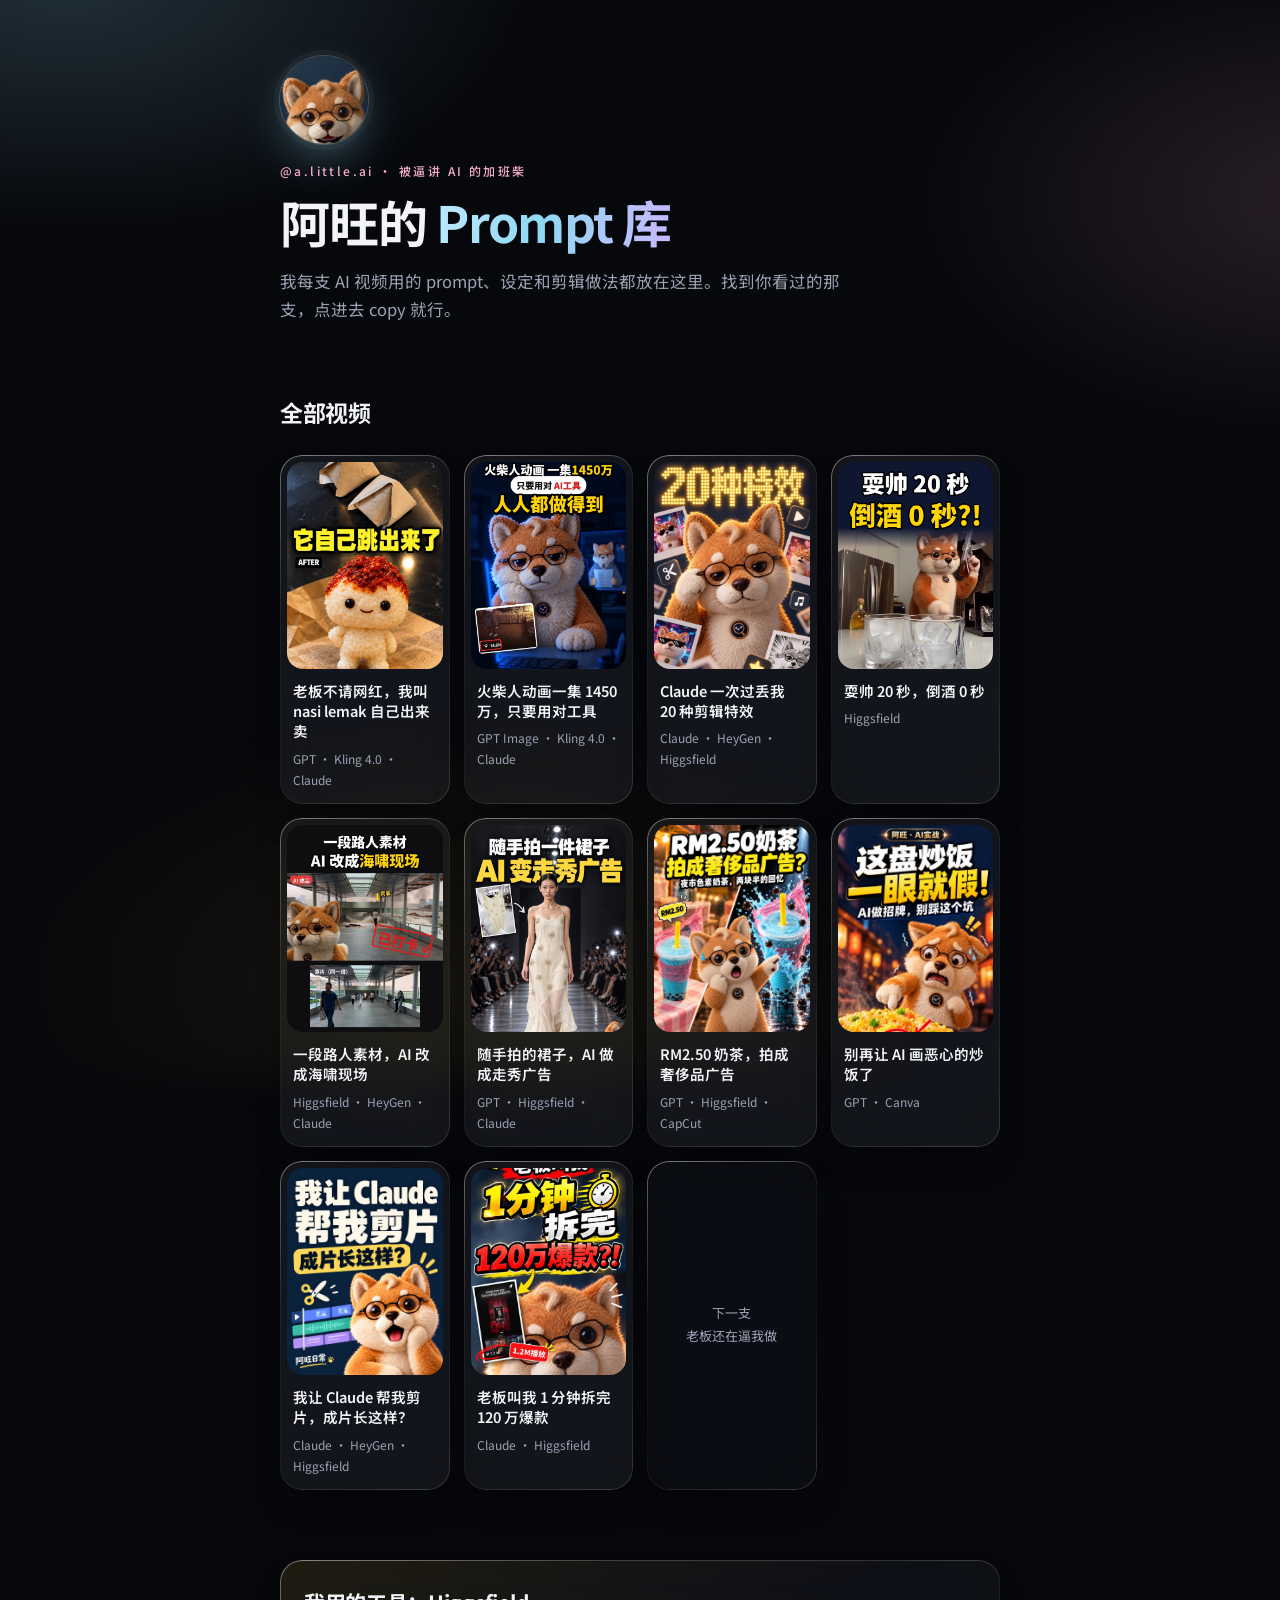
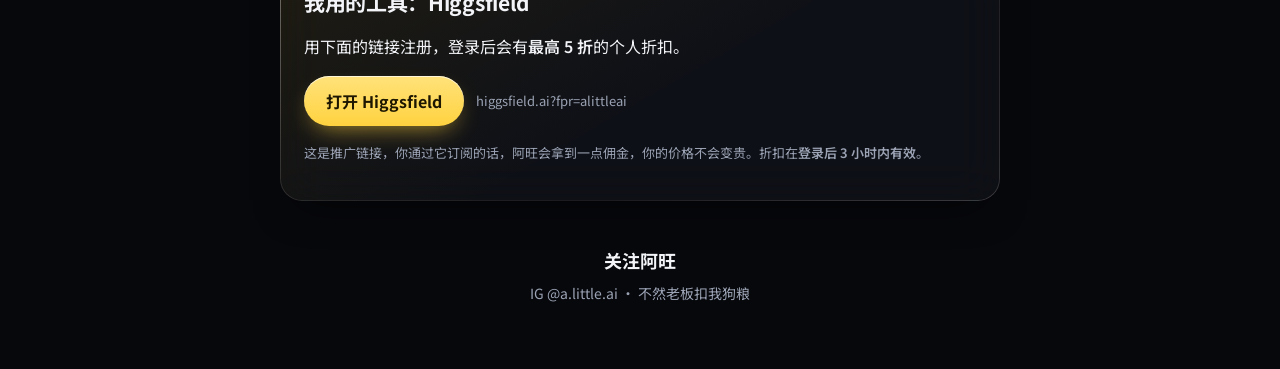
<file: index.html>
<!doctype html>
<html lang="zh-Hans">
<head>
<meta charset="utf-8">
<meta name="viewport" content="width=device-width, initial-scale=1, viewport-fit=cover">
<title>阿旺的 Prompt 库</title>
<meta name="description" content="阿旺每支 AI 视频的完整 prompt、设定和做法，直接 copy 就能用">
<meta property="og:title" content="阿旺的 Prompt 库">
<meta property="og:description" content="阿旺每支 AI 视频的完整 prompt、设定和做法，直接 copy 就能用">
<meta property="og:image" content="https://alittleai.github.io/assets/og-home-v3.jpg">
<meta property="og:image:width" content="1080">
<meta property="og:image:height" content="1350">
<link rel="icon" href="assets/awang.jpg">
<link rel="preconnect" href="https://fonts.googleapis.com">
<link rel="stylesheet" href="https://fonts.googleapis.com/css2?family=Noto+Serif+SC:wght@400;700&family=Noto+Sans+SC:wght@400;500;700&family=JetBrains+Mono:wght@400&display=swap">
<link rel="stylesheet" href="assets/style.css">
</head>
<body>
<div class="wrap">
<header>
  <img class="hero-av" src="assets/awang.jpg" alt="阿旺">
  <div class="eyebrow" style="margin-top:16px;text-transform:none">@a.little.ai · 被逼讲 AI 的加班柴</div>
  <h1>阿旺的 <em>Prompt 库</em></h1>
  <p class="lede">我每支 AI 视频用的 prompt、设定和剪辑做法都放在这里。找到你看过的那支，点进去 copy 就行。</p>
</header>
<section style="border-bottom:none">
  <h2>全部视频</h2>
  <div class="grid">
    <a class="card" href="nasilemak/">
      <img src="assets/nasilemak-cover.jpg" alt="老板不请网红，我叫 nasi lemak 自己出来卖封面">
      <b>老板不请网红，我叫 nasi lemak 自己出来卖</b>
      <span>GPT · Kling 4.0 · Claude</span>
    </a>
    <a class="card" href="stickman/">
      <img src="assets/stickman-cover.jpg" alt="火柴人动画一集1450万，只要用对工具封面">
      <b>火柴人动画一集 1450 万，只要用对工具</b>
      <span>GPT Image · Kling 4.0 · Claude</span>
    </a>
    <a class="card" href="effects/">
      <img src="assets/effects-cover-v2.jpg" alt="Claude 一次过丢我 20 种剪辑特效封面">
      <b>Claude 一次过丢我 20 种剪辑特效</b>
      <span>Claude · HeyGen · Higgsfield</span>
    </a>
    <a class="card" href="bartender/">
      <img src="assets/bartender-cover.jpg" alt="耍帅 20 秒，倒酒 0 秒封面">
      <b>耍帅 20 秒，倒酒 0 秒</b>
      <span>Higgsfield</span>
    </a>
    <a class="card" href="tsunami/">
      <img src="assets/tsunami-cover.jpg" alt="一段路人素材，AI 改成海啸现场封面">
      <b>一段路人素材，AI 改成海啸现场</b>
      <span>Higgsfield · HeyGen · Claude</span>
    </a>
    <a class="card" href="runway/">
      <img src="assets/runway-cover.jpg" alt="随手拍一件裙子，AI 变走秀广告封面" style="object-position:top">
      <b>随手拍的裙子，AI 做成走秀广告</b>
      <span>GPT · Higgsfield · Claude</span>
    </a>
    <a class="card" href="milktea/">
      <img src="assets/milktea-cover.jpg" alt="RM2.50 奶茶拍成奢侈品广告封面">
      <b>RM2.50 奶茶，拍成奢侈品广告</b>
      <span>GPT · Higgsfield · CapCut</span>
    </a>
    <a class="card" href="friedrice/">
      <img src="assets/friedrice-cover.jpg" alt="这盘炒饭一眼就假封面">
      <b>别再让 AI 画恶心的炒饭了</b>
      <span>GPT · Canva</span>
    </a>
    <a class="card" href="cut/">
      <img src="assets/cut-cover-v2.jpg" alt="我让 Claude 帮我剪片，成片长这样？封面">
      <b>我让 Claude 帮我剪片，成片长这样？</b>
      <span>Claude · HeyGen · Higgsfield</span>
    </a>
    <a class="card" href="viral/">
      <img src="assets/viral-cover.jpg" alt="老板叫我1分钟拆完120万爆款封面">
      <b>老板叫我 1 分钟拆完 120 万爆款</b>
      <span>Claude · Higgsfield</span>
    </a>
    <div class="soon">下一支<br>老板还在逼我做</div>
  </div>
</section>
<div class="deal">
  <h2>我用的工具：Higgsfield</h2>
  <p>用下面的链接注册，登录后会有<b>最高 5 折</b>的个人折扣。</p>
  <div class="link-row">
    <a href="https://higgsfield.ai?fpr=alittleai" target="_blank" rel="noopener">打开 Higgsfield</a>
    <span class="small">higgsfield.ai?fpr=alittleai</span>
  </div>
  <p class="small">这是推广链接，你通过它订阅的话，阿旺会拿到一点佣金，你的价格不会变贵。折扣在<b>登录后 3 小时内有效</b>。</p>
</div>
<footer>
  <strong>关注阿旺</strong>
  IG @a.little.ai · 不然老板扣我狗粮
</footer>
</div>
</body>
</html>
</file>
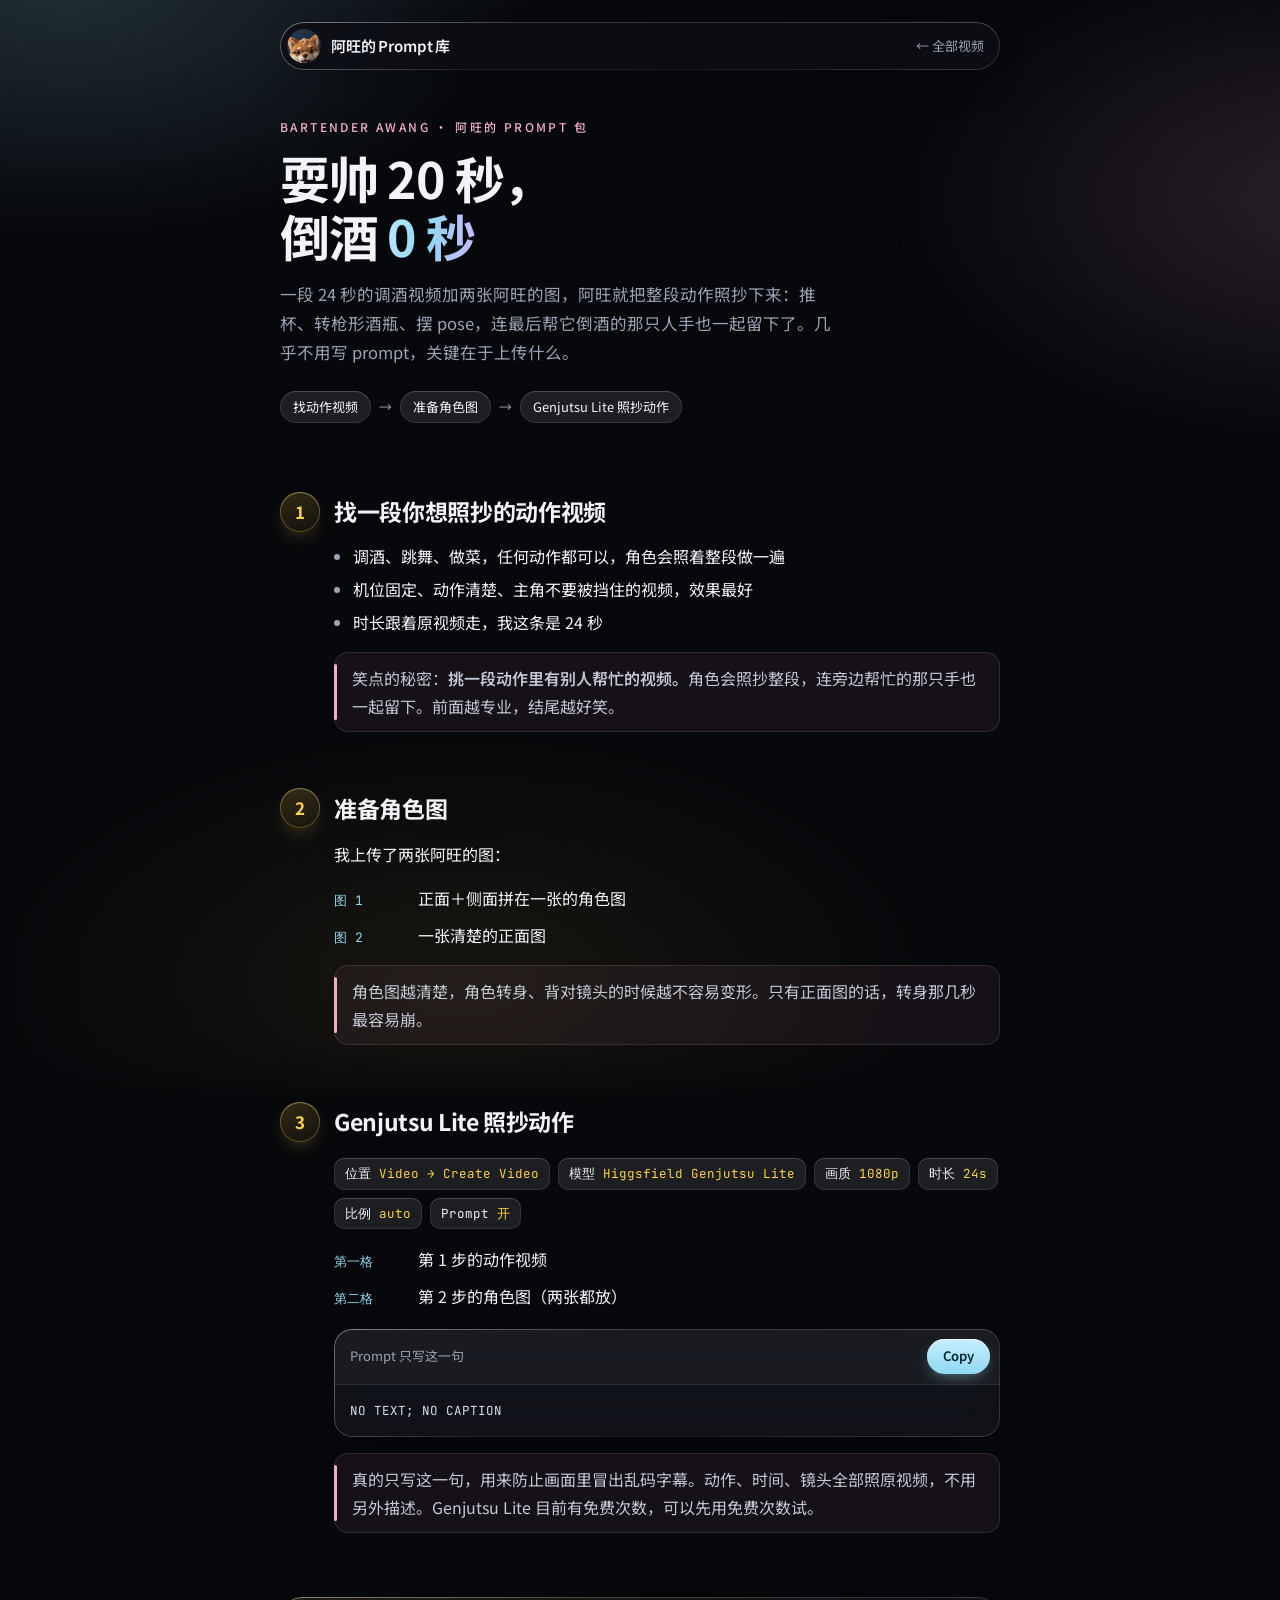
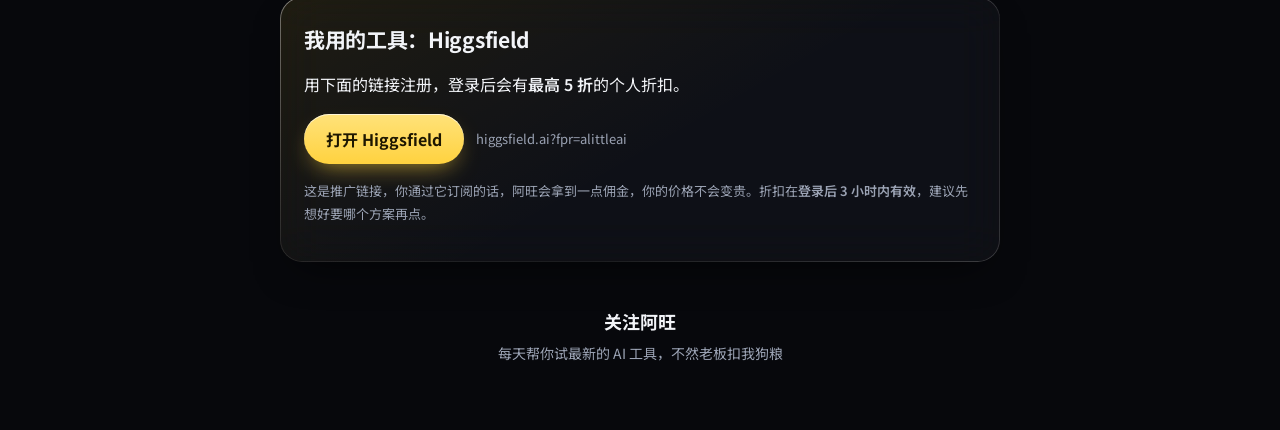
<file: bartender/index.html>
<!doctype html>
<html lang="zh-Hans">
<head>
<meta charset="utf-8">
<meta name="viewport" content="width=device-width, initial-scale=1, viewport-fit=cover">
<title>耍帅 20 秒，倒酒 0 秒 · 阿旺的 Prompt 库</title>
<meta name="description" content="用 Higgsfield Genjutsu Lite 让角色照抄一整段调酒动作：上传什么、prompt 写什么、设定怎么选">
<meta property="og:title" content="耍帅 20 秒，倒酒 0 秒 · 阿旺的 Prompt 库">
<meta property="og:description" content="用 Higgsfield Genjutsu Lite 让角色照抄一整段调酒动作：上传什么、prompt 写什么、设定怎么选">
<meta property="og:image" content="https://alittleai.github.io/assets/bartender-cover.jpg">
<link rel="icon" href="../assets/awang.jpg">
<link rel="preconnect" href="https://fonts.googleapis.com">
<link rel="stylesheet" href="https://fonts.googleapis.com/css2?family=Noto+Serif+SC:wght@400;700&family=Noto+Sans+SC:wght@400;500;700&family=JetBrains+Mono:wght@400&display=swap">
<link rel="stylesheet" href="../assets/style.css">
</head>
<body>
<div class="wrap"><a class="top" href="../"><img src="../assets/awang.jpg" alt=""><span>阿旺的 Prompt 库</span><small>← 全部视频</small></a></div>


<div class="wrap">
<header>
  <div class="eyebrow">Bartender Awang · 阿旺的 Prompt 包</div>
  <h1>耍帅 20 秒，<br>倒酒 <em>0 秒</em></h1>
  <p class="lede">一段 24 秒的调酒视频加两张阿旺的图，阿旺就把整段动作照抄下来：推杯、转枪形酒瓶、摆 pose，连最后帮它倒酒的那只人手也一起留下了。几乎不用写 prompt，关键在于上传什么。</p>
  <div class="flow"><span>找动作视频</span><span class="arrow">→</span><span>准备角色图</span><span class="arrow">→</span><span>Genjutsu Lite 照抄动作</span></div>
</header>

<section>
  <div class="step"><div class="num">1</div><h2>找一段你想照抄的动作视频</h2></div>
  <div class="body">
    <ul>
      <li>调酒、跳舞、做菜，任何动作都可以，角色会照着整段做一遍</li>
      <li>机位固定、动作清楚、主角不要被挡住的视频，效果最好</li>
      <li>时长跟着原视频走，我这条是 24 秒</li>
    </ul>
    <p class="note">笑点的秘密：<b>挑一段动作里有别人帮忙的视频。</b>角色会照抄整段，连旁边帮忙的那只手也一起留下。前面越专业，结尾越好笑。</p>
  </div>
</section>

<section>
  <div class="step"><div class="num">2</div><h2>准备角色图</h2></div>
  <div class="body">
    <p>我上传了两张阿旺的图：</p>
    <ul class="order">
      <li><code>图 1</code><span>正面＋侧面拼在一张的角色图</span></li>
      <li><code>图 2</code><span>一张清楚的正面图</span></li>
    </ul>
    <p class="note">角色图越清楚，角色转身、背对镜头的时候越不容易变形。只有正面图的话，转身那几秒最容易崩。</p>
  </div>
</section>

<section>
  <div class="step"><div class="num">3</div><h2>Genjutsu Lite 照抄动作</h2></div>
  <div class="body">
    <div class="chips">
      <span class="chip">位置 <b>Video → Create Video</b></span>
      <span class="chip">模型 <b>Higgsfield Genjutsu Lite</b></span>
      <span class="chip">画质 <b>1080p</b></span>
      <span class="chip">时长 <b>24s</b></span>
      <span class="chip">比例 <b>auto</b></span>
      <span class="chip">Prompt <b>开</b></span>
    </div>
    <ul class="order">
      <li><code>第一格</code><span>第 1 步的动作视频</span></li>
      <li><code>第二格</code><span>第 2 步的角色图（两张都放）</span></li>
    </ul>
    <div class="prompt">
      <div class="prompt-head"><span>Prompt 只写这一句</span><button class="copy" data-target="p-genjutsu">Copy</button></div>
<pre id="p-genjutsu">NO TEXT; NO CAPTION</pre>
    </div>
    <p class="note">真的只写这一句，用来防止画面里冒出乱码字幕。动作、时间、镜头全部照原视频，不用另外描述。Genjutsu Lite 目前有免费次数，可以先用免费次数试。</p>
  </div>
</section>

<div class="deal">
  <h2>我用的工具：Higgsfield</h2>
  <p>用下面的链接注册，登录后会有<b>最高 5 折</b>的个人折扣。</p>
  <div class="link-row">
    <a href="https://higgsfield.ai?fpr=alittleai" target="_blank" rel="noopener">打开 Higgsfield</a>
    <span class="small">higgsfield.ai?fpr=alittleai</span>
  </div>
  <p class="small">这是推广链接，你通过它订阅的话，阿旺会拿到一点佣金，你的价格不会变贵。折扣在<b>登录后 3 小时内有效</b>，建议先想好要哪个方案再点。</p>
</div>

<footer>
  <strong>关注阿旺</strong>
  每天帮你试最新的 AI 工具，不然老板扣我狗粮
</footer>
</div>

<script>
document.querySelectorAll('.copy').forEach(function(btn){
  btn.addEventListener('click', function(){
    var el = document.getElementById(btn.dataset.target);
    var text = el.textContent;
    function done(){ btn.textContent = '已复制'; btn.classList.add('done');
      setTimeout(function(){ btn.textContent = 'Copy'; btn.classList.remove('done'); }, 1800); }
    function fallback(){
      var r = document.createRange(); r.selectNodeContents(el);
      var s = window.getSelection(); s.removeAllRanges(); s.addRange(r);
      btn.textContent = '已选取，长按复制';
    }
    try {
      navigator.clipboard.writeText(text).then(done, fallback);
    } catch(e){ fallback(); }
  });
});
</script>

</body>
</html>
</file>
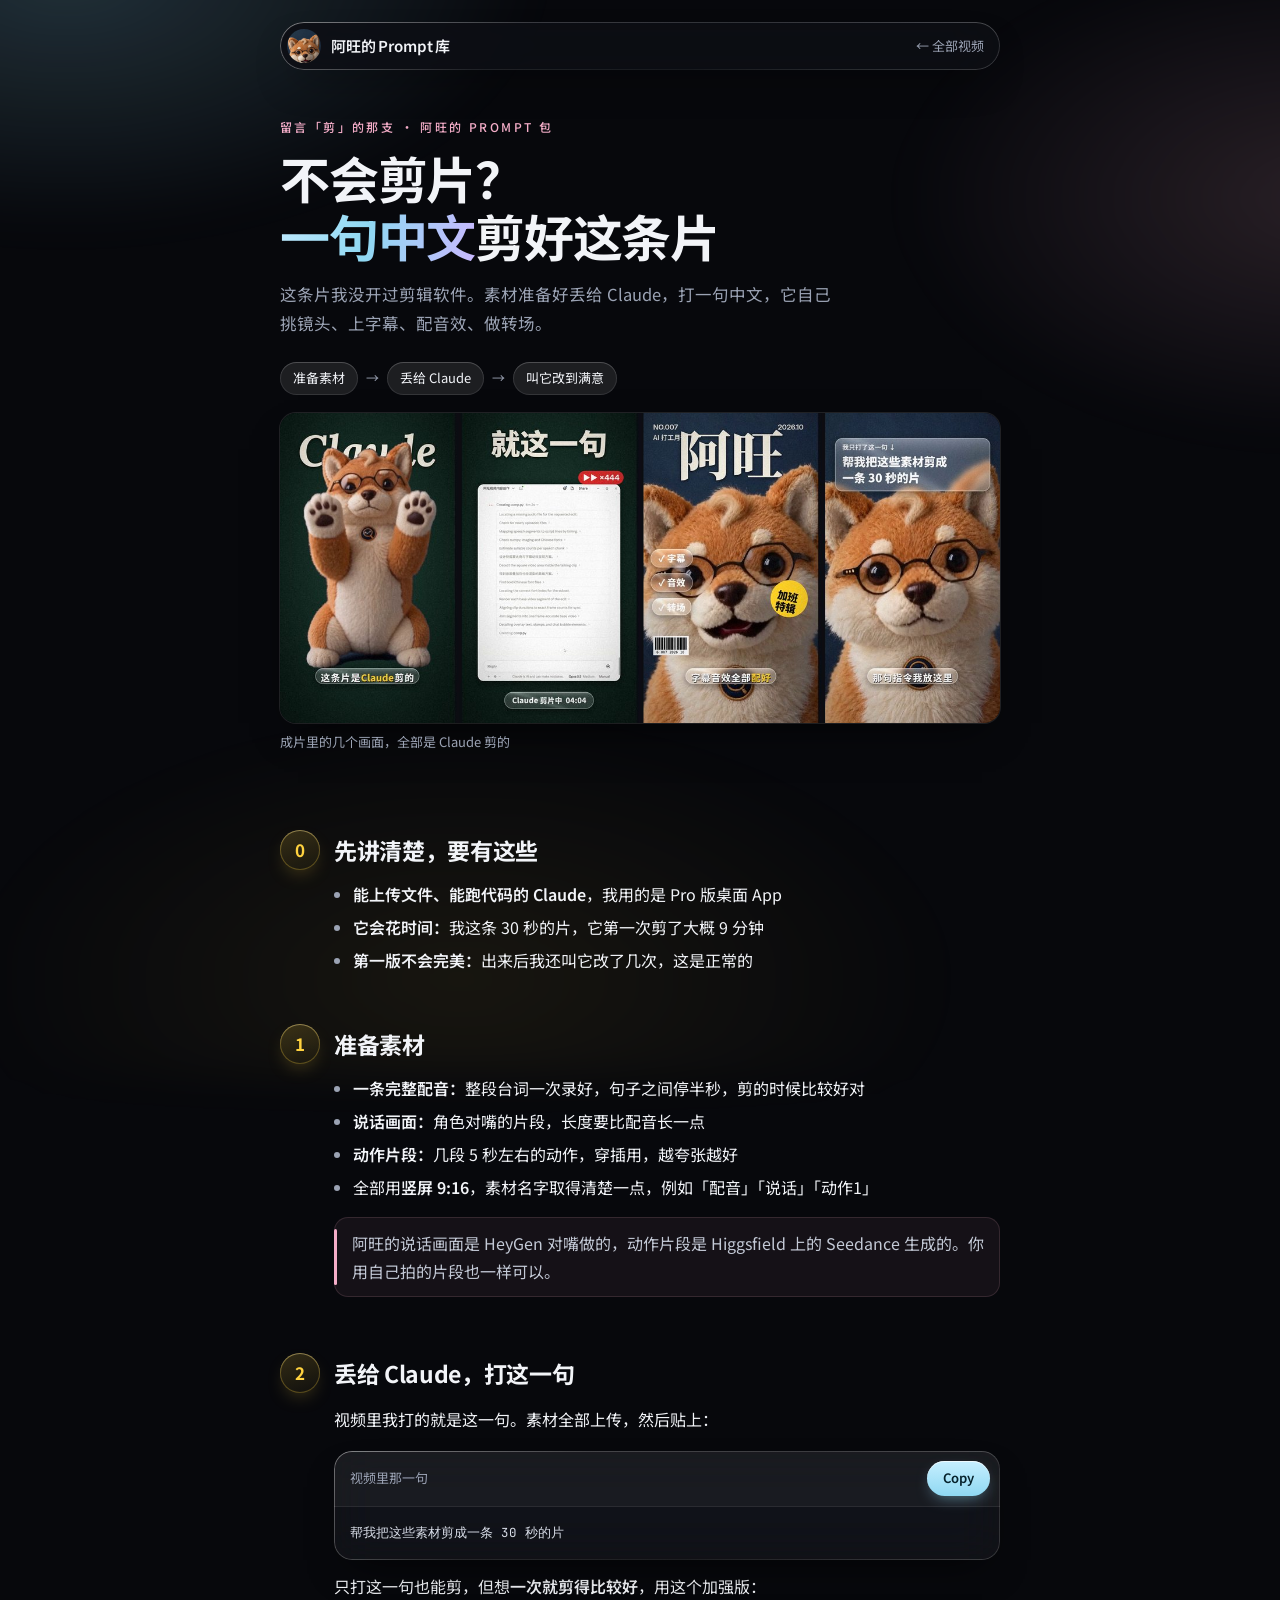
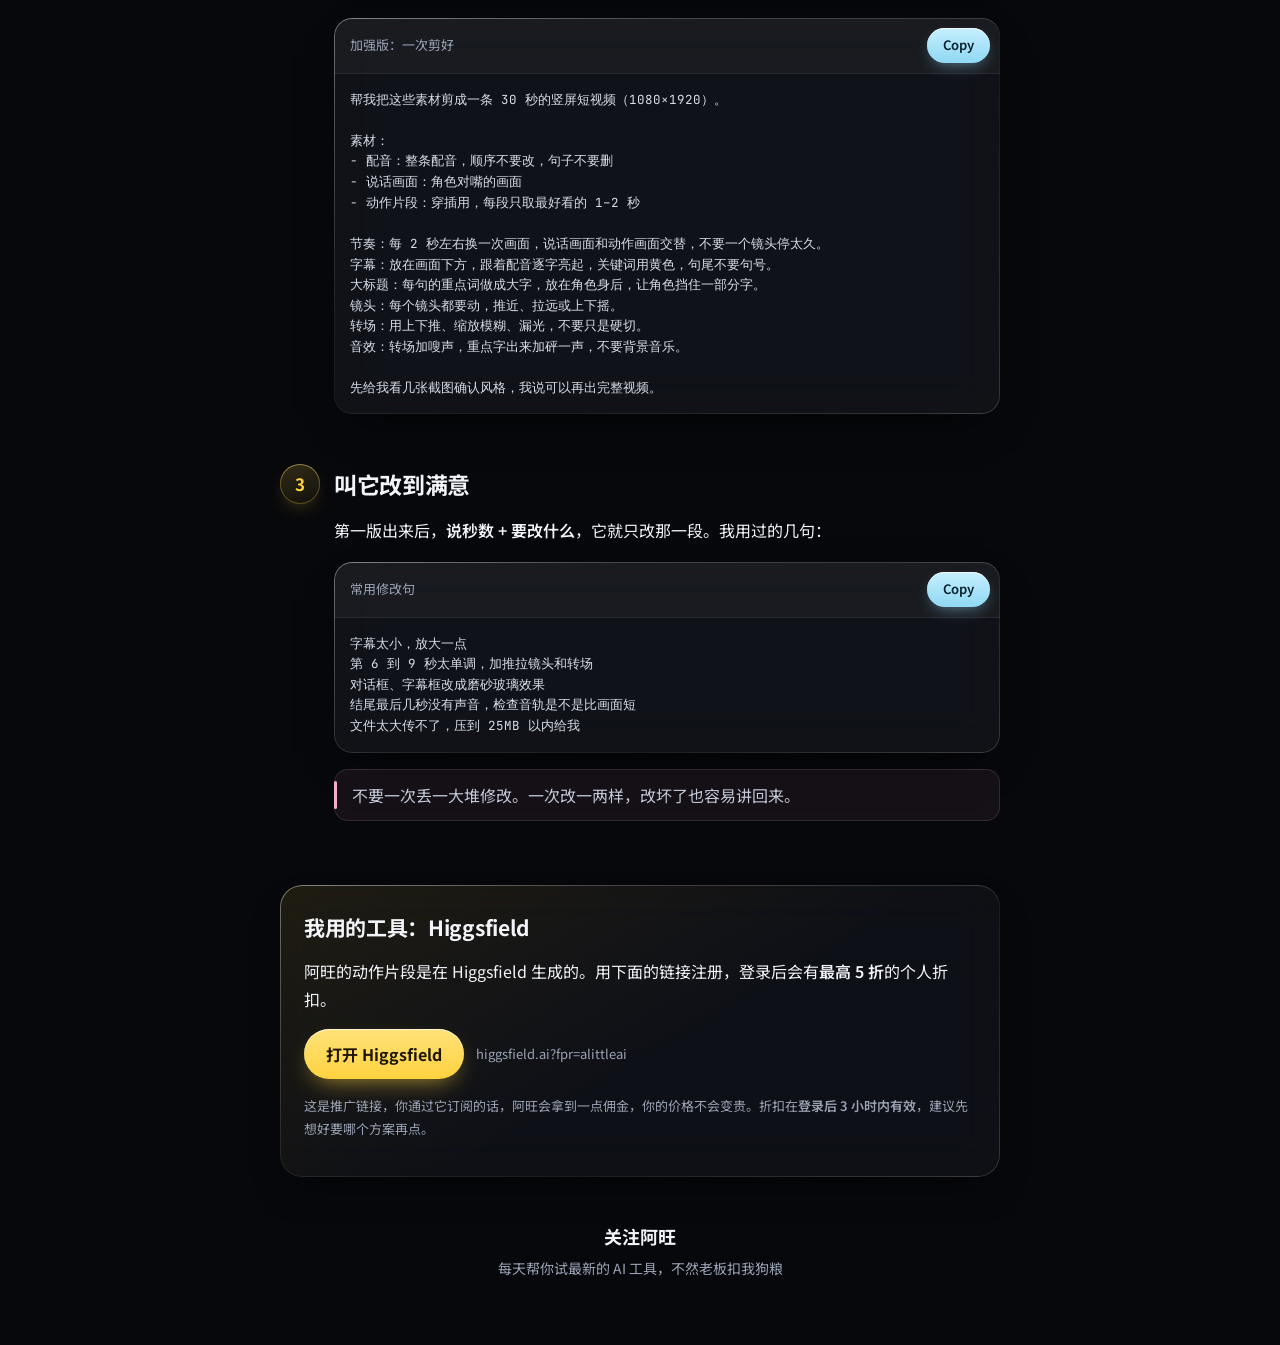
<file: cut/index.html>
<!doctype html>
<html lang="zh-Hans">
<head>
<meta charset="utf-8">
<meta name="viewport" content="width=device-width, initial-scale=1, viewport-fit=cover">
<title>一句中文剪好这条片 · 阿旺的 Prompt 库</title>
<meta name="description" content="不会剪片？把素材丢给 Claude，打一句中文，它帮你剪好整条短视频">
<meta property="og:title" content="一句中文剪好这条片 · 阿旺的 Prompt 库">
<meta property="og:description" content="不会剪片？把素材丢给 Claude，打一句中文，它帮你剪好整条短视频">
<meta property="og:image" content="https://alittleai.github.io/assets/cut-cover-v2.jpg">
<link rel="icon" href="../assets/awang.jpg">
<link rel="preconnect" href="https://fonts.googleapis.com">
<link rel="stylesheet" href="https://fonts.googleapis.com/css2?family=Noto+Serif+SC:wght@400;700&family=Noto+Sans+SC:wght@400;500;700&family=JetBrains+Mono:wght@400&display=swap">
<link rel="stylesheet" href="../assets/style.css">
</head>
<body>
<div class="wrap"><a class="top" href="../"><img src="../assets/awang.jpg" alt=""><span>阿旺的 Prompt 库</span><small>← 全部视频</small></a></div>


<div class="wrap">
<header>
  <div class="eyebrow">留言「剪」的那支 · 阿旺的 Prompt 包</div>
  <h1>不会剪片？<br><em>一句中文</em>剪好这条片</h1>
  <p class="lede">这条片我没开过剪辑软件。素材准备好丢给 Claude，打一句中文，它自己挑镜头、上字幕、配音效、做转场。</p>
  <div class="flow"><span>准备素材</span><span class="arrow">→</span><span>丢给 Claude</span><span class="arrow">→</span><span>叫它改到满意</span></div>
  <img class="shot" src="../assets/cut-frames.jpg" alt="成片截图：Claude 大标题、录屏快进、杂志封面排版、玻璃指令卡片" loading="lazy">
  <p class="cap">成片里的几个画面，全部是 Claude 剪的</p>
</header>

<section>
  <div class="step"><div class="num">0</div><h2>先讲清楚，要有这些</h2></div>
  <div class="body">
    <ul>
      <li><b>能上传文件、能跑代码的 Claude</b>，我用的是 Pro 版桌面 App</li>
      <li><b>它会花时间：</b>我这条 30 秒的片，它第一次剪了大概 9 分钟</li>
      <li><b>第一版不会完美：</b>出来后我还叫它改了几次，这是正常的</li>
    </ul>
  </div>
</section>

<section>
  <div class="step"><div class="num">1</div><h2>准备素材</h2></div>
  <div class="body">
    <ul>
      <li><b>一条完整配音：</b>整段台词一次录好，句子之间停半秒，剪的时候比较好对</li>
      <li><b>说话画面：</b>角色对嘴的片段，长度要比配音长一点</li>
      <li><b>动作片段：</b>几段 5 秒左右的动作，穿插用，越夸张越好</li>
      <li>全部用<b>竖屏 9:16</b>，素材名字取得清楚一点，例如「配音」「说话」「动作1」</li>
    </ul>
    <p class="note">阿旺的说话画面是 HeyGen 对嘴做的，动作片段是 Higgsfield 上的 Seedance 生成的。你用自己拍的片段也一样可以。</p>
  </div>
</section>

<section>
  <div class="step"><div class="num">2</div><h2>丢给 Claude，打这一句</h2></div>
  <div class="body">
    <p>视频里我打的就是这一句。素材全部上传，然后贴上：</p>
    <div class="prompt">
      <div class="prompt-head"><span>视频里那一句</span><button class="copy" data-target="p-one">Copy</button></div>
<pre id="p-one">帮我把这些素材剪成一条 30 秒的片</pre>
    </div>
    <p>只打这一句也能剪，但想<b>一次就剪得比较好</b>，用这个加强版：</p>
    <div class="prompt">
      <div class="prompt-head"><span>加强版：一次剪好</span><button class="copy" data-target="p-full">Copy</button></div>
<pre id="p-full">帮我把这些素材剪成一条 30 秒的竖屏短视频（1080×1920）。

素材：
- 配音：整条配音，顺序不要改，句子不要删
- 说话画面：角色对嘴的画面
- 动作片段：穿插用，每段只取最好看的 1–2 秒

节奏：每 2 秒左右换一次画面，说话画面和动作画面交替，不要一个镜头停太久。
字幕：放在画面下方，跟着配音逐字亮起，关键词用黄色，句尾不要句号。
大标题：每句的重点词做成大字，放在角色身后，让角色挡住一部分字。
镜头：每个镜头都要动，推近、拉远或上下摇。
转场：用上下推、缩放模糊、漏光，不要只是硬切。
音效：转场加嗖声，重点字出来加砰一声，不要背景音乐。

先给我看几张截图确认风格，我说可以再出完整视频。</pre>
    </div>
  </div>
</section>

<section>
  <div class="step"><div class="num">3</div><h2>叫它改到满意</h2></div>
  <div class="body">
    <p>第一版出来后，<b>说秒数 + 要改什么</b>，它就只改那一段。我用过的几句：</p>
    <div class="prompt">
      <div class="prompt-head"><span>常用修改句</span><button class="copy" data-target="p-fix">Copy</button></div>
<pre id="p-fix">字幕太小，放大一点
第 6 到 9 秒太单调，加推拉镜头和转场
对话框、字幕框改成磨砂玻璃效果
结尾最后几秒没有声音，检查音轨是不是比画面短
文件太大传不了，压到 25MB 以内给我</pre>
    </div>
    <p class="note">不要一次丢一大堆修改。一次改一两样，改坏了也容易讲回来。</p>
  </div>
</section>

<div class="deal">
  <h2>我用的工具：Higgsfield</h2>
  <p>阿旺的动作片段是在 Higgsfield 生成的。用下面的链接注册，登录后会有<b>最高 5 折</b>的个人折扣。</p>
  <div class="link-row">
    <a href="https://higgsfield.ai?fpr=alittleai" target="_blank" rel="noopener">打开 Higgsfield</a>
    <span class="small">higgsfield.ai?fpr=alittleai</span>
  </div>
  <p class="small">这是推广链接，你通过它订阅的话，阿旺会拿到一点佣金，你的价格不会变贵。折扣在<b>登录后 3 小时内有效</b>，建议先想好要哪个方案再点。</p>
</div>

<footer>
  <strong>关注阿旺</strong>
  每天帮你试最新的 AI 工具，不然老板扣我狗粮
</footer>
</div>

<script>
document.querySelectorAll('.copy').forEach(function(btn){
  btn.addEventListener('click', function(){
    var el = document.getElementById(btn.dataset.target);
    var text = el.textContent;
    function done(){ btn.textContent = '已复制'; btn.classList.add('done');
      setTimeout(function(){ btn.textContent = 'Copy'; btn.classList.remove('done'); }, 1800); }
    function fallback(){
      var r = document.createRange(); r.selectNodeContents(el);
      var s = window.getSelection(); s.removeAllRanges(); s.addRange(r);
      btn.textContent = '已选取，长按复制';
    }
    try {
      navigator.clipboard.writeText(text).then(done, fallback);
    } catch(e){ fallback(); }
  });
});
</script>

</body>
</html>
</file>
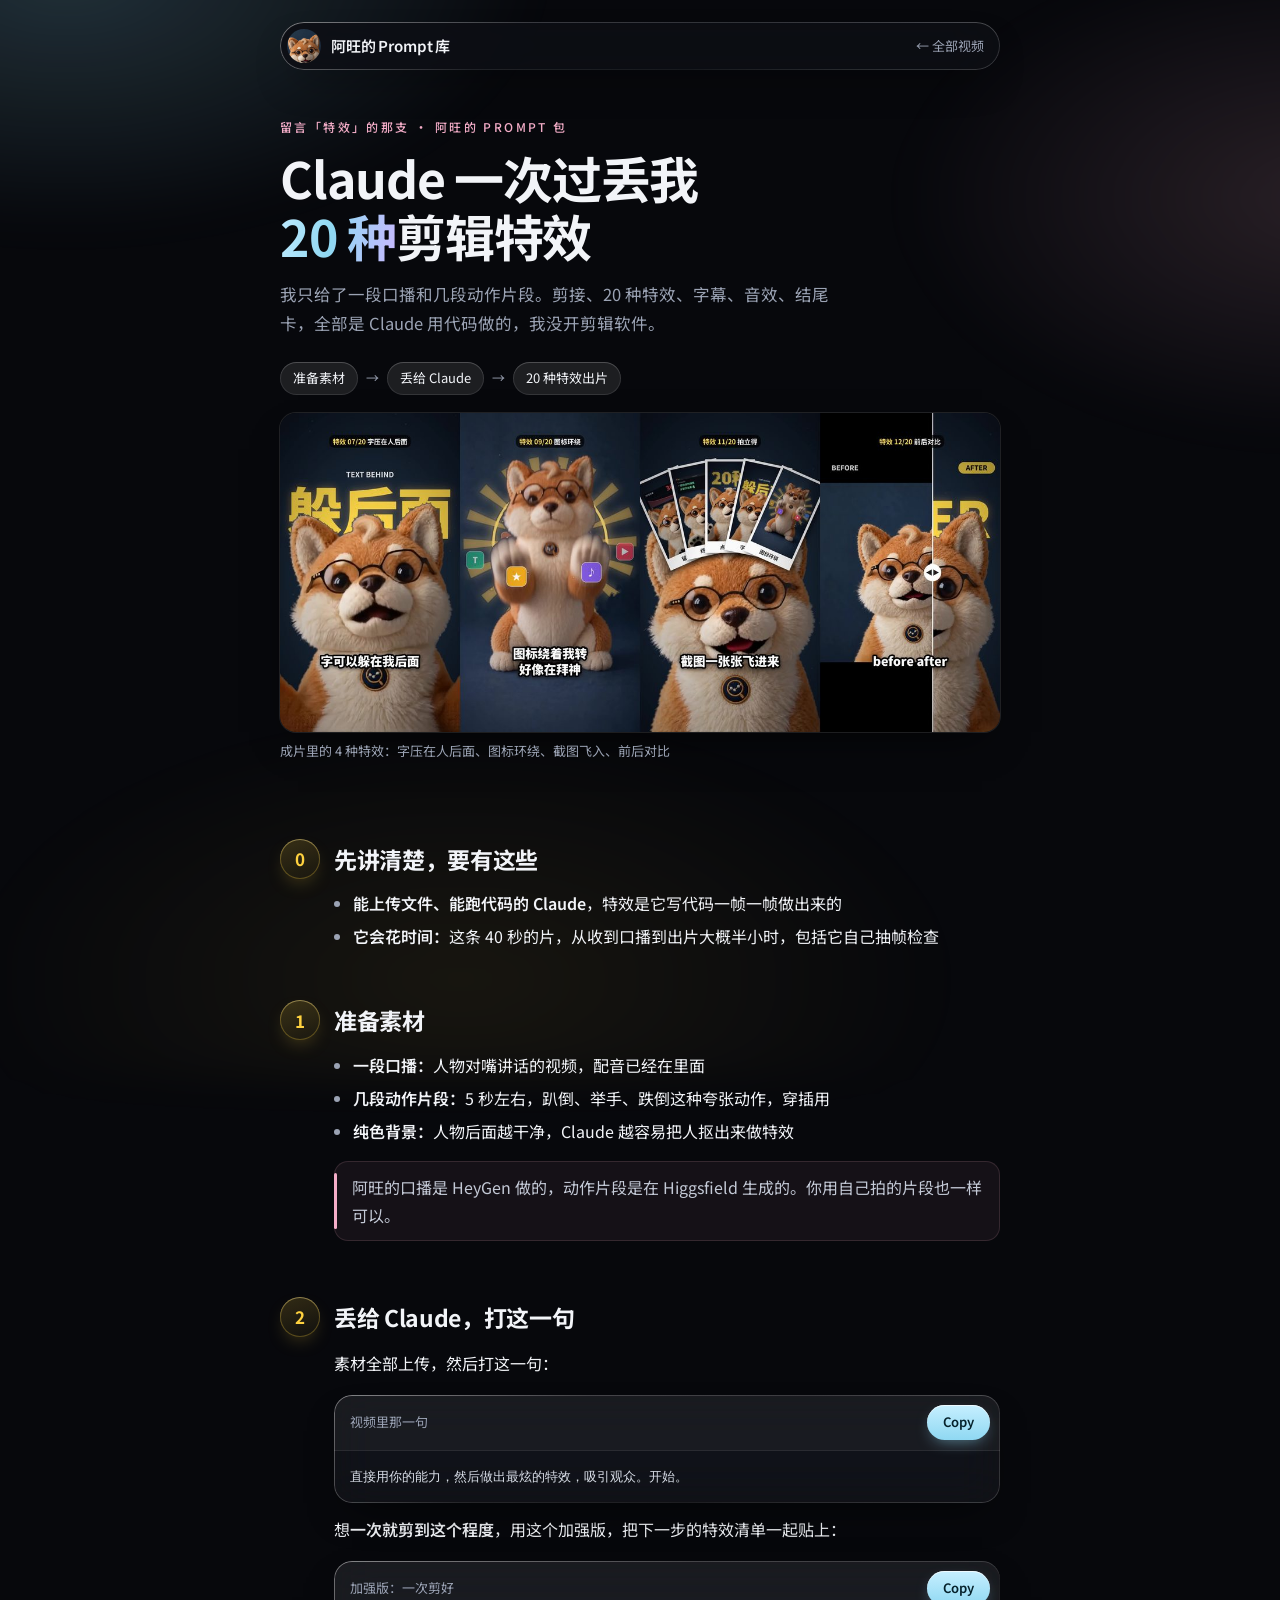
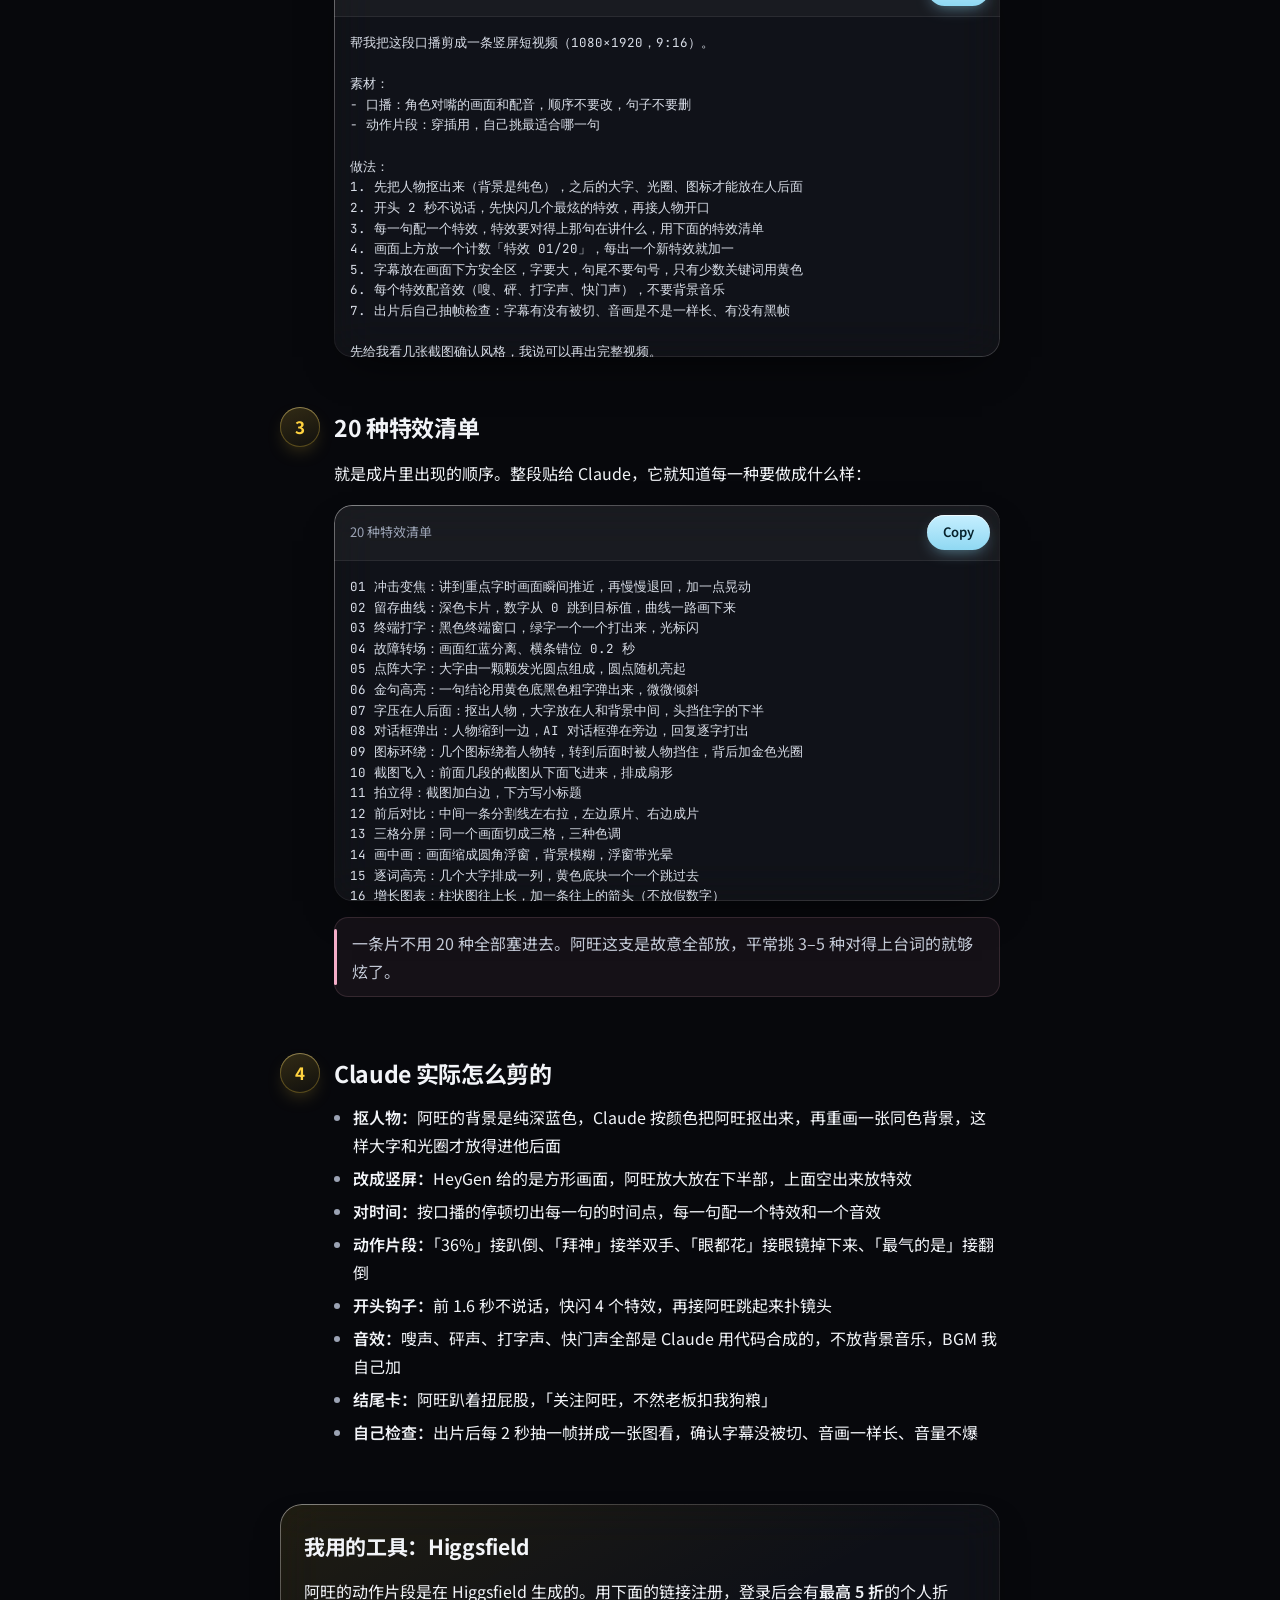
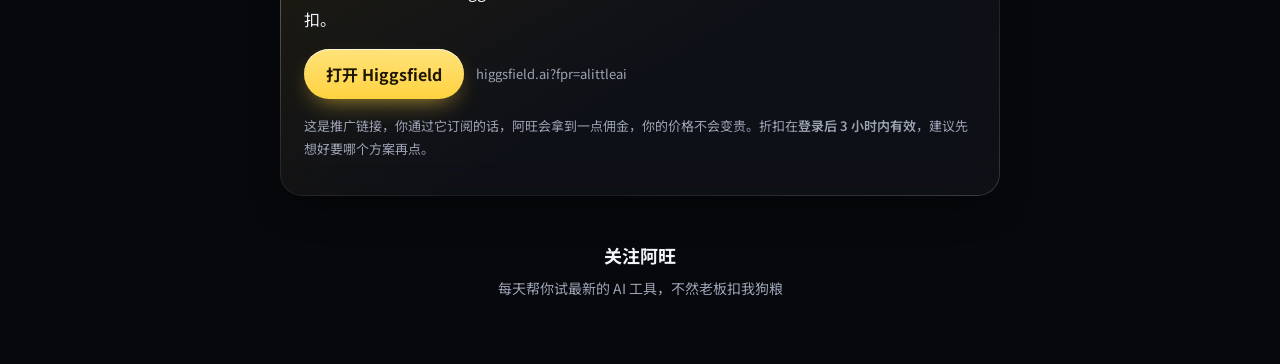
<file: effects/index.html>
<!doctype html>
<html lang="zh-Hans">
<head>
<meta charset="utf-8">
<meta name="viewport" content="width=device-width, initial-scale=1, viewport-fit=cover">
<title>Claude 一次过丢我 20 种剪辑特效 · 阿旺的 Prompt 库</title>
<meta name="description" content="只给一段口播，Claude 一次过做出 20 种剪辑特效：字压在人后面、图标环绕、截图飞入、前后对比……清单和指令都在这里">
<meta property="og:title" content="Claude 一次过丢我 20 种剪辑特效 · 阿旺的 Prompt 库">
<meta property="og:description" content="只给一段口播，Claude 一次过做出 20 种剪辑特效，清单和指令都在这里">
<meta property="og:image" content="https://alittleai.github.io/assets/effects-cover-v2.jpg">
<link rel="icon" href="../assets/awang.jpg">
<link rel="preconnect" href="https://fonts.googleapis.com">
<link rel="stylesheet" href="https://fonts.googleapis.com/css2?family=Noto+Serif+SC:wght@400;700&family=Noto+Sans+SC:wght@400;500;700&family=JetBrains+Mono:wght@400&display=swap">
<link rel="stylesheet" href="../assets/style.css">
</head>
<body>
<div class="wrap"><a class="top" href="../"><img src="../assets/awang.jpg" alt=""><span>阿旺的 Prompt 库</span><small>← 全部视频</small></a></div>


<div class="wrap">
<header>
  <div class="eyebrow">留言「特效」的那支 · 阿旺的 Prompt 包</div>
  <h1>Claude 一次过丢我<br><em>20 种</em>剪辑特效</h1>
  <p class="lede">我只给了一段口播和几段动作片段。剪接、20 种特效、字幕、音效、结尾卡，全部是 Claude 用代码做的，我没开剪辑软件。</p>
  <div class="flow"><span>准备素材</span><span class="arrow">→</span><span>丢给 Claude</span><span class="arrow">→</span><span>20 种特效出片</span></div>
  <img class="shot" src="../assets/effects-frames.jpg" alt="成片截图：字压在人后面、图标环绕、截图飞入、前后对比" loading="lazy">
  <p class="cap">成片里的 4 种特效：字压在人后面、图标环绕、截图飞入、前后对比</p>
</header>

<section>
  <div class="step"><div class="num">0</div><h2>先讲清楚，要有这些</h2></div>
  <div class="body">
    <ul>
      <li><b>能上传文件、能跑代码的 Claude</b>，特效是它写代码一帧一帧做出来的</li>
      <li><b>它会花时间：</b>这条 40 秒的片，从收到口播到出片大概半小时，包括它自己抽帧检查</li>
    </ul>
  </div>
</section>

<section>
  <div class="step"><div class="num">1</div><h2>准备素材</h2></div>
  <div class="body">
    <ul>
      <li><b>一段口播：</b>人物对嘴讲话的视频，配音已经在里面</li>
      <li><b>几段动作片段：</b>5 秒左右，趴倒、举手、跌倒这种夸张动作，穿插用</li>
      <li><b>纯色背景：</b>人物后面越干净，Claude 越容易把人抠出来做特效</li>
    </ul>
    <p class="note">阿旺的口播是 HeyGen 做的，动作片段是在 Higgsfield 生成的。你用自己拍的片段也一样可以。</p>
  </div>
</section>

<section>
  <div class="step"><div class="num">2</div><h2>丢给 Claude，打这一句</h2></div>
  <div class="body">
    <p>素材全部上传，然后打这一句：</p>
    <div class="prompt">
      <div class="prompt-head"><span>视频里那一句</span><button class="copy" data-target="p-one">Copy</button></div>
<pre id="p-one">直接用你的能力，然后做出最炫的特效，吸引观众。开始。</pre>
    </div>
    <p>想<b>一次就剪到这个程度</b>，用这个加强版，把下一步的特效清单一起贴上：</p>
    <div class="prompt">
      <div class="prompt-head"><span>加强版：一次剪好</span><button class="copy" data-target="p-full">Copy</button></div>
<pre id="p-full">帮我把这段口播剪成一条竖屏短视频（1080×1920，9:16）。

素材：
- 口播：角色对嘴的画面和配音，顺序不要改，句子不要删
- 动作片段：穿插用，自己挑最适合哪一句

做法：
1. 先把人物抠出来（背景是纯色），之后的大字、光圈、图标才能放在人后面
2. 开头 2 秒不说话，先快闪几个最炫的特效，再接人物开口
3. 每一句配一个特效，特效要对得上那句在讲什么，用下面的特效清单
4. 画面上方放一个计数「特效 01/20」，每出一个新特效就加一
5. 字幕放在画面下方安全区，字要大，句尾不要句号，只有少数关键词用黄色
6. 每个特效配音效（嗖、砰、打字声、快门声），不要背景音乐
7. 出片后自己抽帧检查：字幕有没有被切、音画是不是一样长、有没有黑帧

先给我看几张截图确认风格，我说可以再出完整视频。</pre>
    </div>
  </div>
</section>

<section>
  <div class="step"><div class="num">3</div><h2>20 种特效清单</h2></div>
  <div class="body">
    <p>就是成片里出现的顺序。整段贴给 Claude，它就知道每一种要做成什么样：</p>
    <div class="prompt">
      <div class="prompt-head"><span>20 种特效清单</span><button class="copy" data-target="p-list">Copy</button></div>
<pre id="p-list">01 冲击变焦：讲到重点字时画面瞬间推近，再慢慢退回，加一点晃动
02 留存曲线：深色卡片，数字从 0 跳到目标值，曲线一路画下来
03 终端打字：黑色终端窗口，绿字一个一个打出来，光标闪
04 故障转场：画面红蓝分离、横条错位 0.2 秒
05 点阵大字：大字由一颗颗发光圆点组成，圆点随机亮起
06 金句高亮：一句结论用黄色底黑色粗字弹出来，微微倾斜
07 字压在人后面：抠出人物，大字放在人和背景中间，头挡住字的下半
08 对话框弹出：人物缩到一边，AI 对话框弹在旁边，回复逐字打出
09 图标环绕：几个图标绕着人物转，转到后面时被人物挡住，背后加金色光圈
10 截图飞入：前面几段的截图从下面飞进来，排成扇形
11 拍立得：截图加白边，下方写小标题
12 前后对比：中间一条分割线左右拉，左边原片、右边成片
13 三格分屏：同一个画面切成三格，三种色调
14 画中画：画面缩成圆角浮窗，背景模糊，浮窗带光晕
15 逐词高亮：几个大字排成一列，黄色底块一个一个跳过去
16 增长图表：柱状图往上长，加一条往上的箭头（不放假数字）
17 提示词并排：上半是画面，下半是提示词，关键句用黄色高亮
18 定格贴纸：人物抠出来加粗白边，像贴纸一样贴在黄色波点背景上
19 闪白转场：画面闪白再淡回来，配快门声
20 方法卡片：01 / 02 / 03 编号卡片一张张弹出，总结步骤</pre>
    </div>
    <p class="note">一条片不用 20 种全部塞进去。阿旺这支是故意全部放，平常挑 3–5 种对得上台词的就够炫了。</p>
  </div>
</section>

<section>
  <div class="step"><div class="num">4</div><h2>Claude 实际怎么剪的</h2></div>
  <div class="body">
    <ul>
      <li><b>抠人物：</b>阿旺的背景是纯深蓝色，Claude 按颜色把阿旺抠出来，再重画一张同色背景，这样大字和光圈才放得进他后面</li>
      <li><b>改成竖屏：</b>HeyGen 给的是方形画面，阿旺放大放在下半部，上面空出来放特效</li>
      <li><b>对时间：</b>按口播的停顿切出每一句的时间点，每一句配一个特效和一个音效</li>
      <li><b>动作片段：</b>「36%」接趴倒、「拜神」接举双手、「眼都花」接眼镜掉下来、「最气的是」接翻倒</li>
      <li><b>开头钩子：</b>前 1.6 秒不说话，快闪 4 个特效，再接阿旺跳起来扑镜头</li>
      <li><b>音效：</b>嗖声、砰声、打字声、快门声全部是 Claude 用代码合成的，不放背景音乐，BGM 我自己加</li>
      <li><b>结尾卡：</b>阿旺趴着扭屁股，「关注阿旺，不然老板扣我狗粮」</li>
      <li><b>自己检查：</b>出片后每 2 秒抽一帧拼成一张图看，确认字幕没被切、音画一样长、音量不爆</li>
    </ul>
  </div>
</section>

<div class="deal">
  <h2>我用的工具：Higgsfield</h2>
  <p>阿旺的动作片段是在 Higgsfield 生成的。用下面的链接注册，登录后会有<b>最高 5 折</b>的个人折扣。</p>
  <div class="link-row">
    <a href="https://higgsfield.ai?fpr=alittleai" target="_blank" rel="noopener">打开 Higgsfield</a>
    <span class="small">higgsfield.ai?fpr=alittleai</span>
  </div>
  <p class="small">这是推广链接，你通过它订阅的话，阿旺会拿到一点佣金，你的价格不会变贵。折扣在<b>登录后 3 小时内有效</b>，建议先想好要哪个方案再点。</p>
</div>

<footer>
  <strong>关注阿旺</strong>
  每天帮你试最新的 AI 工具，不然老板扣我狗粮
</footer>
</div>

<script>
document.querySelectorAll('.copy').forEach(function(btn){
  btn.addEventListener('click', function(){
    var el = document.getElementById(btn.dataset.target);
    var text = el.textContent;
    function done(){ btn.textContent = '已复制'; btn.classList.add('done');
      setTimeout(function(){ btn.textContent = 'Copy'; btn.classList.remove('done'); }, 1800); }
    function fallback(){
      var r = document.createRange(); r.selectNodeContents(el);
      var s = window.getSelection(); s.removeAllRanges(); s.addRange(r);
      btn.textContent = '已选取，长按复制';
    }
    try {
      navigator.clipboard.writeText(text).then(done, fallback);
    } catch(e){ fallback(); }
  });
});
</script>

</body>
</html>
</file>
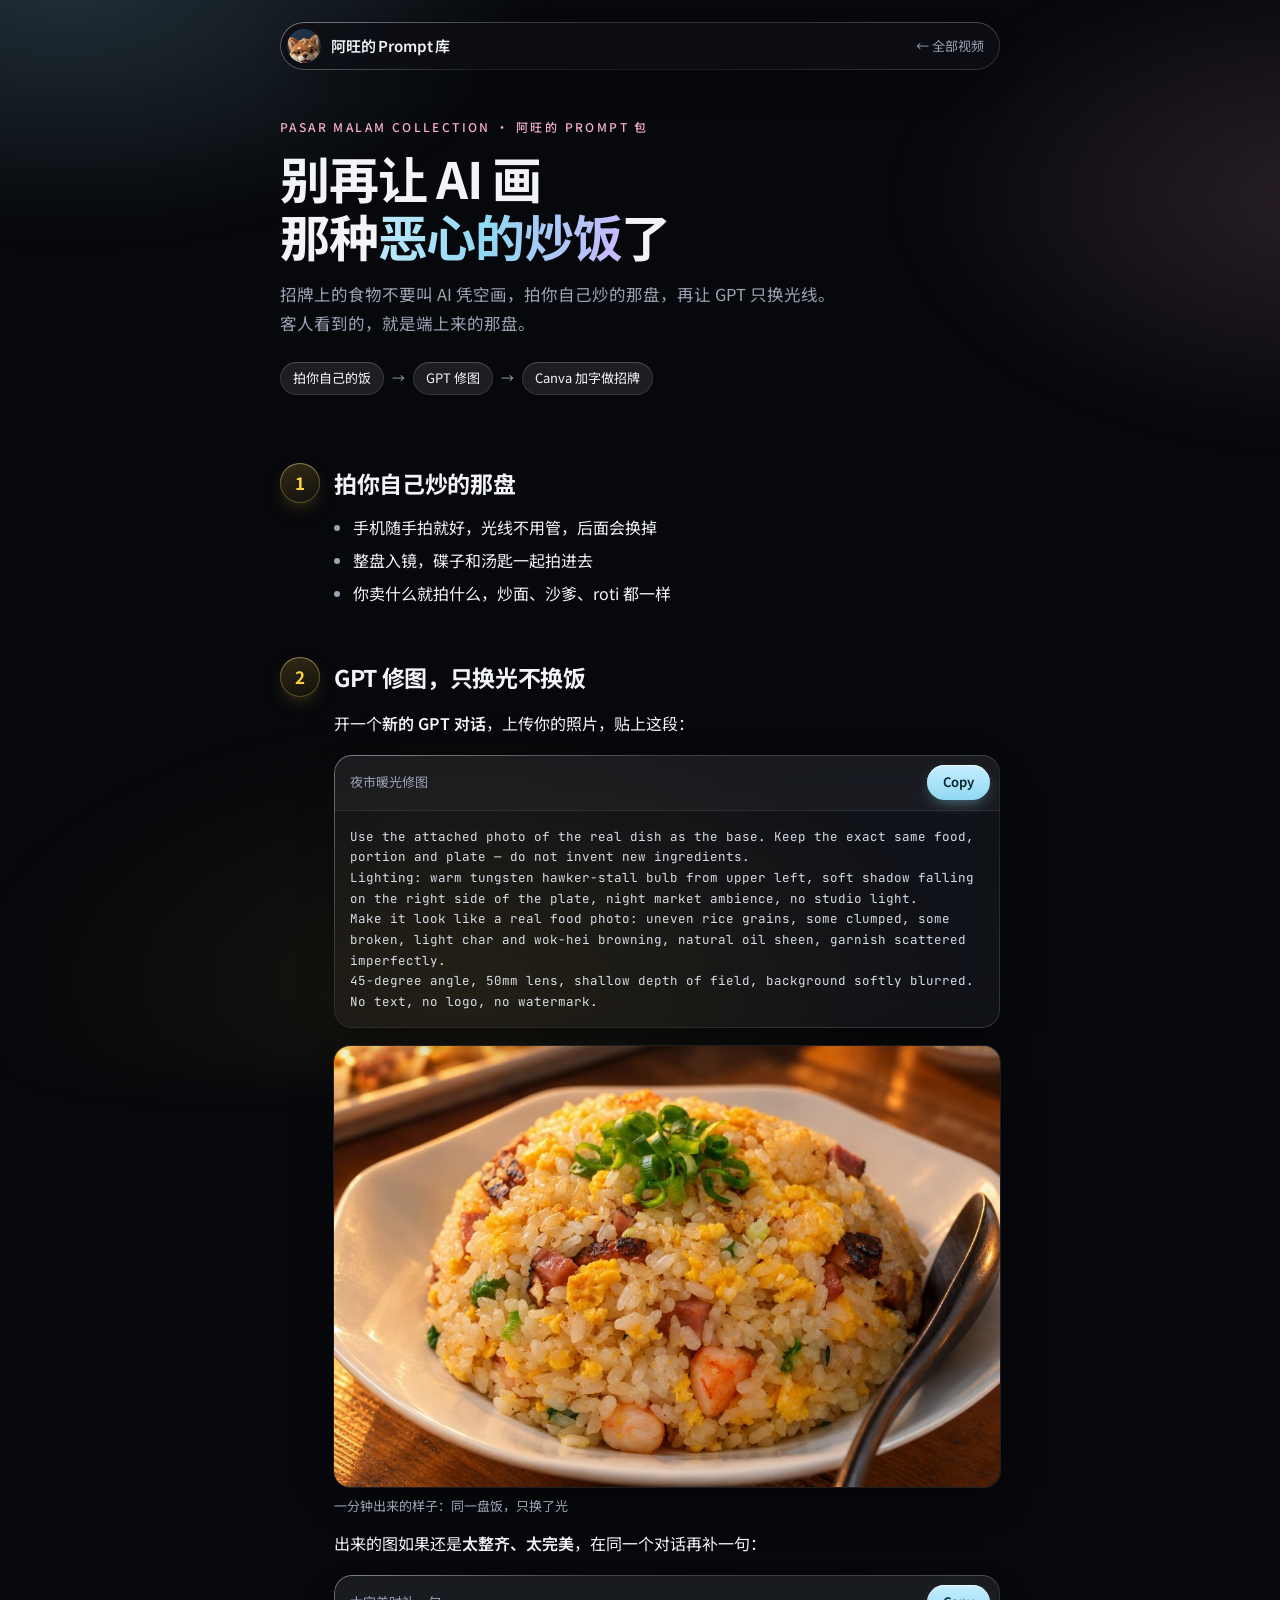
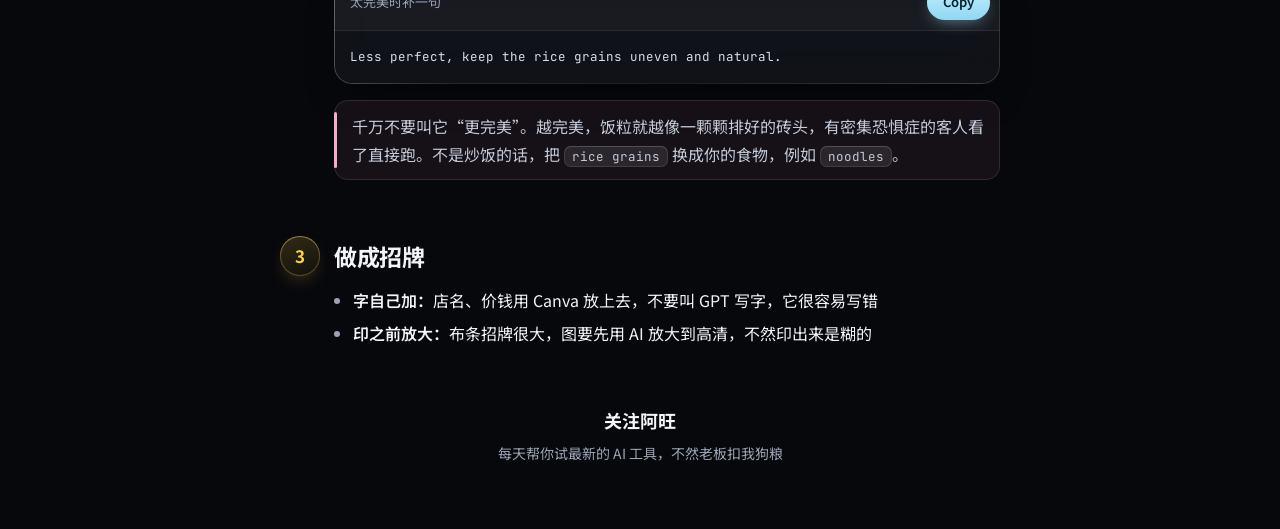
<file: friedrice/index.html>
<!doctype html>
<html lang="zh-Hans">
<head>
<meta charset="utf-8">
<meta name="viewport" content="width=device-width, initial-scale=1, viewport-fit=cover">
<title>夜市招牌炒饭 · 阿旺的 Prompt 库</title>
<meta name="description" content="用 GPT 把你自己炒的那盘拍得好吃，不要变成密集恐惧症的 AI 炒饭">
<meta property="og:title" content="夜市招牌炒饭 · 阿旺的 Prompt 库">
<meta property="og:description" content="用 GPT 把你自己炒的那盘拍得好吃，不要变成密集恐惧症的 AI 炒饭">
<meta property="og:image" content="https://alittleai.github.io/assets/friedrice-cover.jpg">
<link rel="icon" href="../assets/awang.jpg">
<link rel="preconnect" href="https://fonts.googleapis.com">
<link rel="stylesheet" href="https://fonts.googleapis.com/css2?family=Noto+Serif+SC:wght@400;700&family=Noto+Sans+SC:wght@400;500;700&family=JetBrains+Mono:wght@400&display=swap">
<link rel="stylesheet" href="../assets/style.css">
</head>
<body>
<div class="wrap"><a class="top" href="../"><img src="../assets/awang.jpg" alt=""><span>阿旺的 Prompt 库</span><small>← 全部视频</small></a></div>


<div class="wrap">
<header>
  <div class="eyebrow">Pasar Malam Collection · 阿旺的 Prompt 包</div>
  <h1>别再让 AI 画<br>那种<em>恶心的炒饭</em>了</h1>
  <p class="lede">招牌上的食物不要叫 AI 凭空画，拍你自己炒的那盘，再让 GPT 只换光线。客人看到的，就是端上来的那盘。</p>
  <div class="flow"><span>拍你自己的饭</span><span class="arrow">→</span><span>GPT 修图</span><span class="arrow">→</span><span>Canva 加字做招牌</span></div>
</header>

<section>
  <div class="step"><div class="num">1</div><h2>拍你自己炒的那盘</h2></div>
  <div class="body">
    <ul>
      <li>手机随手拍就好，光线不用管，后面会换掉</li>
      <li>整盘入镜，碟子和汤匙一起拍进去</li>
      <li>你卖什么就拍什么，炒面、沙爹、roti 都一样</li>
    </ul>
  </div>
</section>

<section>
  <div class="step"><div class="num">2</div><h2>GPT 修图，只换光不换饭</h2></div>
  <div class="body">
    <p>开一个<b>新的 GPT 对话</b>，上传你的照片，贴上这段：</p>
    <div class="prompt">
      <div class="prompt-head"><span>夜市暖光修图</span><button class="copy" data-target="p-fix">Copy</button></div>
<pre id="p-fix">Use the attached photo of the real dish as the base. Keep the exact same food, portion and plate — do not invent new ingredients.
Lighting: warm tungsten hawker-stall bulb from upper left, soft shadow falling on the right side of the plate, night market ambience, no studio light.
Make it look like a real food photo: uneven rice grains, some clumped, some broken, light char and wok-hei browning, natural oil sheen, garnish scattered imperfectly.
45-degree angle, 50mm lens, shallow depth of field, background softly blurred.
No text, no logo, no watermark.</pre>
    </div>
    <img class="shot" src="../assets/friedrice-after.jpg" alt="GPT 修图后的炒饭：暖黄灯从左上照下来，饭粒有大有小，叉烧有焦边" loading="lazy">
    <p class="cap">一分钟出来的样子：同一盘饭，只换了光</p>

    <p>出来的图如果还是<b>太整齐、太完美</b>，在同一个对话再补一句：</p>
    <div class="prompt">
      <div class="prompt-head"><span>太完美时补一句</span><button class="copy" data-target="p-less">Copy</button></div>
<pre id="p-less">Less perfect, keep the rice grains uneven and natural.</pre>
    </div>
    <p class="note">千万不要叫它“更完美”。越完美，饭粒就越像一颗颗排好的砖头，有密集恐惧症的客人看了直接跑。不是炒饭的话，把 <code class="chip">rice grains</code> 换成你的食物，例如 <code class="chip">noodles</code>。</p>
  </div>
</section>

<section>
  <div class="step"><div class="num">3</div><h2>做成招牌</h2></div>
  <div class="body">
    <ul>
      <li><b>字自己加：</b>店名、价钱用 Canva 放上去，不要叫 GPT 写字，它很容易写错</li>
      <li><b>印之前放大：</b>布条招牌很大，图要先用 AI 放大到高清，不然印出来是糊的</li>
    </ul>
  </div>
</section>

<footer>
  <strong>关注阿旺</strong>
  每天帮你试最新的 AI 工具，不然老板扣我狗粮
</footer>
</div>

<script>
document.querySelectorAll('.copy').forEach(function(btn){
  btn.addEventListener('click', function(){
    var el = document.getElementById(btn.dataset.target);
    var text = el.textContent;
    function done(){ btn.textContent = '已复制'; btn.classList.add('done');
      setTimeout(function(){ btn.textContent = 'Copy'; btn.classList.remove('done'); }, 1800); }
    function fallback(){
      var r = document.createRange(); r.selectNodeContents(el);
      var s = window.getSelection(); s.removeAllRanges(); s.addRange(r);
      btn.textContent = '已选取，长按复制';
    }
    try {
      navigator.clipboard.writeText(text).then(done, fallback);
    } catch(e){ fallback(); }
  });
});
</script>

</body>
</html>
</file>
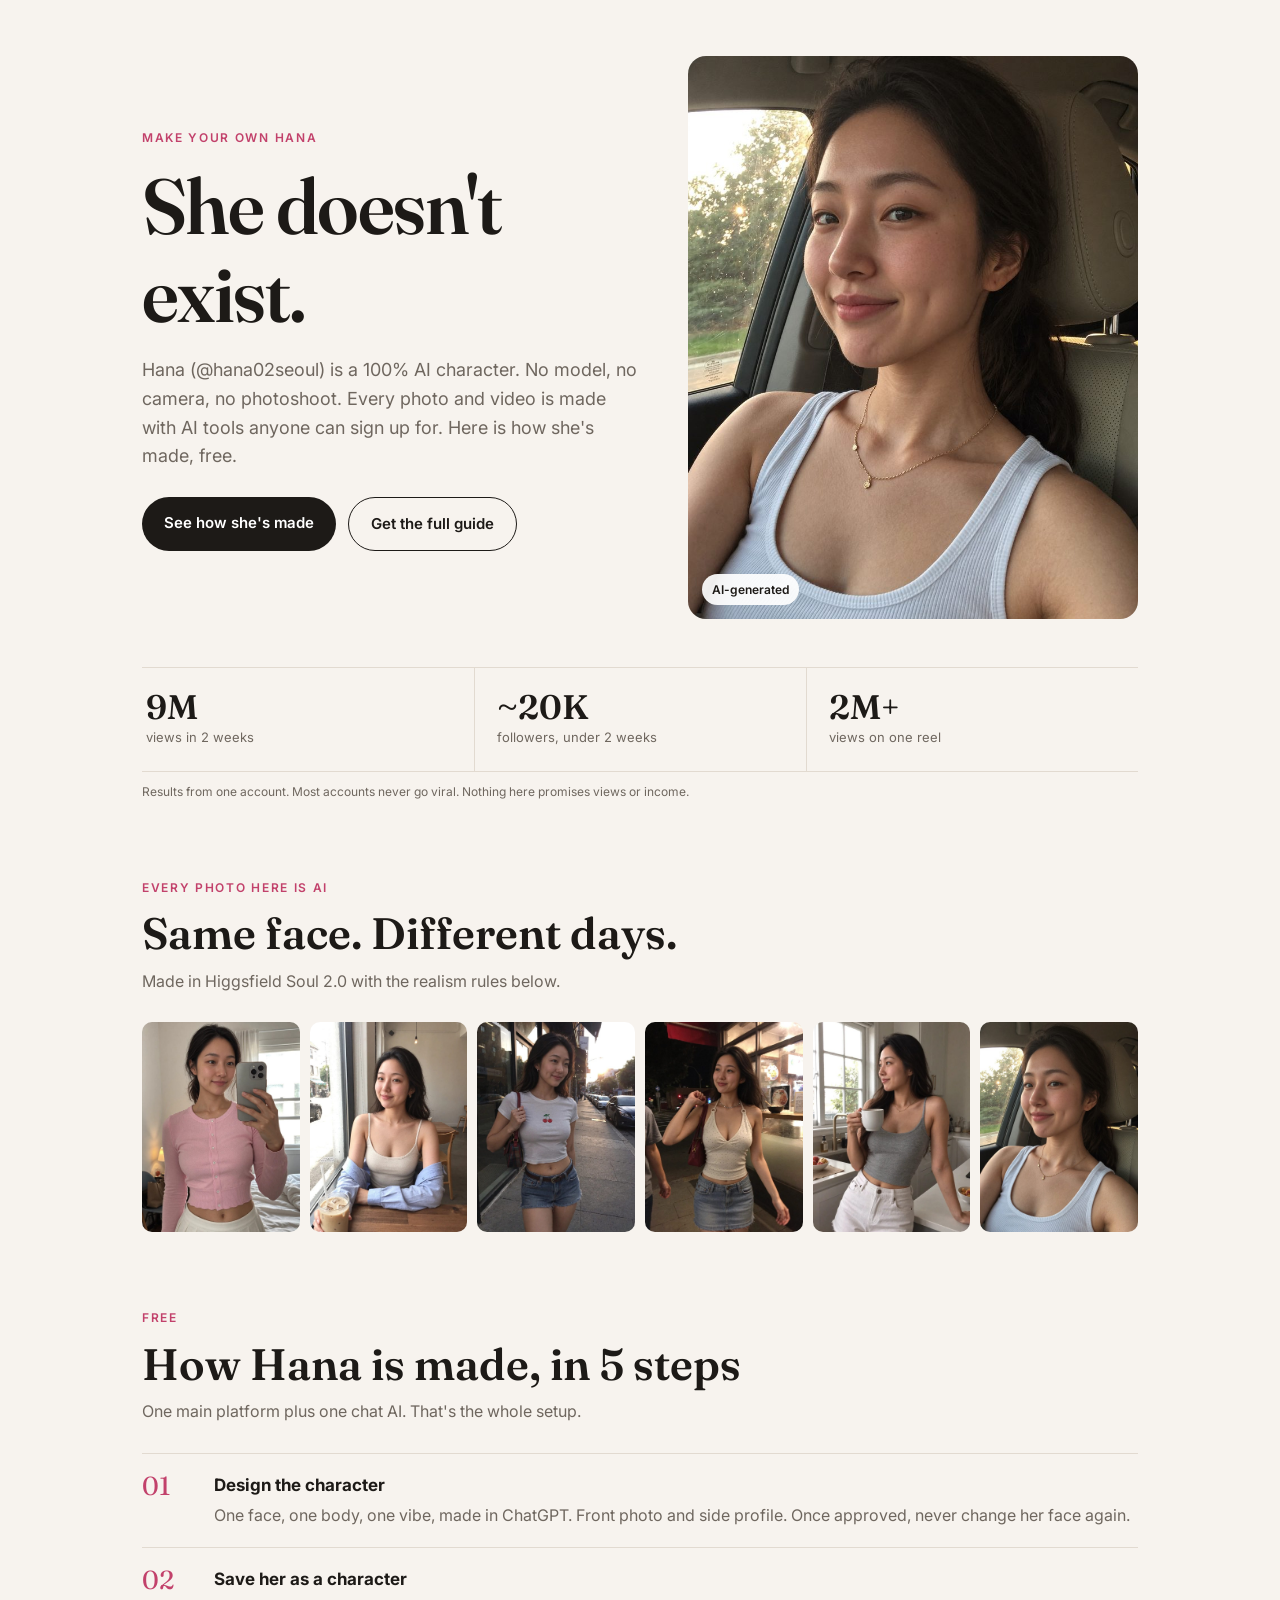
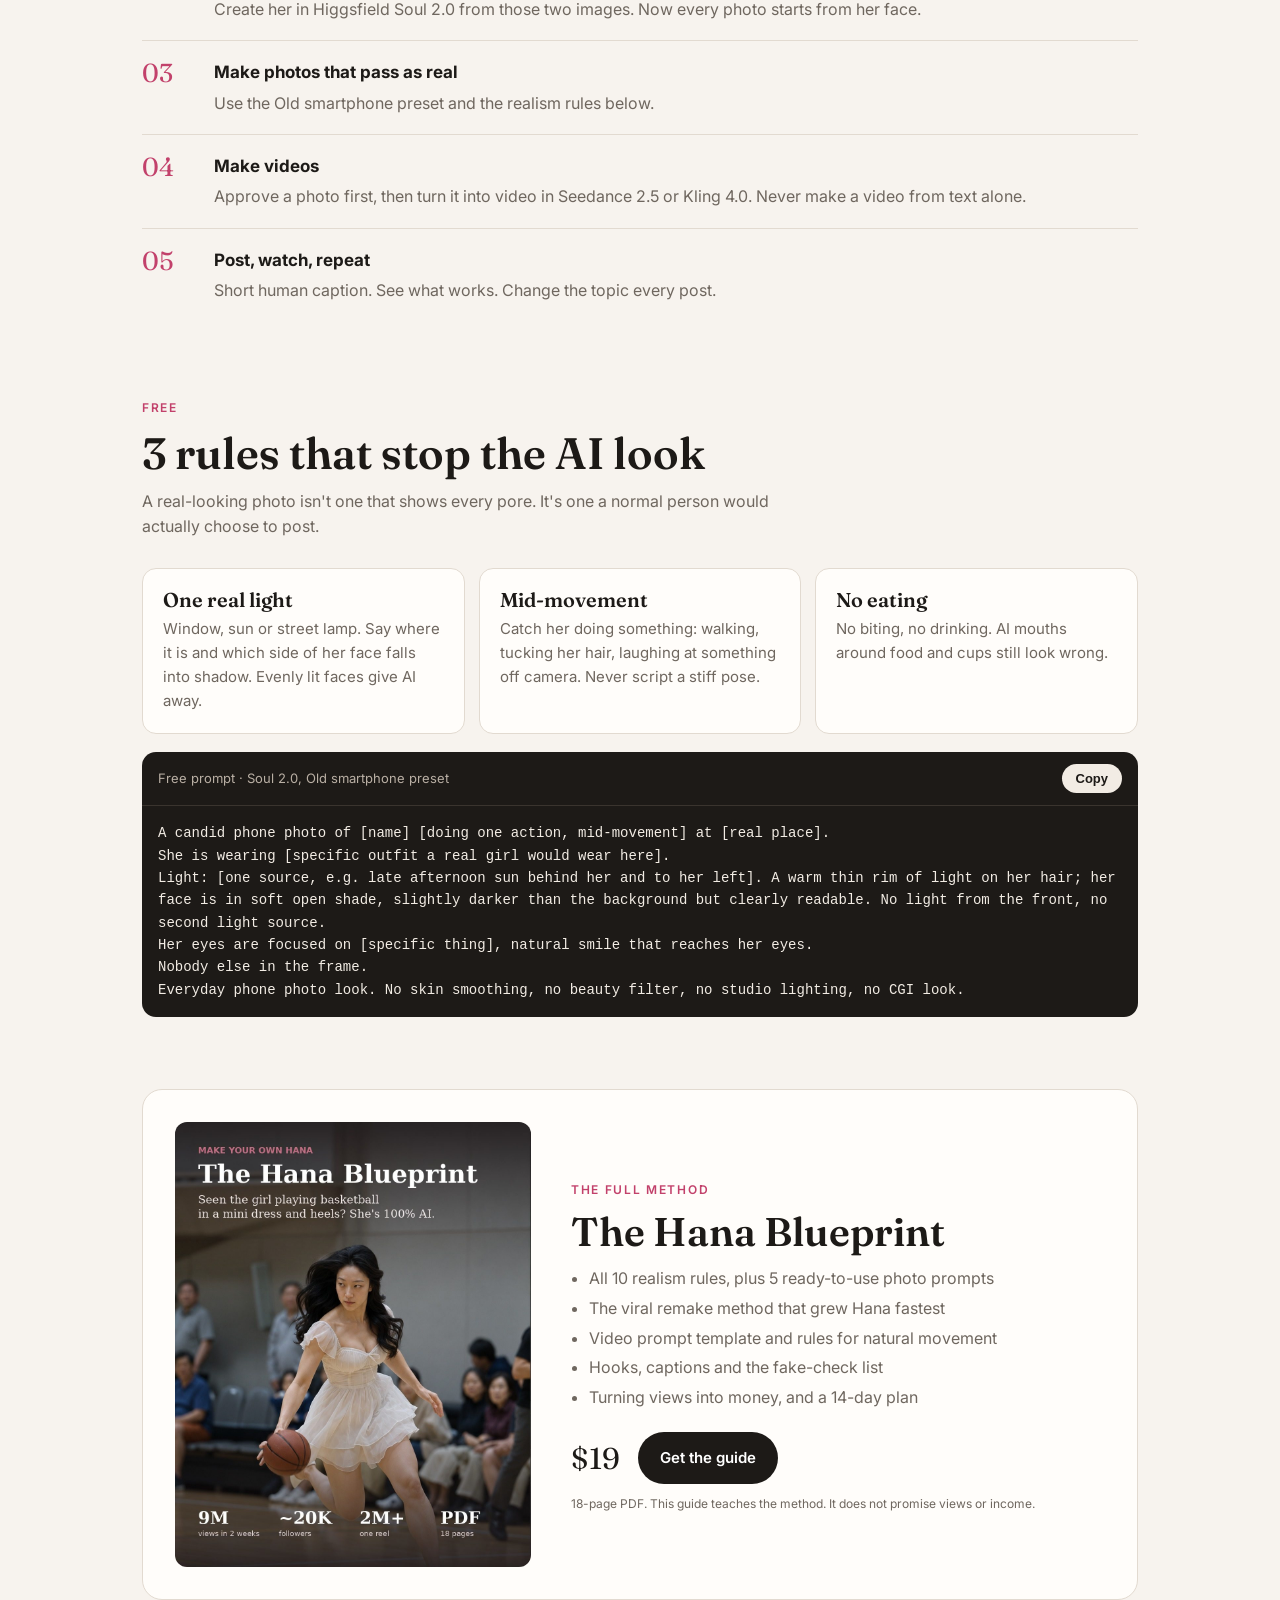
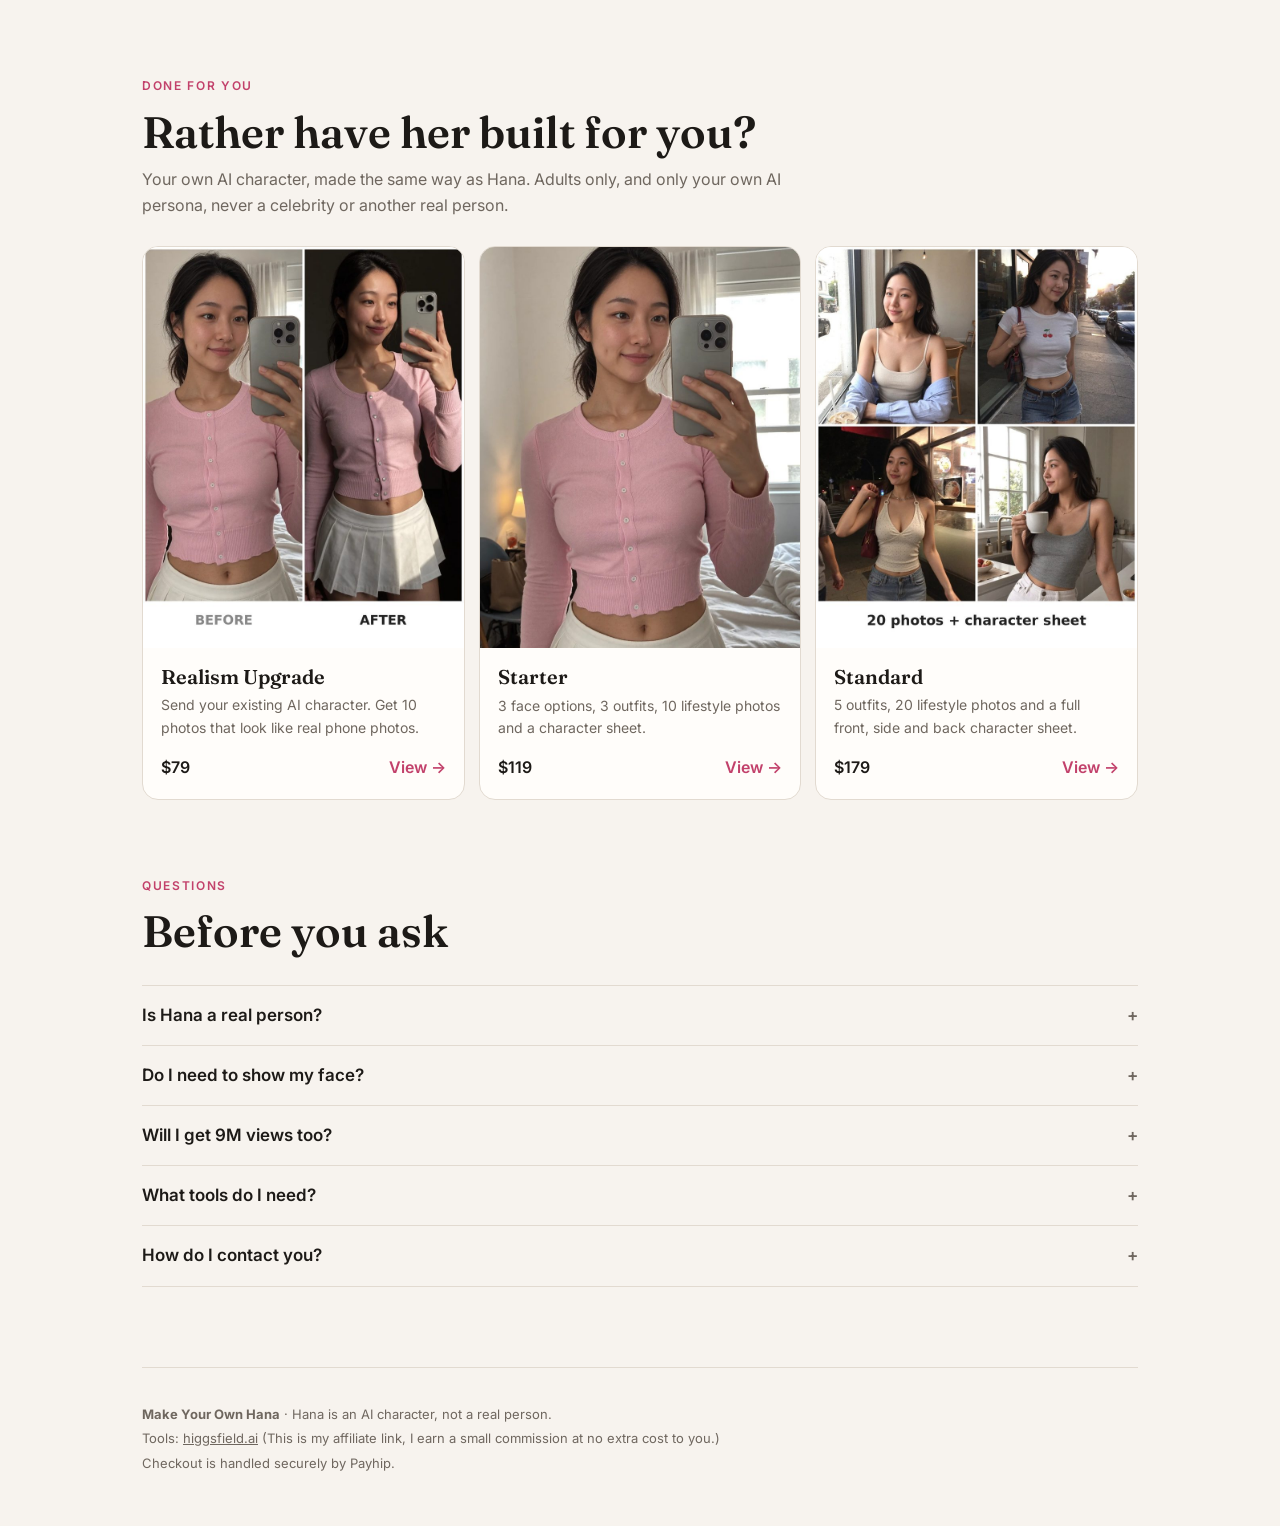
<file: hana/index.html>
<!DOCTYPE html>
<html lang="en">
<head>
<meta charset="utf-8">
<meta name="viewport" content="width=device-width, initial-scale=1">
<title>Hana is AI. Here's how she's made · Make Your Own Hana</title>
<meta name="description" content="Hana (@hana02seoul) is a 100% AI character. See how she is made, for free: the tools, the workflow and a real prompt you can copy.">
<meta property="og:title" content="Hana is AI. Here's how she's made">
<meta property="og:description" content="The tools, the workflow and a free prompt behind an AI character with 9M views in 2 weeks.">
<meta property="og:image" content="https://alittleai.github.io/assets/hana-og.jpg">
<meta property="og:type" content="website">
<link rel="preconnect" href="https://fonts.googleapis.com">
<link rel="preconnect" href="https://fonts.gstatic.com" crossorigin>
<link href="https://fonts.googleapis.com/css2?family=Fraunces:opsz,wght@9..144,500;9..144,600&family=Inter:wght@400;500;600&display=swap" rel="stylesheet">
<style>
  :root{--bg:#f7f3ee;--ink:#1d1a17;--muted:#6f675f;--line:#e2dad0;--accent:#c2416b;--card:#fffdfa}
  *{box-sizing:border-box}
  html{scroll-behavior:smooth}
  body{margin:0;background:var(--bg);color:var(--ink);font:16px/1.6 Inter,system-ui,sans-serif;-webkit-font-smoothing:antialiased}
  a{color:inherit}
  .wrap{max-width:1040px;margin:0 auto;padding:0 22px}
  h1,h2,h3{font-family:Fraunces,Georgia,serif;font-weight:600;line-height:1.12;margin:0}
  .eyebrow{font-size:12px;letter-spacing:.14em;text-transform:uppercase;color:var(--accent);font-weight:600}
  .btn{display:inline-block;background:var(--ink);color:#fff;text-decoration:none;padding:14px 22px;border-radius:999px;font-weight:600;font-size:15px}
  .btn.ghost{background:transparent;color:var(--ink);border:1px solid var(--ink)}
  .btn:hover{opacity:.88}

  /* hero */
  .hero{display:grid;grid-template-columns:1.05fr .95fr;gap:48px;align-items:center;padding:56px 0 40px}
  .hero h1{font-size:clamp(44px,7vw,78px);letter-spacing:-.02em;margin:14px 0 18px}
  .hero p.lede{font-size:18px;color:var(--muted);max-width:30em;margin:0 0 26px}
  .hero .ctas{display:flex;gap:12px;flex-wrap:wrap}
  .hero figure{margin:0;position:relative}
  .hero figure img{width:100%;border-radius:18px;display:block;aspect-ratio:4/5;object-fit:cover}
  .tag{position:absolute;left:14px;bottom:14px;background:rgba(255,255,255,.92);font-size:12px;font-weight:600;padding:6px 10px;border-radius:999px}

  .stats{display:grid;grid-template-columns:repeat(3,1fr);border-top:1px solid var(--line);border-bottom:1px solid var(--line);margin:8px 0 0}
  .stats div{padding:22px 4px}
  .stats div+div{border-left:1px solid var(--line);padding-left:22px}
  .stats b{display:block;font-family:Fraunces,Georgia,serif;font-size:34px;font-weight:600;line-height:1}
  .stats span{font-size:13px;color:var(--muted)}
  .note-sm{font-size:12px;color:var(--muted);margin:10px 0 0}

  section{padding:72px 0 0}
  .head{max-width:640px;margin-bottom:28px}
  .head h2{font-size:clamp(30px,4.4vw,44px);margin:10px 0 10px}
  .head p{color:var(--muted);margin:0}

  .gallery{display:grid;grid-template-columns:repeat(6,1fr);gap:10px}
  .gallery img{width:100%;aspect-ratio:3/4;object-fit:cover;border-radius:10px;display:block}

  ol.flow{list-style:none;padding:0;margin:0;counter-reset:s;display:grid;gap:0}
  ol.flow li{counter-increment:s;display:grid;grid-template-columns:56px 1fr;gap:4px 16px;padding:18px 0;border-top:1px solid var(--line)}
  ol.flow li::before{content:counter(s,decimal-leading-zero);font-family:Fraunces,Georgia,serif;font-size:26px;color:var(--accent);grid-row:span 2;line-height:1.1}
  ol.flow b{font-size:17px}
  ol.flow span{color:var(--muted)}

  .rules{display:grid;grid-template-columns:repeat(3,1fr);gap:14px}
  .rule{background:var(--card);border:1px solid var(--line);border-radius:14px;padding:20px}
  .rule h3{font-size:20px;margin-bottom:6px}
  .rule p{margin:0;color:var(--muted);font-size:15px}

  .prompt{background:#1d1a17;color:#f2ece4;border-radius:14px;margin-top:18px;overflow:hidden}
  .prompt-head{display:flex;justify-content:space-between;align-items:center;padding:12px 16px;border-bottom:1px solid #3a342e;font-size:13px;color:#b9afa4}
  .copy{background:#f2ece4;color:#1d1a17;border:0;border-radius:999px;padding:7px 14px;font-weight:600;font-size:13px;cursor:pointer}
  .prompt pre{margin:0;padding:16px;white-space:pre-wrap;font:14px/1.6 ui-monospace,SFMono-Regular,Menlo,monospace}

  .offer{display:grid;grid-template-columns:.8fr 1.2fr;gap:40px;align-items:center;background:var(--card);border:1px solid var(--line);border-radius:20px;padding:32px}
  .offer img{width:100%;border-radius:12px;display:block}
  .offer h2{font-size:clamp(28px,4vw,40px);margin:8px 0 12px}
  .offer ul{padding-left:18px;margin:0 0 22px;color:var(--muted)}
  .offer ul li{margin:4px 0}
  .price{font-family:Fraunces,Georgia,serif;font-size:30px;margin-right:14px;vertical-align:middle}

  .pkgs{display:grid;grid-template-columns:repeat(3,1fr);gap:14px}
  .pkg{background:var(--card);border:1px solid var(--line);border-radius:16px;overflow:hidden;display:flex;flex-direction:column;text-decoration:none}
  .pkg img{width:100%;aspect-ratio:4/5;object-fit:cover;display:block}
  .pkg div{padding:18px;display:flex;flex-direction:column;gap:6px;flex:1}
  .pkg h3{font-size:20px}
  .pkg p{margin:0;color:var(--muted);font-size:14px;flex:1}
  .pkg .row{display:flex;justify-content:space-between;align-items:center;margin-top:10px;font-weight:600}
  .pkg .row em{font-style:normal;color:var(--accent)}

  .faq details{border-top:1px solid var(--line);padding:16px 0}
  .faq details:last-child{border-bottom:1px solid var(--line)}
  .faq summary{cursor:pointer;font-weight:600;font-size:17px;list-style:none}
  .faq summary::-webkit-details-marker{display:none}
  .faq summary::after{content:"+";float:right;color:var(--muted)}
  .faq details[open] summary::after{content:"–"}
  .faq p{color:var(--muted);margin:10px 0 0}

  footer{margin-top:80px;padding:32px 0 48px;border-top:1px solid var(--line);font-size:13px;color:var(--muted)}
  footer p{margin:4px 0}

  @media (max-width:820px){
    .hero{grid-template-columns:1fr;gap:28px;padding-top:32px}
    .hero figure{order:-1}
    .gallery{grid-template-columns:repeat(3,1fr)}
    .rules,.pkgs{grid-template-columns:1fr}
    .offer{grid-template-columns:1fr;padding:22px;gap:22px}
    .stats b{font-size:26px}
    .stats div+div{padding-left:14px}
    section{padding-top:56px}
  }
</style>
</head>
<body>
<div class="wrap">

  <header class="hero">
    <div>
      <span class="eyebrow">Make Your Own Hana</span>
      <h1>She doesn't exist.</h1>
      <p class="lede">Hana (@hana02seoul) is a 100% AI character. No model, no camera, no photoshoot. Every photo and video is made with AI tools anyone can sign up for. Here is how she's made, free.</p>
      <div class="ctas">
        <a class="btn" href="#free">See how she's made</a>
        <a class="btn ghost" href="#guide">Get the full guide</a>
      </div>
    </div>
    <figure>
      <img src="../assets/hana-car.jpg" alt="AI-generated photo of Hana in a car at golden hour">
      <span class="tag">AI-generated</span>
    </figure>
  </header>

  <div class="stats">
    <div><b>9M</b><span>views in 2 weeks</span></div>
    <div><b>~20K</b><span>followers, under 2 weeks</span></div>
    <div><b>2M+</b><span>views on one reel</span></div>
  </div>
  <p class="note-sm">Results from one account. Most accounts never go viral. Nothing here promises views or income.</p>

  <section>
    <div class="head">
      <span class="eyebrow">Every photo here is AI</span>
      <h2>Same face. Different days.</h2>
      <p>Made in Higgsfield Soul 2.0 with the realism rules below.</p>
    </div>
    <div class="gallery">
      <img src="../assets/hana-mirror.jpg" alt="AI photo: mirror selfie" loading="lazy">
      <img src="../assets/hana-cafe.jpg" alt="AI photo: cafe" loading="lazy">
      <img src="../assets/hana-street.jpg" alt="AI photo: street" loading="lazy">
      <img src="../assets/hana-night.jpg" alt="AI photo: night walk" loading="lazy">
      <img src="../assets/hana-kitchen.jpg" alt="AI photo: kitchen" loading="lazy">
      <img src="../assets/hana-car.jpg" alt="AI photo: car" loading="lazy">
    </div>
  </section>

  <section id="free">
    <div class="head">
      <span class="eyebrow">Free</span>
      <h2>How Hana is made, in 5 steps</h2>
      <p>One main platform plus one chat AI. That's the whole setup.</p>
    </div>
    <ol class="flow">
      <li><b>Design the character</b><span>One face, one body, one vibe, made in ChatGPT. Front photo and side profile. Once approved, never change her face again.</span></li>
      <li><b>Save her as a character</b><span>Create her in Higgsfield Soul 2.0 from those two images. Now every photo starts from her face.</span></li>
      <li><b>Make photos that pass as real</b><span>Use the Old smartphone preset and the realism rules below.</span></li>
      <li><b>Make videos</b><span>Approve a photo first, then turn it into video in Seedance 2.5 or Kling 4.0. Never make a video from text alone.</span></li>
      <li><b>Post, watch, repeat</b><span>Short human caption. See what works. Change the topic every post.</span></li>
    </ol>
  </section>

  <section>
    <div class="head">
      <span class="eyebrow">Free</span>
      <h2>3 rules that stop the AI look</h2>
      <p>A real-looking photo isn't one that shows every pore. It's one a normal person would actually choose to post.</p>
    </div>
    <div class="rules">
      <div class="rule"><h3>One real light</h3><p>Window, sun or street lamp. Say where it is and which side of her face falls into shadow. Evenly lit faces give AI away.</p></div>
      <div class="rule"><h3>Mid-movement</h3><p>Catch her doing something: walking, tucking her hair, laughing at something off camera. Never script a stiff pose.</p></div>
      <div class="rule"><h3>No eating</h3><p>No biting, no drinking. AI mouths around food and cups still look wrong.</p></div>
    </div>

    <div class="prompt">
      <div class="prompt-head"><span>Free prompt · Soul 2.0, Old smartphone preset</span><button class="copy" data-target="p-photo">Copy</button></div>
<pre id="p-photo">A candid phone photo of [name] [doing one action, mid-movement] at [real place].
She is wearing [specific outfit a real girl would wear here].
Light: [one source, e.g. late afternoon sun behind her and to her left]. A warm thin rim of light on her hair; her face is in soft open shade, slightly darker than the background but clearly readable. No light from the front, no second light source.
Her eyes are focused on [specific thing], natural smile that reaches her eyes.
Nobody else in the frame.
Everyday phone photo look. No skin smoothing, no beauty filter, no studio lighting, no CGI look.</pre>
    </div>
  </section>

  <section id="guide">
    <div class="offer">
      <img src="../assets/hana-blueprint.jpg" alt="The Hana Blueprint cover" loading="lazy">
      <div>
        <span class="eyebrow">The full method</span>
        <h2>The Hana Blueprint</h2>
        <ul>
          <li>All 10 realism rules, plus 5 ready-to-use photo prompts</li>
          <li>The viral remake method that grew Hana fastest</li>
          <li>Video prompt template and rules for natural movement</li>
          <li>Hooks, captions and the fake-check list</li>
          <li>Turning views into money, and a 14-day plan</li>
        </ul>
        <span class="price">$19</span>
        <a class="btn" href="https://payhip.com/b/Blaw1">Get the guide</a>
        <p class="note-sm">18-page PDF. This guide teaches the method. It does not promise views or income.</p>
      </div>
    </div>
  </section>

  <section>
    <div class="head">
      <span class="eyebrow">Done for you</span>
      <h2>Rather have her built for you?</h2>
      <p>Your own AI character, made the same way as Hana. Adults only, and only your own AI persona, never a celebrity or another real person.</p>
    </div>
    <div class="pkgs">
      <a class="pkg" href="https://payhip.com/b/854OE">
        <img src="../assets/hana-realism.jpg" alt="Realism upgrade before and after" loading="lazy">
        <div><h3>Realism Upgrade</h3><p>Send your existing AI character. Get 10 photos that look like real phone photos.</p><span class="row">$79 <em>View →</em></span></div>
      </a>
      <a class="pkg" href="https://payhip.com/b/GBrcQ">
        <img src="../assets/hana-mirror.jpg" alt="Starter package example" loading="lazy">
        <div><h3>Starter</h3><p>3 face options, 3 outfits, 10 lifestyle photos and a character sheet.</p><span class="row">$119 <em>View →</em></span></div>
      </a>
      <a class="pkg" href="https://payhip.com/b/8gdJG">
        <img src="../assets/hana-standard.jpg" alt="Standard package example" loading="lazy">
        <div><h3>Standard</h3><p>5 outfits, 20 lifestyle photos and a full front, side and back character sheet.</p><span class="row">$179 <em>View →</em></span></div>
      </a>
    </div>
  </section>

  <section class="faq">
    <div class="head"><span class="eyebrow">Questions</span><h2>Before you ask</h2></div>
    <details><summary>Is Hana a real person?</summary><p>No. Hana is fully AI-generated. Her account uses Instagram's AI label.</p></details>
    <details><summary>Do I need to show my face?</summary><p>No. That's the point. The character is the face.</p></details>
    <details><summary>Will I get 9M views too?</summary><p>Nobody can promise that. Hana's numbers come from one account. Most accounts never go viral. What you get is the method and the mistakes to avoid.</p></details>
    <details><summary>What tools do I need?</summary><p>Higgsfield for photos and videos, and ChatGPT for the first face design. Check current prices yourself before you pay.</p></details>
    <details><summary>How do I contact you?</summary><p>Email <a href="mailto:hana02seoul@gmail.com">hana02seoul@gmail.com</a>.</p></details>
  </section>

  <footer>
    <p><b>Make Your Own Hana</b> · Hana is an AI character, not a real person.</p>
    <p>Tools: <a href="https://higgsfield.ai?fpr=alittleai">higgsfield.ai</a> (This is my affiliate link, I earn a small commission at no extra cost to you.)</p>
    <p>Checkout is handled securely by Payhip.</p>
  </footer>

</div>
<script>
document.querySelectorAll('.copy').forEach(function(btn){
  btn.addEventListener('click',function(){
    var t=document.getElementById(btn.dataset.target).innerText;
    function done(){btn.textContent='Copied';setTimeout(function(){btn.textContent='Copy'},1600)}
    if(navigator.clipboard&&window.isSecureContext){navigator.clipboard.writeText(t).then(done,fallback)}else{fallback()}
    function fallback(){var a=document.createElement('textarea');a.value=t;document.body.appendChild(a);a.select();try{document.execCommand('copy');done()}catch(e){btn.textContent='Long-press to copy'}document.body.removeChild(a)}
  });
});
</script>
</body>
</html>
</file>
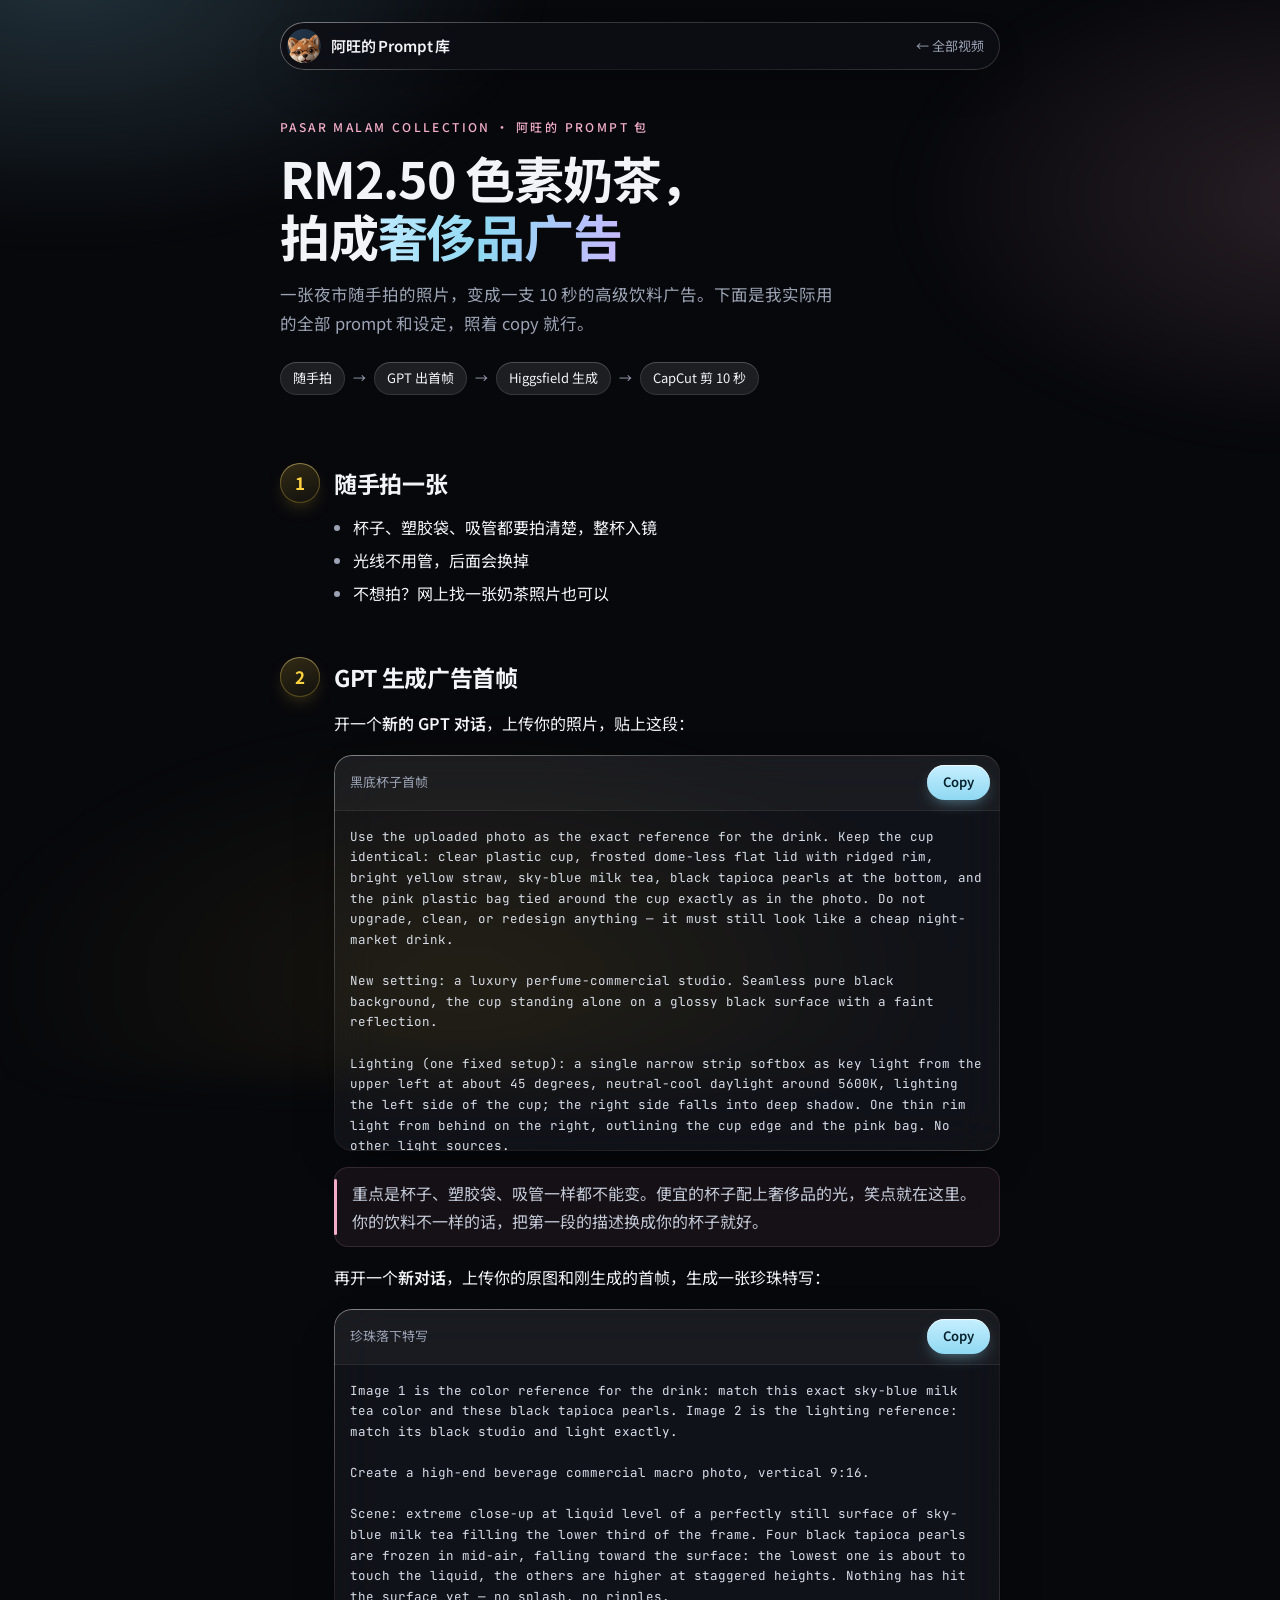
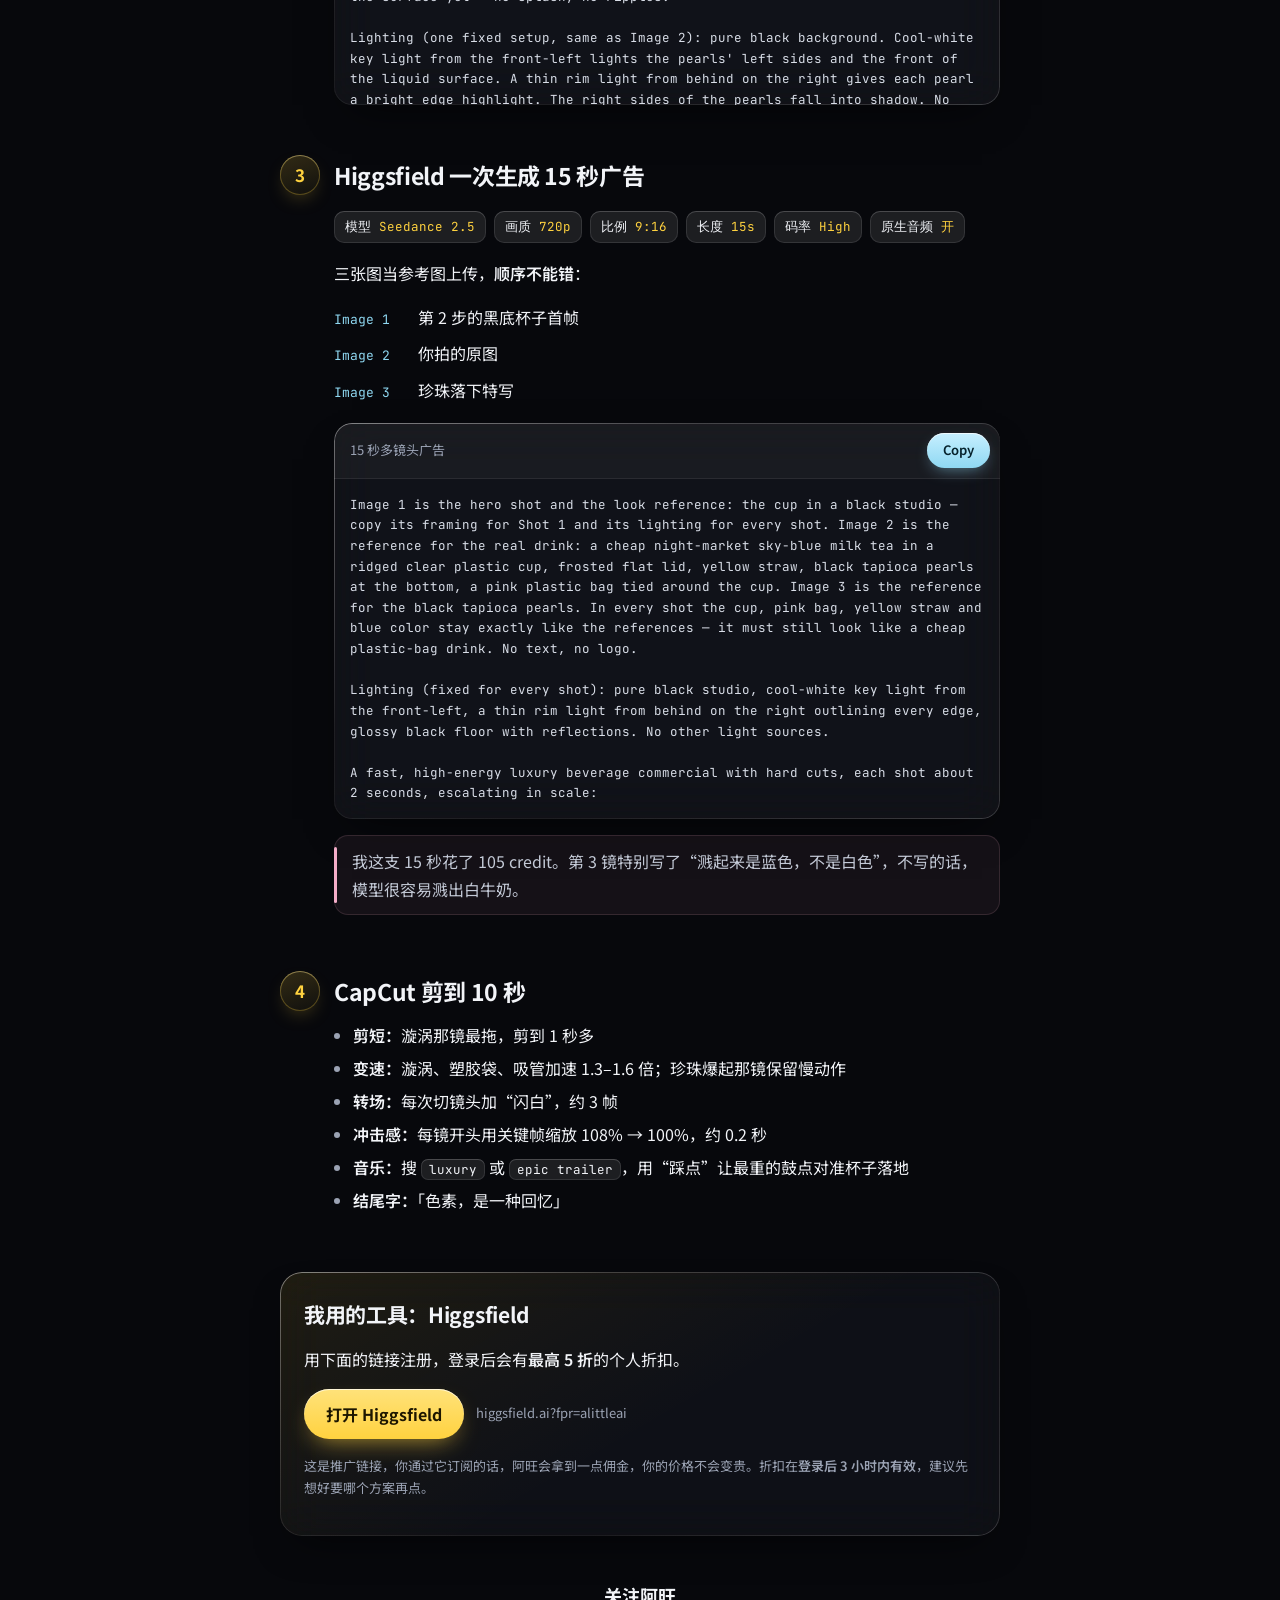
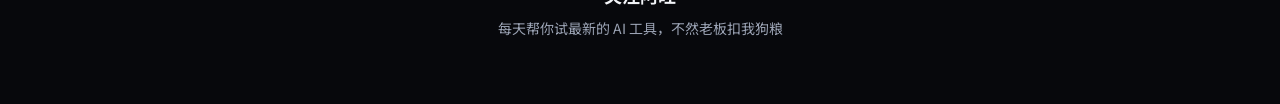
<file: milktea/index.html>
<!doctype html>
<html lang="zh-Hans">
<head>
<meta charset="utf-8">
<meta name="viewport" content="width=device-width, initial-scale=1, viewport-fit=cover">
<title>RM2.50 奶茶广告 · 阿旺的 Prompt 库</title>
<meta name="description" content="夜市色素奶茶拍成奢侈品广告的完整 prompt、设定和剪辑做法">
<meta property="og:title" content="RM2.50 奶茶广告 · 阿旺的 Prompt 库">
<meta property="og:description" content="夜市色素奶茶拍成奢侈品广告的完整 prompt、设定和剪辑做法">
<meta property="og:image" content="https://alittleai.github.io/assets/milktea-cover.jpg">
<link rel="icon" href="../assets/awang.jpg">
<link rel="preconnect" href="https://fonts.googleapis.com">
<link rel="stylesheet" href="https://fonts.googleapis.com/css2?family=Noto+Serif+SC:wght@400;700&family=Noto+Sans+SC:wght@400;500;700&family=JetBrains+Mono:wght@400&display=swap">
<link rel="stylesheet" href="../assets/style.css">
</head>
<body>
<div class="wrap"><a class="top" href="../"><img src="../assets/awang.jpg" alt=""><span>阿旺的 Prompt 库</span><small>← 全部视频</small></a></div>


<div class="wrap">
<header>
  <div class="eyebrow">Pasar Malam Collection · 阿旺的 Prompt 包</div>
  <h1>RM2.50 色素奶茶，<br>拍成<em>奢侈品广告</em></h1>
  <p class="lede">一张夜市随手拍的照片，变成一支 10 秒的高级饮料广告。下面是我实际用的全部 prompt 和设定，照着 copy 就行。</p>
  <div class="flow"><span>随手拍</span><span class="arrow">→</span><span>GPT 出首帧</span><span class="arrow">→</span><span>Higgsfield 生成</span><span class="arrow">→</span><span>CapCut 剪 10 秒</span></div>
</header>

<section>
  <div class="step"><div class="num">1</div><h2>随手拍一张</h2></div>
  <div class="body">
    <ul>
      <li>杯子、塑胶袋、吸管都要拍清楚，整杯入镜</li>
      <li>光线不用管，后面会换掉</li>
      <li>不想拍？网上找一张奶茶照片也可以</li>
    </ul>
  </div>
</section>

<section>
  <div class="step"><div class="num">2</div><h2>GPT 生成广告首帧</h2></div>
  <div class="body">
    <p>开一个<b>新的 GPT 对话</b>，上传你的照片，贴上这段：</p>
    <div class="prompt">
      <div class="prompt-head"><span>黑底杯子首帧</span><button class="copy" id="copy-hero" data-target="p-hero">Copy</button></div>
<pre id="p-hero">Use the uploaded photo as the exact reference for the drink. Keep the cup identical: clear plastic cup, frosted dome-less flat lid with ridged rim, bright yellow straw, sky-blue milk tea, black tapioca pearls at the bottom, and the pink plastic bag tied around the cup exactly as in the photo. Do not upgrade, clean, or redesign anything — it must still look like a cheap night-market drink.

New setting: a luxury perfume-commercial studio. Seamless pure black background, the cup standing alone on a glossy black surface with a faint reflection.

Lighting (one fixed setup): a single narrow strip softbox as key light from the upper left at about 45 degrees, neutral-cool daylight around 5600K, lighting the left side of the cup; the right side falls into deep shadow. One thin rim light from behind on the right, outlining the cup edge and the pink bag. No other light sources.

Real photo texture: uneven condensation droplets on the cup (different sizes, some running), small scratches on the plastic, pearls slightly different in size and partly clumped, blue drink slightly uneven in color near the bottom.

Shot: vertical 9:16, low angle, 100mm macro product shot, shallow depth of field, cup fills two-thirds of the frame. No text, no logo, no watermark.</pre>
    </div>
    <p class="note">重点是杯子、塑胶袋、吸管一样都不能变。便宜的杯子配上奢侈品的光，笑点就在这里。你的饮料不一样的话，把第一段的描述换成你的杯子就好。</p>

    <p>再开一个<b>新对话</b>，上传你的原图和刚生成的首帧，生成一张珍珠特写：</p>
    <div class="prompt">
      <div class="prompt-head"><span>珍珠落下特写</span><button class="copy" id="copy-pearl" data-target="p-pearl">Copy</button></div>
<pre id="p-pearl">Image 1 is the color reference for the drink: match this exact sky-blue milk tea color and these black tapioca pearls. Image 2 is the lighting reference: match its black studio and light exactly.

Create a high-end beverage commercial macro photo, vertical 9:16.

Scene: extreme close-up at liquid level of a perfectly still surface of sky-blue milk tea filling the lower third of the frame. Four black tapioca pearls are frozen in mid-air, falling toward the surface: the lowest one is about to touch the liquid, the others are higher at staggered heights. Nothing has hit the surface yet — no splash, no ripples.

Lighting (one fixed setup, same as Image 2): pure black background. Cool-white key light from the front-left lights the pearls' left sides and the front of the liquid surface. A thin rim light from behind on the right gives each pearl a bright edge highlight. The right sides of the pearls fall into shadow. No other light sources.

Real photography texture, not CGI: pearls slightly different in size and shape, glossy with a sticky syrup sheen and a few matte spots; the milk tea surface has tiny bubbles and a slightly uneven tone; very shallow depth of field, the farthest pearl slightly soft.

Camera: 100mm macro lens look, camera exactly at the liquid surface height. No cup visible, no text, no logo, no watermark.</pre>
    </div>
  </div>
</section>

<section>
  <div class="step"><div class="num">3</div><h2>Higgsfield 一次生成 15 秒广告</h2></div>
  <div class="body">
    <div class="chips">
      <span class="chip">模型 <b>Seedance 2.5</b></span>
      <span class="chip">画质 <b>720p</b></span>
      <span class="chip">比例 <b>9:16</b></span>
      <span class="chip">长度 <b>15s</b></span>
      <span class="chip">码率 <b>High</b></span>
      <span class="chip">原生音频 <b>开</b></span>
    </div>
    <p>三张图当参考图上传，<b>顺序不能错</b>：</p>
    <ul class="order">
      <li><code>Image 1</code><span>第 2 步的黑底杯子首帧</span></li>
      <li><code>Image 2</code><span>你拍的原图</span></li>
      <li><code>Image 3</code><span>珍珠落下特写</span></li>
    </ul>
    <div class="prompt">
      <div class="prompt-head"><span>15 秒多镜头广告</span><button class="copy" id="copy-ad" data-target="p-ad">Copy</button></div>
<pre id="p-ad">Image 1 is the hero shot and the look reference: the cup in a black studio — copy its framing for Shot 1 and its lighting for every shot. Image 2 is the reference for the real drink: a cheap night-market sky-blue milk tea in a ridged clear plastic cup, frosted flat lid, yellow straw, black tapioca pearls at the bottom, a pink plastic bag tied around the cup. Image 3 is the reference for the black tapioca pearls. In every shot the cup, pink bag, yellow straw and blue color stay exactly like the references — it must still look like a cheap plastic-bag drink. No text, no logo.

Lighting (fixed for every shot): pure black studio, cool-white key light from the front-left, a thin rim light from behind on the right outlining every edge, glossy black floor with reflections. No other light sources.

A fast, high-energy luxury beverage commercial with hard cuts, each shot about 2 seconds, escalating in scale:

Shot 1: the hero cup exactly as in Image 1; a sharp light sweep runs across the cup from left to right, the camera snaps forward toward it.
Shot 2: macro inside the drink — sky-blue milk tea swirling into a vortex, black pearls spiralling upward through it, slow motion.
Shot 3: black pearls burst upward out of a sky-blue milk tea splash and hang frozen in the air, ultra slow motion, the camera slowly orbits around them. Every splash and droplet is sky-blue milk tea, not white.
Shot 4: the pink plastic bag ripples in slow motion like luxury silk in the wind against black, its edges glowing from the rim light.
Shot 5: the yellow straw stabs down through the lid in one fast move, a small sky-blue splash bursts from the straw hole.
Shot 6: final hero shot — the cup lands on the glossy black floor, a ring of sky-blue splash bursts out around its base and falls back, low-angle camera slowly pushes in, the cup centered with empty black space above it for a title.

Audio: native sound effects only, no music, no voice — a deep whoosh on each cut, liquid swirls, a crisp straw stab, and a heavy bass impact when the cup lands.</pre>
    </div>
    <p class="note">我这支 15 秒花了 105 credit。第 3 镜特别写了“溅起来是蓝色，不是白色”，不写的话，模型很容易溅出白牛奶。</p>
  </div>
</section>

<section>
  <div class="step"><div class="num">4</div><h2>CapCut 剪到 10 秒</h2></div>
  <div class="body">
    <ul>
      <li><b>剪短：</b>漩涡那镜最拖，剪到 1 秒多</li>
      <li><b>变速：</b>漩涡、塑胶袋、吸管加速 1.3–1.6 倍；珍珠爆起那镜保留慢动作</li>
      <li><b>转场：</b>每次切镜头加“闪白”，约 3 帧</li>
      <li><b>冲击感：</b>每镜开头用关键帧缩放 108% → 100%，约 0.2 秒</li>
      <li><b>音乐：</b>搜 <code class="chip">luxury</code> 或 <code class="chip">epic trailer</code>，用“踩点”让最重的鼓点对准杯子落地</li>
      <li><b>结尾字：</b>「色素，是一种回忆」</li>
    </ul>
  </div>
</section>

<div class="deal">
  <h2>我用的工具：Higgsfield</h2>
  <p>用下面的链接注册，登录后会有<b>最高 5 折</b>的个人折扣。</p>
  <div class="link-row">
    <a href="https://higgsfield.ai?fpr=alittleai" target="_blank" rel="noopener">打开 Higgsfield</a>
    <span class="small">higgsfield.ai?fpr=alittleai</span>
  </div>
  <p class="small">这是推广链接，你通过它订阅的话，阿旺会拿到一点佣金，你的价格不会变贵。折扣在<b>登录后 3 小时内有效</b>，建议先想好要哪个方案再点。</p>
</div>

<footer>
  <strong>关注阿旺</strong>
  每天帮你试最新的 AI 工具，不然老板扣我狗粮
</footer>
</div>

<script>
document.querySelectorAll('.copy').forEach(function(btn){
  btn.addEventListener('click', function(){
    var el = document.getElementById(btn.dataset.target);
    var text = el.textContent;
    function done(){ btn.textContent = '已复制'; btn.classList.add('done');
      setTimeout(function(){ btn.textContent = 'Copy'; btn.classList.remove('done'); }, 1800); }
    function fallback(){
      var r = document.createRange(); r.selectNodeContents(el);
      var s = window.getSelection(); s.removeAllRanges(); s.addRange(r);
      btn.textContent = '已选取，长按复制';
    }
    try {
      navigator.clipboard.writeText(text).then(done, fallback);
    } catch(e){ fallback(); }
  });
});
</script>

</body>
</html>
</file>
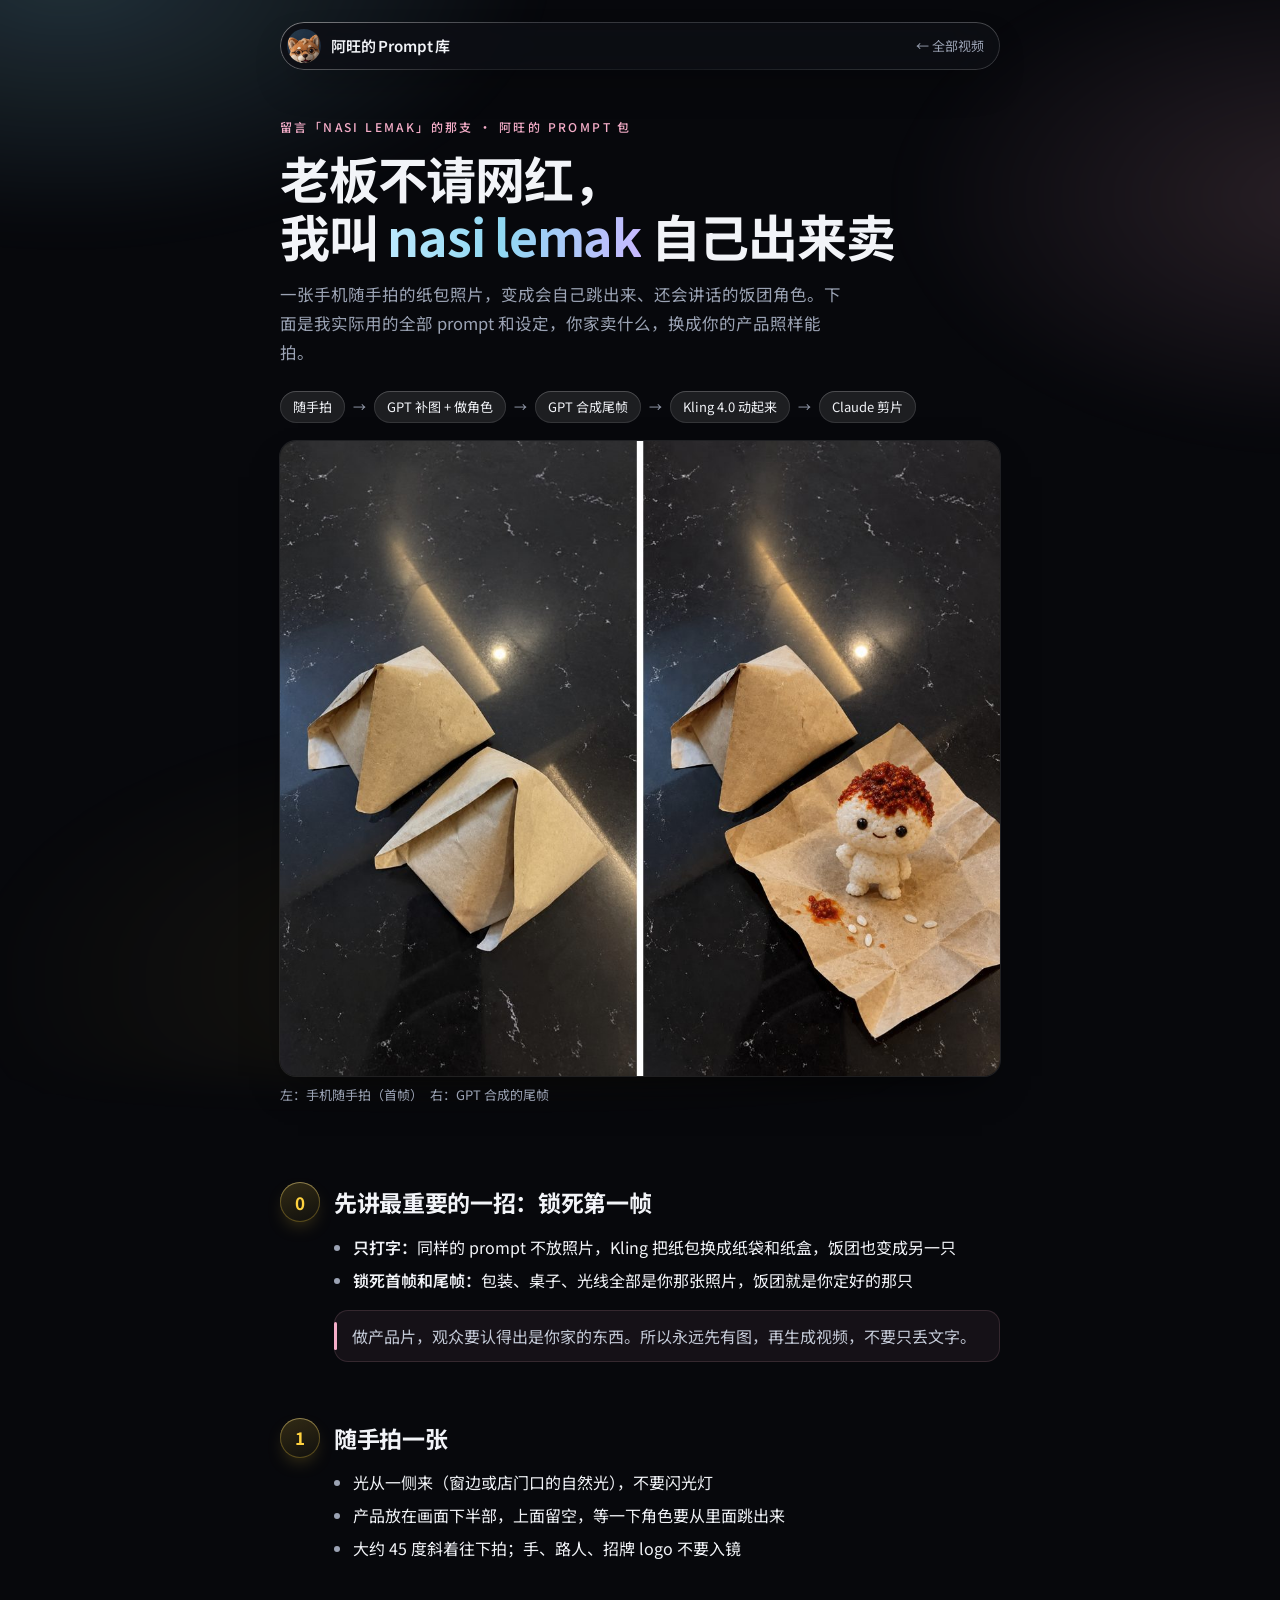
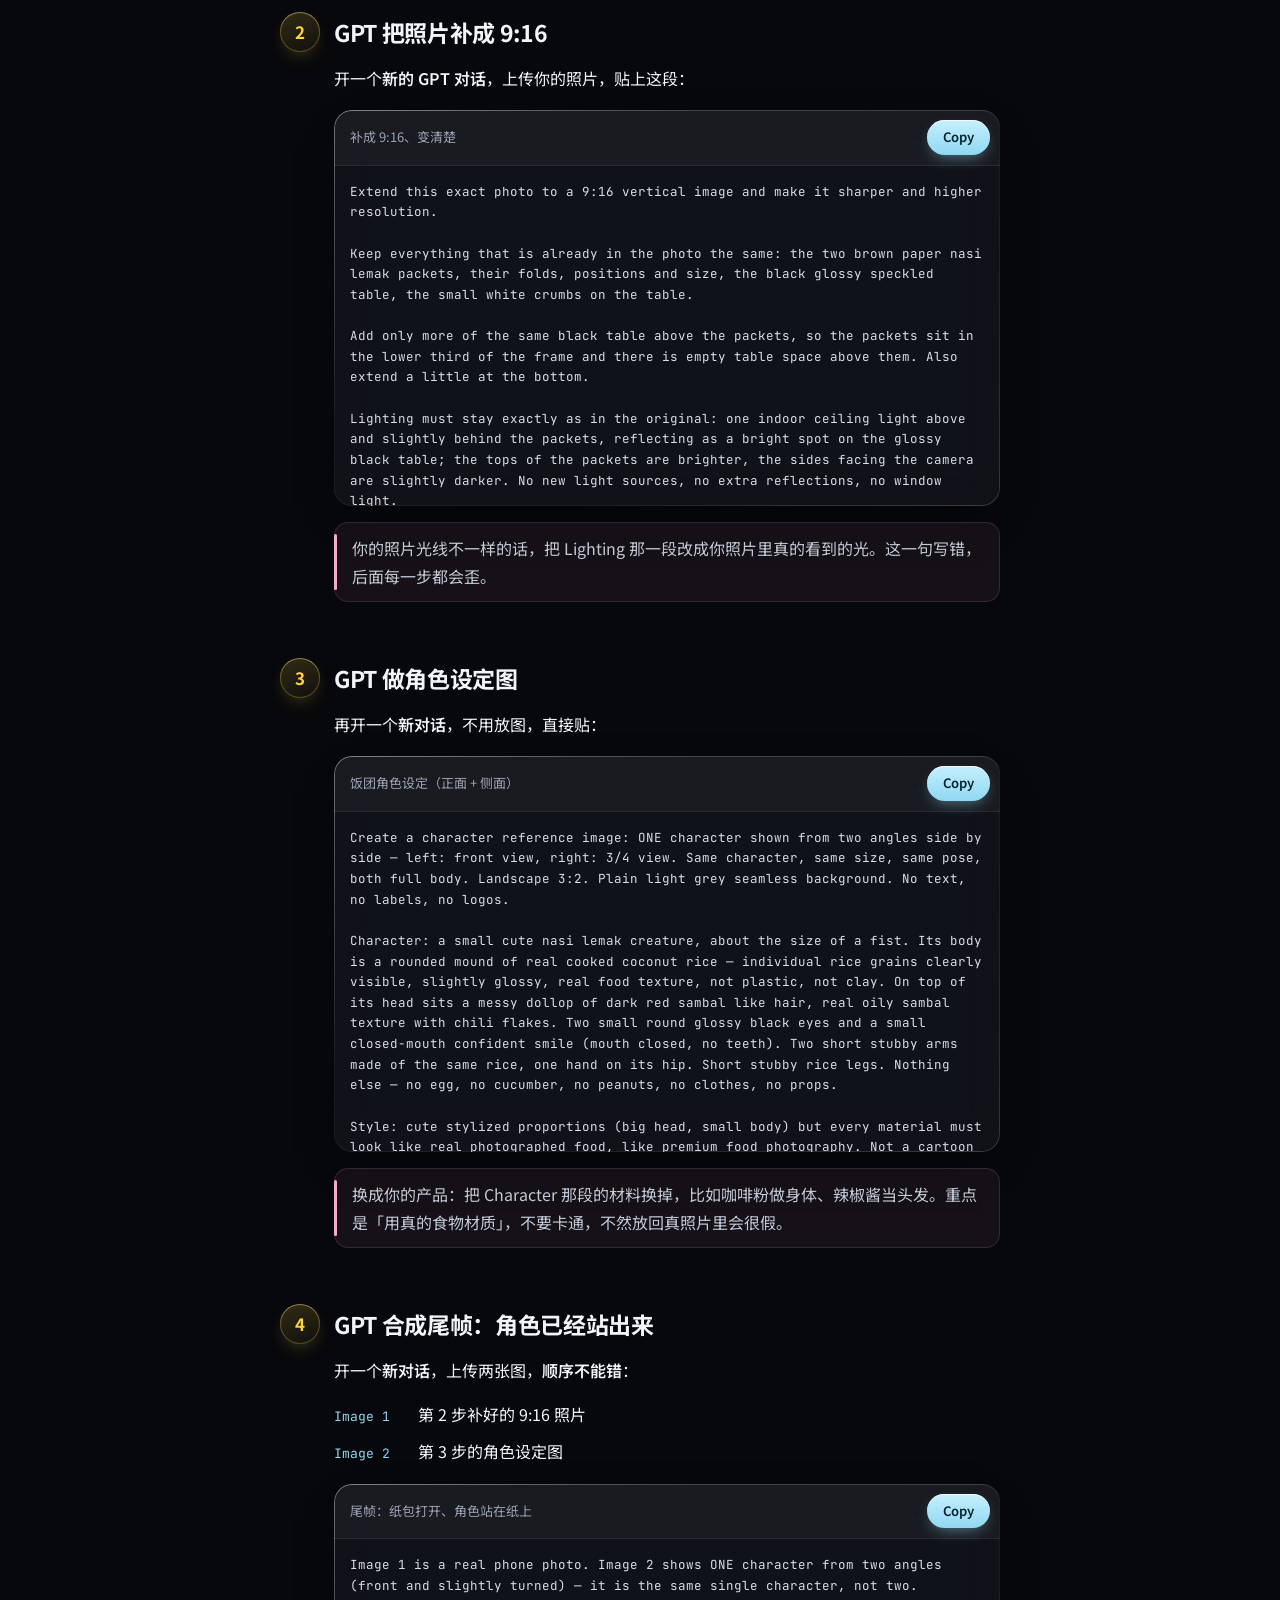
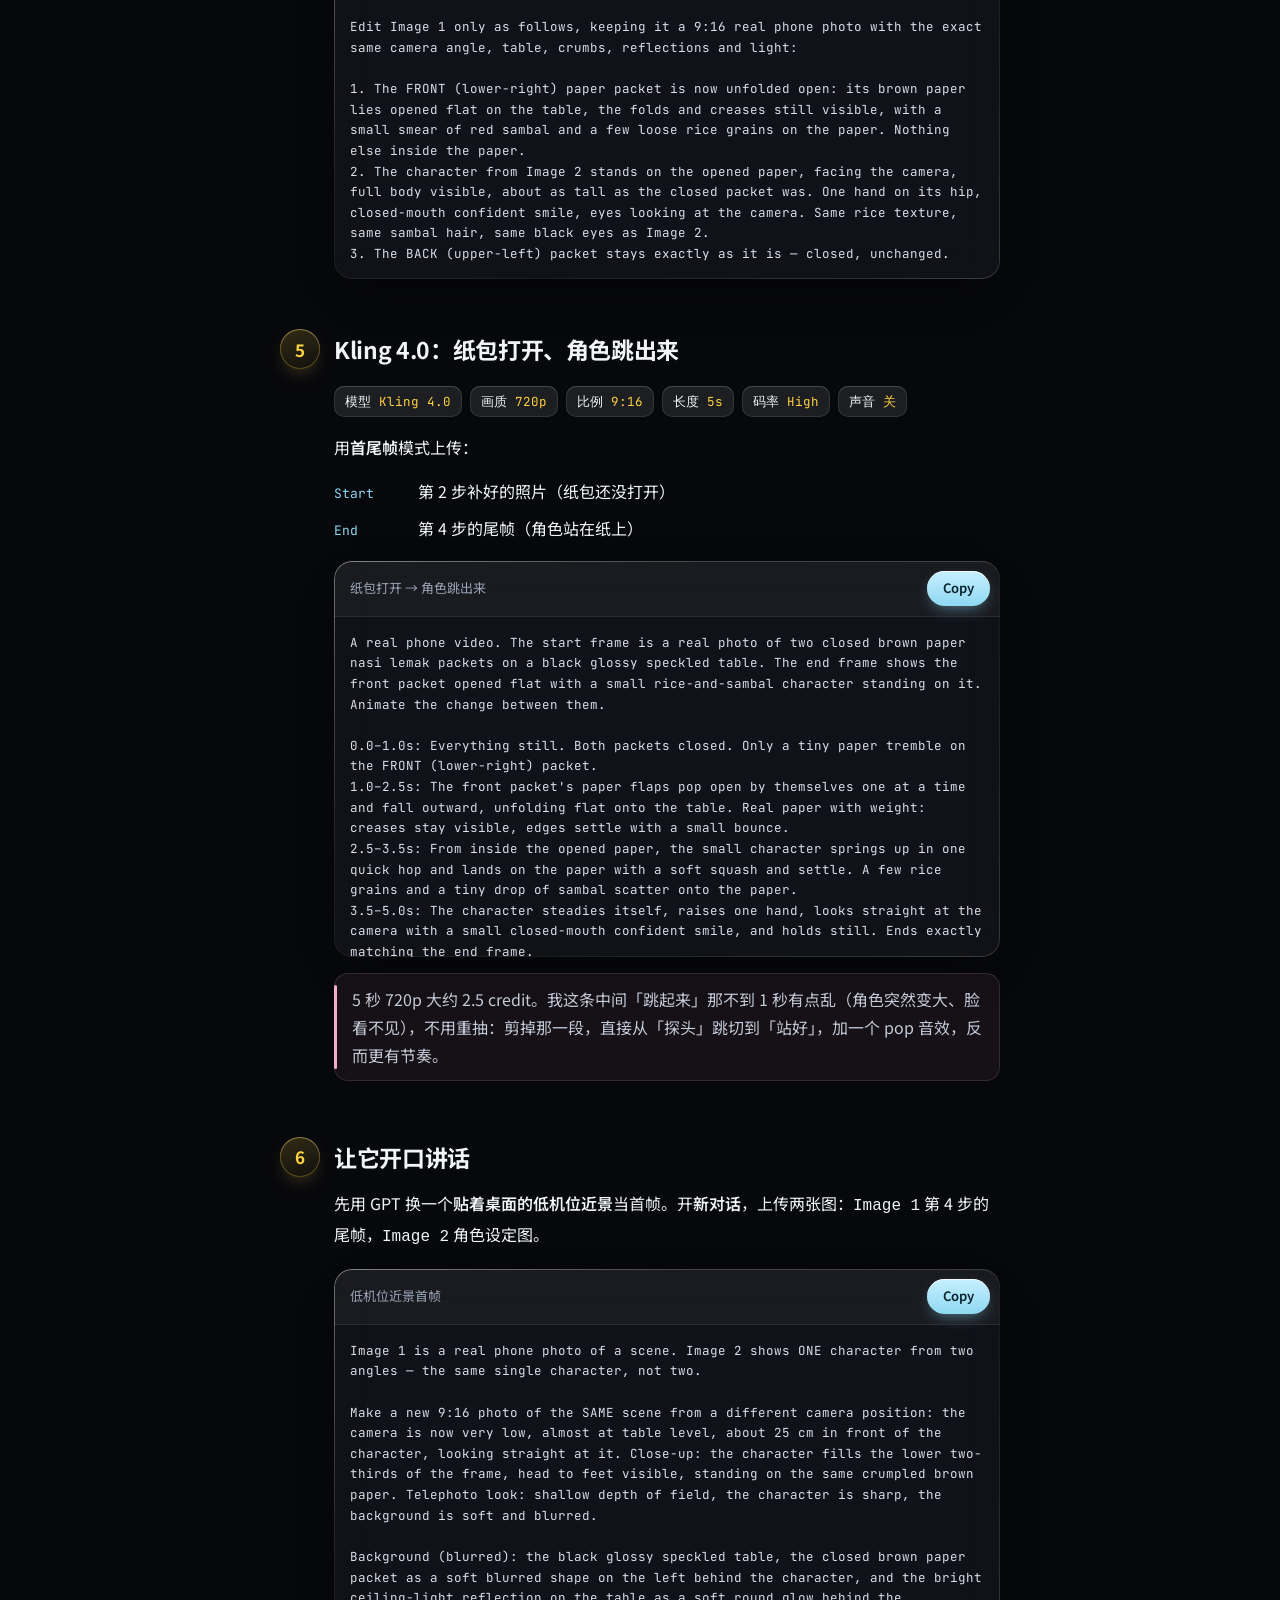
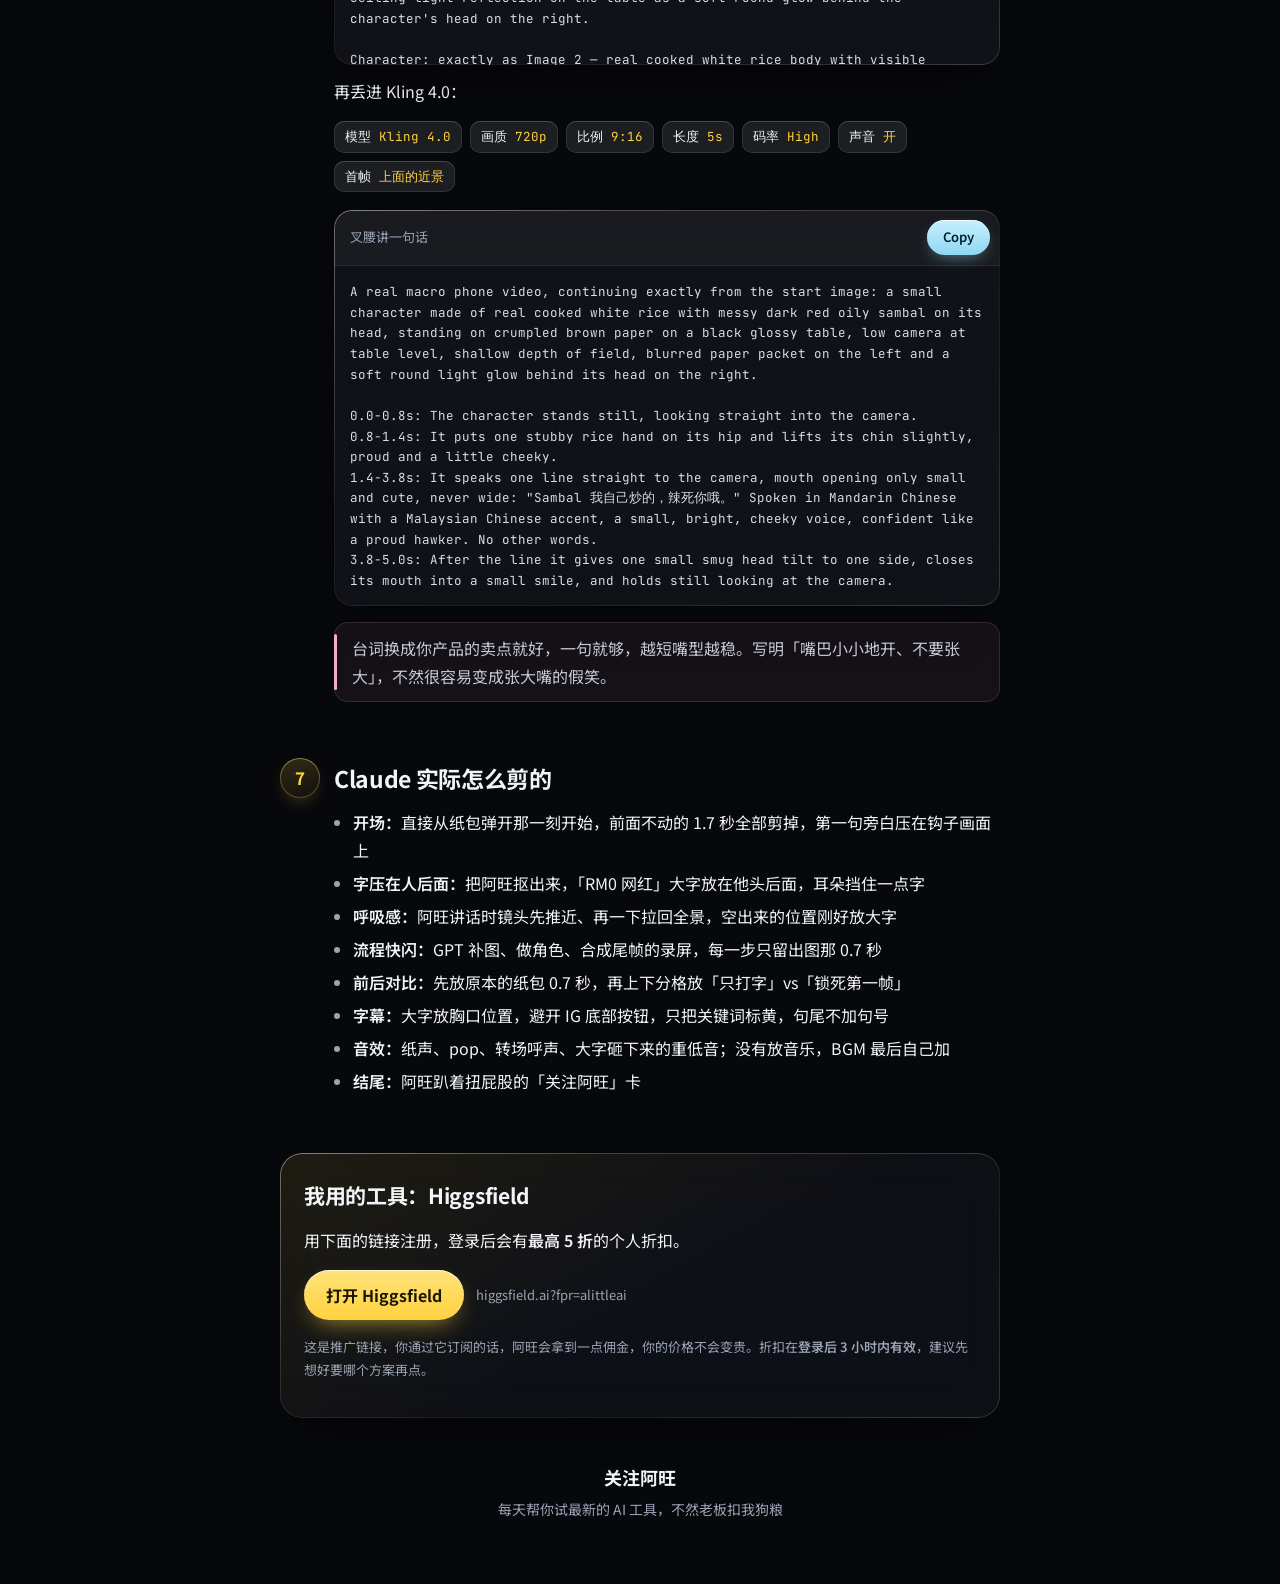
<file: nasilemak/index.html>
<!doctype html>
<html lang="zh-Hans">
<head>
<meta charset="utf-8">
<meta name="viewport" content="width=device-width, initial-scale=1, viewport-fit=cover">
<title>nasi lemak 自己跳出来了 · 阿旺的 Prompt 库</title>
<meta name="description" content="一张手机随手拍的 nasi lemak 照片，变成会跳出来、会讲话的饭团角色：GPT 和 Kling 4.0 的完整 prompt 和设定">
<meta property="og:title" content="nasi lemak 自己跳出来了 · 阿旺的 Prompt 库">
<meta property="og:description" content="一张手机随手拍的 nasi lemak 照片，变成会跳出来、会讲话的饭团角色：GPT 和 Kling 4.0 的完整 prompt 和设定">
<meta property="og:image" content="https://alittleai.github.io/assets/nasilemak-cover.jpg">
<link rel="icon" href="../assets/awang.jpg">
<link rel="preconnect" href="https://fonts.googleapis.com">
<link rel="stylesheet" href="https://fonts.googleapis.com/css2?family=Noto+Serif+SC:wght@400;700&family=Noto+Sans+SC:wght@400;500;700&family=JetBrains+Mono:wght@400&display=swap">
<link rel="stylesheet" href="../assets/style.css">
</head>
<body>
<div class="wrap"><a class="top" href="../"><img src="../assets/awang.jpg" alt=""><span>阿旺的 Prompt 库</span><small>← 全部视频</small></a></div>


<div class="wrap">
<header>
  <div class="eyebrow">留言「nasi lemak」的那支 · 阿旺的 Prompt 包</div>
  <h1>老板不请网红，<br>我叫 <em>nasi lemak</em> 自己出来卖</h1>
  <p class="lede">一张手机随手拍的纸包照片，变成会自己跳出来、还会讲话的饭团角色。下面是我实际用的全部 prompt 和设定，你家卖什么，换成你的产品照样能拍。</p>
  <div class="flow"><span>随手拍</span><span class="arrow">→</span><span>GPT 补图 + 做角色</span><span class="arrow">→</span><span>GPT 合成尾帧</span><span class="arrow">→</span><span>Kling 4.0 动起来</span><span class="arrow">→</span><span>Claude 剪片</span></div>
  <img class="shot" src="../assets/nasilemak-frames.jpg" alt="左边是手机拍的纸包照片，右边是饭团角色站在打开的纸上" loading="lazy">
  <p class="cap">左：手机随手拍（首帧）　右：GPT 合成的尾帧</p>
</header>

<section>
  <div class="step"><div class="num">0</div><h2>先讲最重要的一招：锁死第一帧</h2></div>
  <div class="body">
    <ul>
      <li><b>只打字：</b>同样的 prompt 不放照片，Kling 把纸包换成纸袋和纸盒，饭团也变成另一只</li>
      <li><b>锁死首帧和尾帧：</b>包装、桌子、光线全部是你那张照片，饭团就是你定好的那只</li>
    </ul>
    <p class="note">做产品片，观众要认得出是你家的东西。所以永远先有图，再生成视频，不要只丢文字。</p>
  </div>
</section>

<section>
  <div class="step"><div class="num">1</div><h2>随手拍一张</h2></div>
  <div class="body">
    <ul>
      <li>光从一侧来（窗边或店门口的自然光），不要闪光灯</li>
      <li>产品放在画面下半部，上面留空，等一下角色要从里面跳出来</li>
      <li>大约 45 度斜着往下拍；手、路人、招牌 logo 不要入镜</li>
    </ul>
  </div>
</section>

<section>
  <div class="step"><div class="num">2</div><h2>GPT 把照片补成 9:16</h2></div>
  <div class="body">
    <p>开一个<b>新的 GPT 对话</b>，上传你的照片，贴上这段：</p>
    <div class="prompt">
      <div class="prompt-head"><span>补成 9:16、变清楚</span><button class="copy" data-target="p-extend">Copy</button></div>
<pre id="p-extend">Extend this exact photo to a 9:16 vertical image and make it sharper and higher resolution.

Keep everything that is already in the photo the same: the two brown paper nasi lemak packets, their folds, positions and size, the black glossy speckled table, the small white crumbs on the table.

Add only more of the same black table above the packets, so the packets sit in the lower third of the frame and there is empty table space above them. Also extend a little at the bottom.

Lighting must stay exactly as in the original: one indoor ceiling light above and slightly behind the packets, reflecting as a bright spot on the glossy black table; the tops of the packets are brighter, the sides facing the camera are slightly darker. No new light sources, no extra reflections, no window light.

Must look like a real phone photo: slight grain, natural, not CGI, not over-smoothed. No text, no logos, no hands, no people.</pre>
    </div>
    <p class="note">你的照片光线不一样的话，把 Lighting 那一段改成你照片里真的看到的光。这一句写错，后面每一步都会歪。</p>
  </div>
</section>

<section>
  <div class="step"><div class="num">3</div><h2>GPT 做角色设定图</h2></div>
  <div class="body">
    <p>再开一个<b>新对话</b>，不用放图，直接贴：</p>
    <div class="prompt">
      <div class="prompt-head"><span>饭团角色设定（正面 + 侧面）</span><button class="copy" data-target="p-char">Copy</button></div>
<pre id="p-char">Create a character reference image: ONE character shown from two angles side by side — left: front view, right: 3/4 view. Same character, same size, same pose, both full body. Landscape 3:2. Plain light grey seamless background. No text, no labels, no logos.

Character: a small cute nasi lemak creature, about the size of a fist. Its body is a rounded mound of real cooked coconut rice — individual rice grains clearly visible, slightly glossy, real food texture, not plastic, not clay. On top of its head sits a messy dollop of dark red sambal like hair, real oily sambal texture with chili flakes. Two small round glossy black eyes and a small closed-mouth confident smile (mouth closed, no teeth). Two short stubby arms made of the same rice, one hand on its hip. Short stubby rice legs. Nothing else — no egg, no cucumber, no peanuts, no clothes, no props.

Style: cute stylized proportions (big head, small body) but every material must look like real photographed food, like premium food photography. Not a cartoon drawing, not CGI-shiny.

Lighting: one warm-white indoor ceiling light above and slightly in front of the character. Top of the sambal and rice has soft highlights; lower body slightly darker; soft contact shadow under the feet. No rim lights, no colored lights, no extra light sources. Both views lit identically.</pre>
    </div>
    <p class="note">换成你的产品：把 Character 那段的材料换掉，比如咖啡粉做身体、辣椒酱当头发。重点是「用真的食物材质」，不要卡通，不然放回真照片里会很假。</p>
  </div>
</section>

<section>
  <div class="step"><div class="num">4</div><h2>GPT 合成尾帧：角色已经站出来</h2></div>
  <div class="body">
    <p>开一个<b>新对话</b>，上传两张图，<b>顺序不能错</b>：</p>
    <ul class="order">
      <li><code>Image 1</code><span>第 2 步补好的 9:16 照片</span></li>
      <li><code>Image 2</code><span>第 3 步的角色设定图</span></li>
    </ul>
    <div class="prompt">
      <div class="prompt-head"><span>尾帧：纸包打开、角色站在纸上</span><button class="copy" data-target="p-end">Copy</button></div>
<pre id="p-end">Image 1 is a real phone photo. Image 2 shows ONE character from two angles (front and slightly turned) — it is the same single character, not two.

Edit Image 1 only as follows, keeping it a 9:16 real phone photo with the exact same camera angle, table, crumbs, reflections and light:

1. The FRONT (lower-right) paper packet is now unfolded open: its brown paper lies opened flat on the table, the folds and creases still visible, with a small smear of red sambal and a few loose rice grains on the paper. Nothing else inside the paper.
2. The character from Image 2 stands on the opened paper, facing the camera, full body visible, about as tall as the closed packet was. One hand on its hip, closed-mouth confident smile, eyes looking at the camera. Same rice texture, same sambal hair, same black eyes as Image 2.
3. The BACK (upper-left) packet stays exactly as it is — closed, unchanged.

Lighting stays exactly as in Image 1: one warm-white indoor ceiling light above and slightly behind the packets, the same bright spot reflection on the black table. The top of the character's sambal hair catches that light; the side of the character facing the camera is slightly darker but the face is still clearly readable. A soft contact shadow and a faint reflection of the character on the glossy table. No new light sources.

Must still look like a real phone photo, not CGI. No text, no logos, no hands, no people.</pre>
    </div>
  </div>
</section>

<section>
  <div class="step"><div class="num">5</div><h2>Kling 4.0：纸包打开、角色跳出来</h2></div>
  <div class="body">
    <div class="chips">
      <span class="chip">模型 <b>Kling 4.0</b></span>
      <span class="chip">画质 <b>720p</b></span>
      <span class="chip">比例 <b>9:16</b></span>
      <span class="chip">长度 <b>5s</b></span>
      <span class="chip">码率 <b>High</b></span>
      <span class="chip">声音 <b>关</b></span>
    </div>
    <p>用<b>首尾帧</b>模式上传：</p>
    <ul class="order">
      <li><code>Start</code><span>第 2 步补好的照片（纸包还没打开）</span></li>
      <li><code>End</code><span>第 4 步的尾帧（角色站在纸上）</span></li>
    </ul>
    <div class="prompt">
      <div class="prompt-head"><span>纸包打开 → 角色跳出来</span><button class="copy" data-target="p-pop">Copy</button></div>
<pre id="p-pop">A real phone video. The start frame is a real photo of two closed brown paper nasi lemak packets on a black glossy speckled table. The end frame shows the front packet opened flat with a small rice-and-sambal character standing on it. Animate the change between them.

0.0–1.0s: Everything still. Both packets closed. Only a tiny paper tremble on the FRONT (lower-right) packet.
1.0–2.5s: The front packet's paper flaps pop open by themselves one at a time and fall outward, unfolding flat onto the table. Real paper with weight: creases stay visible, edges settle with a small bounce.
2.5–3.5s: From inside the opened paper, the small character springs up in one quick hop and lands on the paper with a soft squash and settle. A few rice grains and a tiny drop of sambal scatter onto the paper.
3.5–5.0s: The character steadies itself, raises one hand, looks straight at the camera with a small closed-mouth confident smile, and holds still. Ends exactly matching the end frame.

The BACK (upper-left) packet never moves, stays closed the whole time.
Character: body of real cooked white rice with visible grains, messy dark red oily sambal on its head like hair, two small glossy black eyes, small closed-mouth smile. Same size throughout. Mouth stays closed. No big poses, no dancing, no waving arms around.

Lighting (fixed, exactly as the start frame): one warm-white indoor ceiling light above and slightly behind the packets, reflecting as one bright spot on the black table. Tops of the paper and the character's sambal catch the light; sides facing the camera are slightly darker. Soft contact shadows. No new light sources, no light changes, no flicker.

Camera: completely locked off, same angle as the start frame for all 5 seconds. No zoom, no pan, no tilt, no reframing, no drift.

Look: real handheld-phone footage of a real table, natural, not CGI, not cartoon render, not glossy. No text, no logos, no hands, no people. No music.</pre>
    </div>
    <p class="note">5 秒 720p 大约 2.5 credit。我这条中间「跳起来」那不到 1 秒有点乱（角色突然变大、脸看不见），不用重抽：剪掉那一段，直接从「探头」跳切到「站好」，加一个 pop 音效，反而更有节奏。</p>
  </div>
</section>

<section>
  <div class="step"><div class="num">6</div><h2>让它开口讲话</h2></div>
  <div class="body">
    <p>先用 GPT 换一个<b>贴着桌面的低机位近景</b>当首帧。开<b>新对话</b>，上传两张图：<code>Image 1</code> 第 4 步的尾帧，<code>Image 2</code> 角色设定图。</p>
    <div class="prompt">
      <div class="prompt-head"><span>低机位近景首帧</span><button class="copy" data-target="p-close">Copy</button></div>
<pre id="p-close">Image 1 is a real phone photo of a scene. Image 2 shows ONE character from two angles — the same single character, not two.

Make a new 9:16 photo of the SAME scene from a different camera position: the camera is now very low, almost at table level, about 25 cm in front of the character, looking straight at it. Close-up: the character fills the lower two-thirds of the frame, head to feet visible, standing on the same crumpled brown paper. Telephoto look: shallow depth of field, the character is sharp, the background is soft and blurred.

Background (blurred): the black glossy speckled table, the closed brown paper packet as a soft blurred shape on the left behind the character, and the bright ceiling-light reflection on the table as a soft round glow behind the character's head on the right.

Character: exactly as Image 2 — real cooked white rice body with visible grains, messy dark red oily sambal on its head, two small glossy black eyes, small closed-mouth smile. One hand resting on its hip. Looking straight into the camera.

Lighting: the same single warm-white ceiling light as Image 1, now above and slightly behind the character: the top of the sambal hair has a warm bright edge; the face is in soft gentle shadow but clearly readable, lifted a little by light bouncing off the paper below. No new light sources, no front fill light.

Must look like a real macro phone photo of real food, not CGI, not a cartoon render. No text, no logos, no hands, no people.</pre>
    </div>
    <p>再丢进 Kling 4.0：</p>
    <div class="chips">
      <span class="chip">模型 <b>Kling 4.0</b></span>
      <span class="chip">画质 <b>720p</b></span>
      <span class="chip">比例 <b>9:16</b></span>
      <span class="chip">长度 <b>5s</b></span>
      <span class="chip">码率 <b>High</b></span>
      <span class="chip">声音 <b>开</b></span>
      <span class="chip">首帧 <b>上面的近景</b></span>
    </div>
    <div class="prompt">
      <div class="prompt-head"><span>叉腰讲一句话</span><button class="copy" data-target="p-talk">Copy</button></div>
<pre id="p-talk">A real macro phone video, continuing exactly from the start image: a small character made of real cooked white rice with messy dark red oily sambal on its head, standing on crumpled brown paper on a black glossy table, low camera at table level, shallow depth of field, blurred paper packet on the left and a soft round light glow behind its head on the right.

0.0-0.8s: The character stands still, looking straight into the camera.
0.8-1.4s: It puts one stubby rice hand on its hip and lifts its chin slightly, proud and a little cheeky.
1.4-3.8s: It speaks one line straight to the camera, mouth opening only small and cute, never wide: "Sambal 我自己炒的，辣死你哦。" Spoken in Mandarin Chinese with a Malaysian Chinese accent, a small, bright, cheeky voice, confident like a proud hawker. No other words.
3.8-5.0s: After the line it gives one small smug head tilt to one side, closes its mouth into a small smile, and holds still looking at the camera.

Only this one character moves. Its feet stay planted on the paper, no jumping, no walking, no dancing, no big arm movements. The rice grains on its body stay in place; the sambal hair wobbles very slightly once when it tilts its head, then settles.

Lighting (fixed, exactly as the start image): one warm-white ceiling light above and slightly behind the character, giving a warm bright edge on the top of the sambal hair and the soft round glow in the blurred background; the face is evenly visible with gentle soft light bounced from the paper below. No new light sources, no light changes, no flicker.

Camera: locked off, low at table level, same framing as the start image for the whole shot. No zoom, no pan, no tilt, no drift. Background stays blurred.

Audio: only the character's one spoken line and a tiny soft paper rustle. No music, no background voices.

Look: real macro phone footage of real food, natural texture, not CGI, not a cartoon render. No text, no subtitles, no logos, no hands, no people.</pre>
    </div>
    <p class="note">台词换成你产品的卖点就好，一句就够，越短嘴型越稳。写明「嘴巴小小地开、不要张大」，不然很容易变成张大嘴的假笑。</p>
  </div>
</section>

<section>
  <div class="step"><div class="num">7</div><h2>Claude 实际怎么剪的</h2></div>
  <div class="body">
    <ul>
      <li><b>开场：</b>直接从纸包弹开那一刻开始，前面不动的 1.7 秒全部剪掉，第一句旁白压在钩子画面上</li>
      <li><b>字压在人后面：</b>把阿旺抠出来，「RM0 网红」大字放在他头后面，耳朵挡住一点字</li>
      <li><b>呼吸感：</b>阿旺讲话时镜头先推近、再一下拉回全景，空出来的位置刚好放大字</li>
      <li><b>流程快闪：</b>GPT 补图、做角色、合成尾帧的录屏，每一步只留出图那 0.7 秒</li>
      <li><b>前后对比：</b>先放原本的纸包 0.7 秒，再上下分格放「只打字」vs「锁死第一帧」</li>
      <li><b>字幕：</b>大字放胸口位置，避开 IG 底部按钮，只把关键词标黄，句尾不加句号</li>
      <li><b>音效：</b>纸声、pop、转场呼声、大字砸下来的重低音；没有放音乐，BGM 最后自己加</li>
      <li><b>结尾：</b>阿旺趴着扭屁股的「关注阿旺」卡</li>
    </ul>
  </div>
</section>

<div class="deal">
  <h2>我用的工具：Higgsfield</h2>
  <p>用下面的链接注册，登录后会有<b>最高 5 折</b>的个人折扣。</p>
  <div class="link-row">
    <a href="https://higgsfield.ai?fpr=alittleai" target="_blank" rel="noopener">打开 Higgsfield</a>
    <span class="small">higgsfield.ai?fpr=alittleai</span>
  </div>
  <p class="small">这是推广链接，你通过它订阅的话，阿旺会拿到一点佣金，你的价格不会变贵。折扣在<b>登录后 3 小时内有效</b>，建议先想好要哪个方案再点。</p>
</div>

<footer>
  <strong>关注阿旺</strong>
  每天帮你试最新的 AI 工具，不然老板扣我狗粮
</footer>
</div>

<script>
document.querySelectorAll('.copy').forEach(function(btn){
  btn.addEventListener('click', function(){
    var el = document.getElementById(btn.dataset.target);
    var text = el.textContent;
    function done(){ btn.textContent = '已复制'; btn.classList.add('done');
      setTimeout(function(){ btn.textContent = 'Copy'; btn.classList.remove('done'); }, 1800); }
    function fallback(){
      var r = document.createRange(); r.selectNodeContents(el);
      var s = window.getSelection(); s.removeAllRanges(); s.addRange(r);
      btn.textContent = '已选取，长按复制';
    }
    try {
      navigator.clipboard.writeText(text).then(done, fallback);
    } catch(e){ fallback(); }
  });
});
</script>

</body>
</html>
</file>
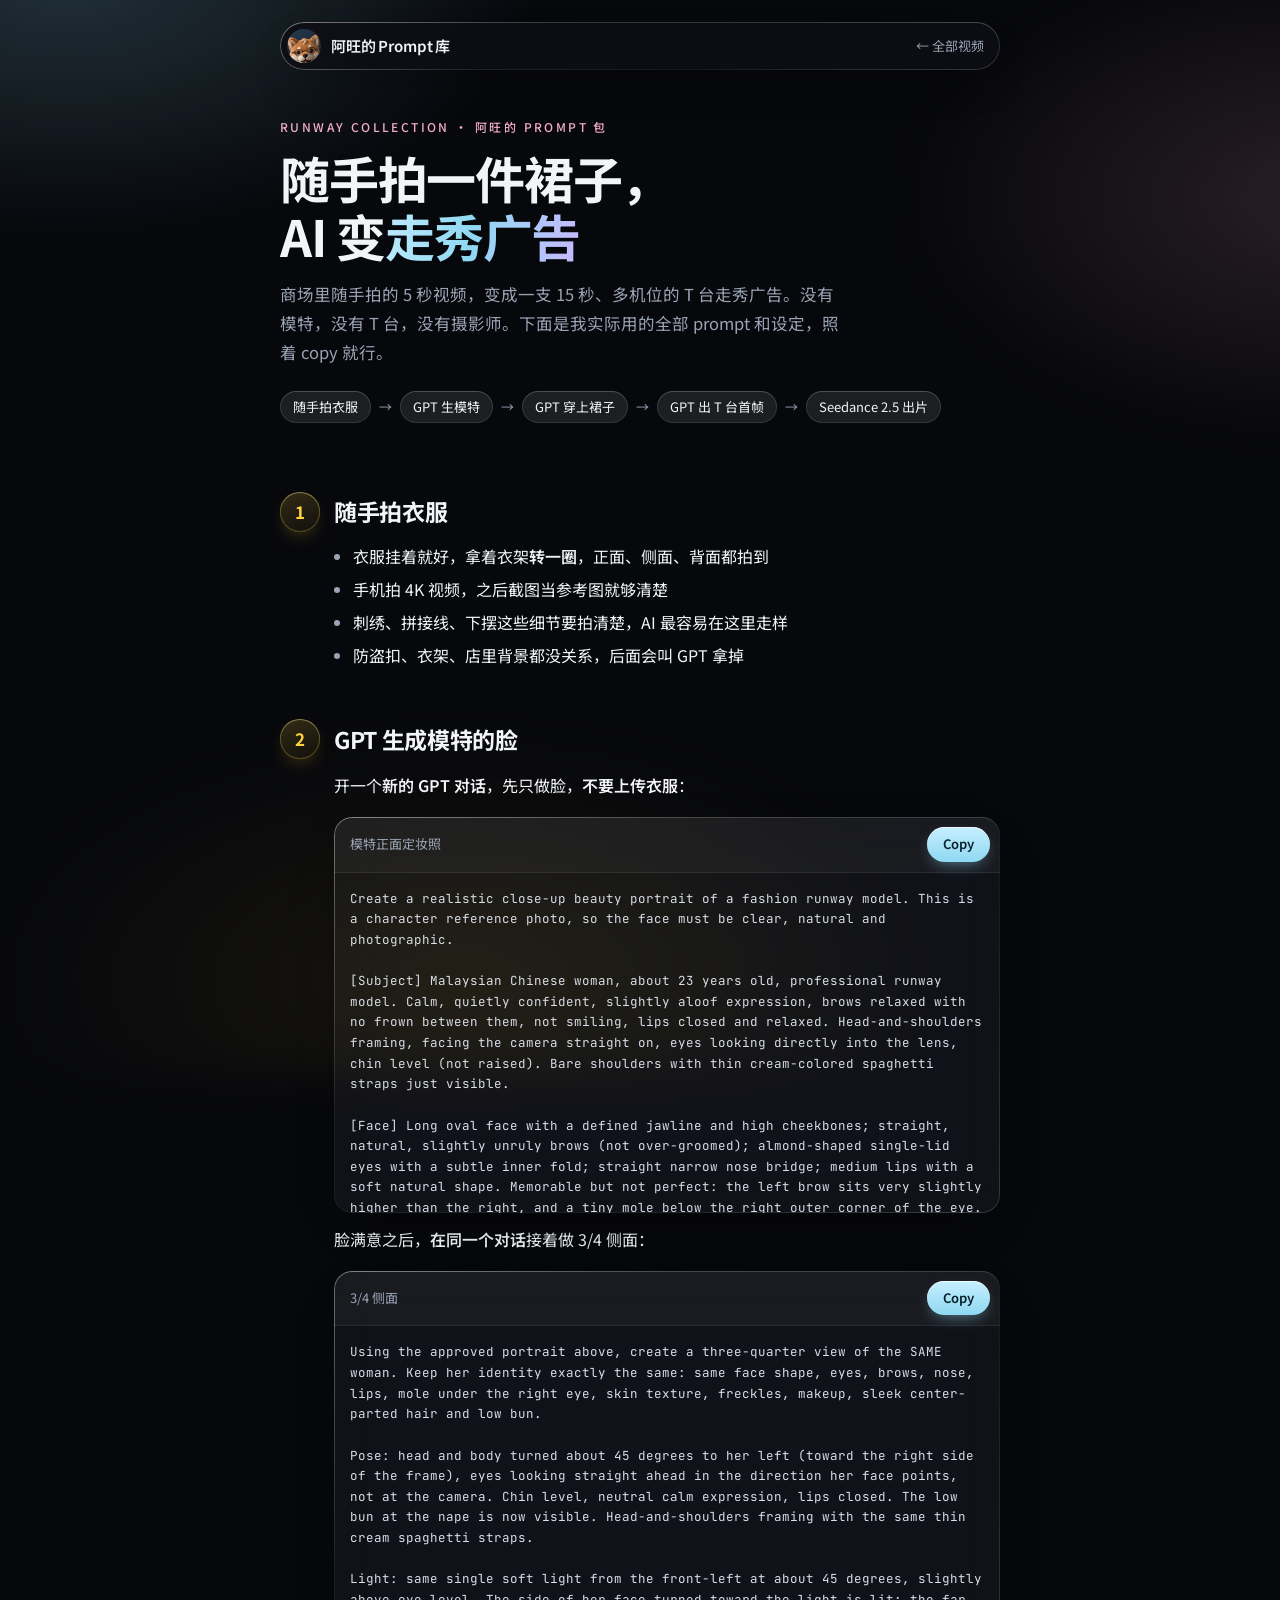
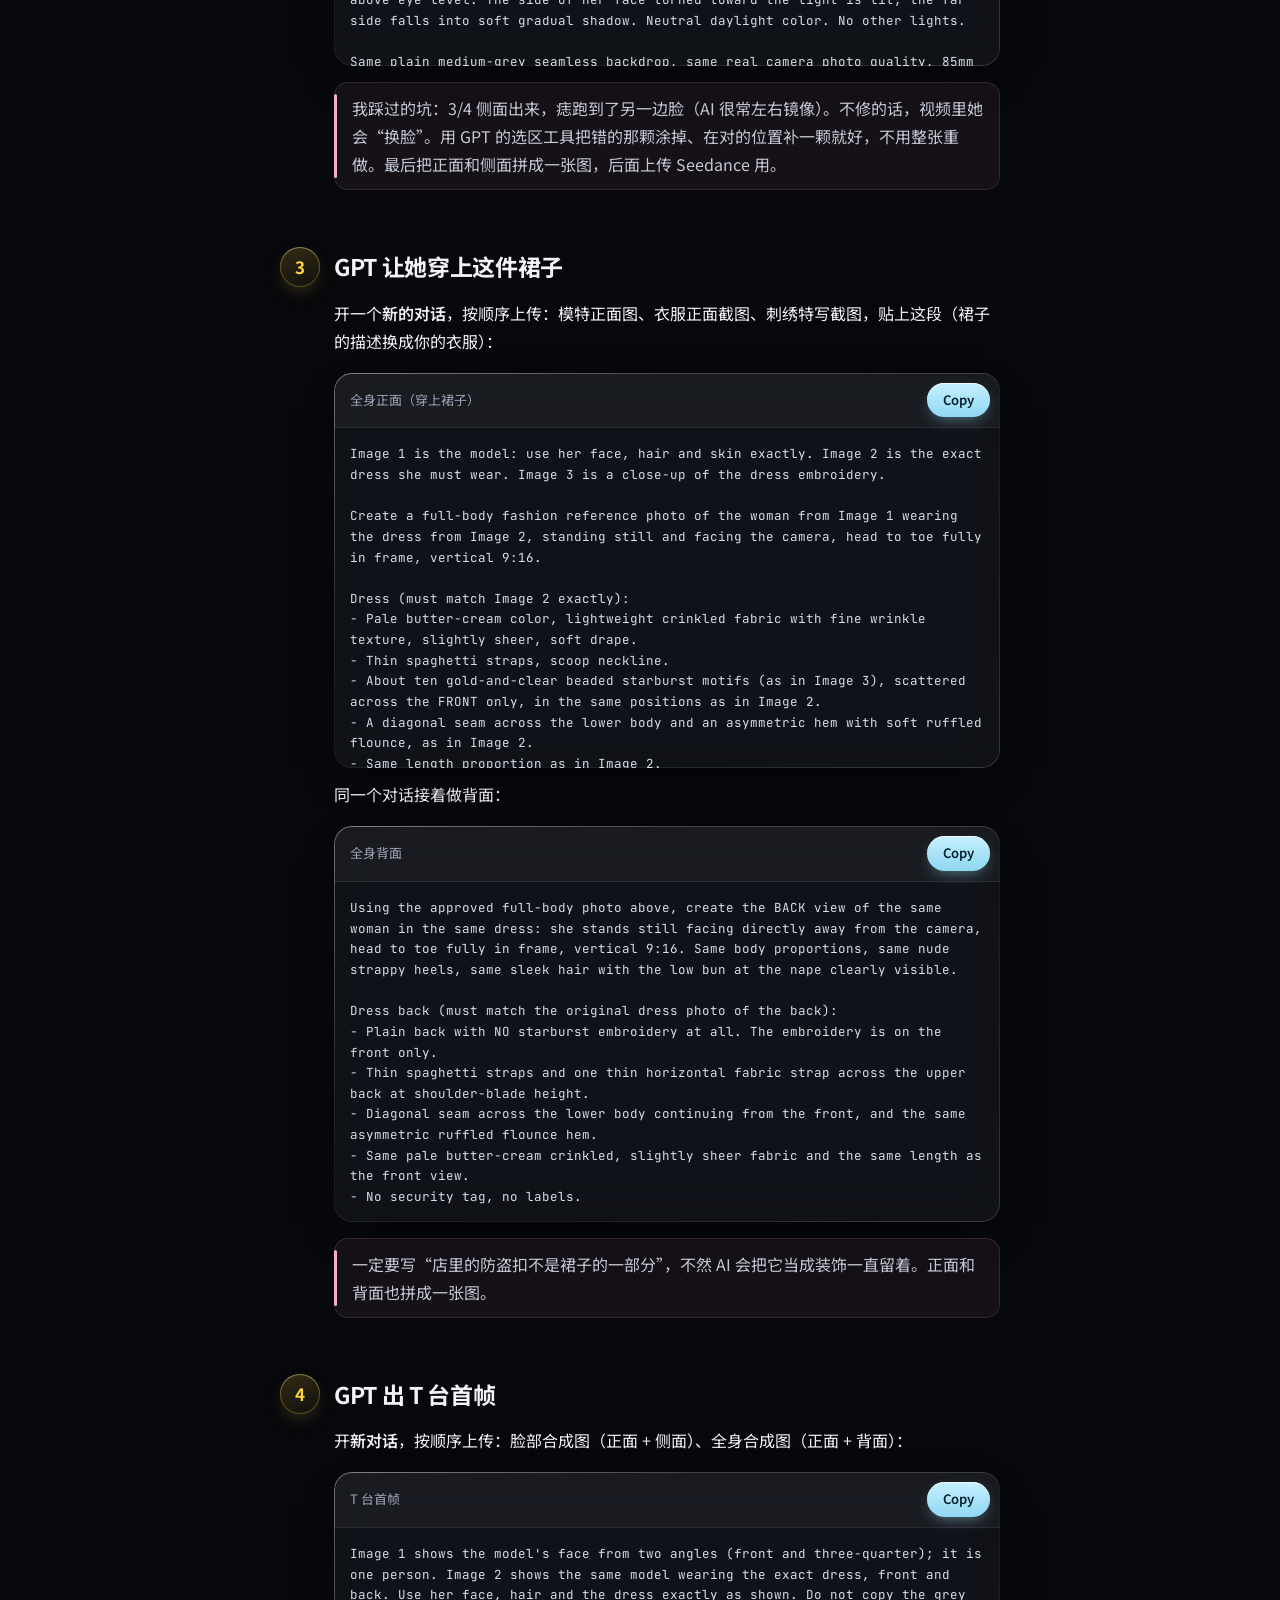
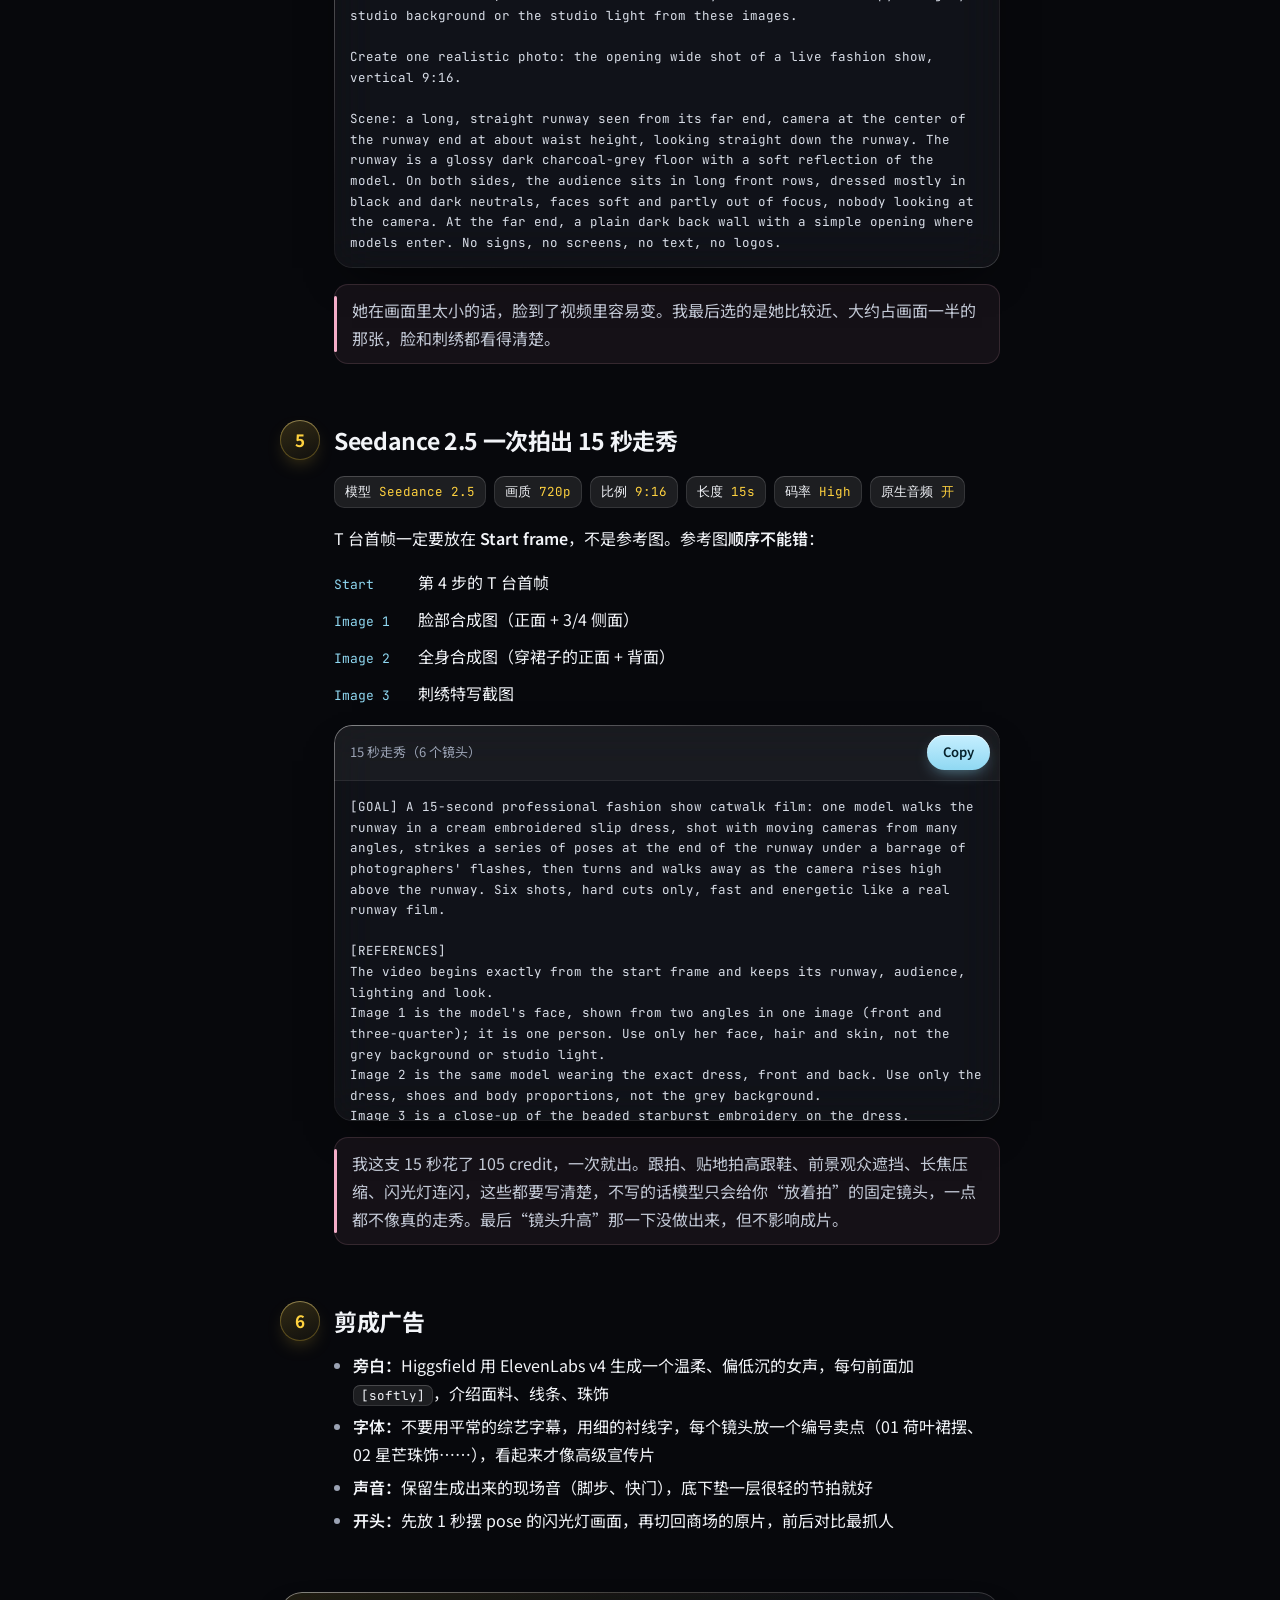
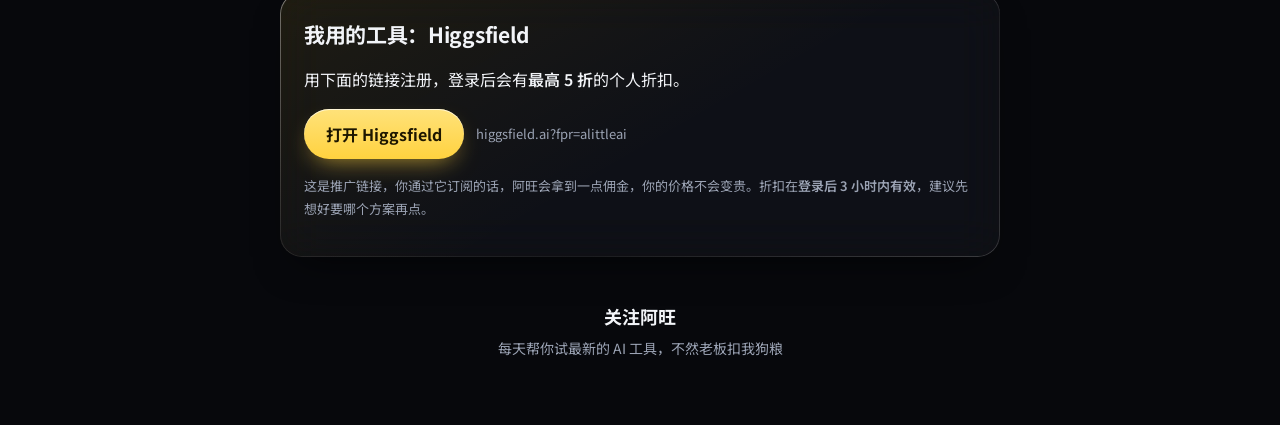
<file: runway/index.html>
<!doctype html>
<html lang="zh-Hans">
<head>
<meta charset="utf-8">
<meta name="viewport" content="width=device-width, initial-scale=1, viewport-fit=cover">
<title>随手拍的裙子，AI 做成走秀广告 · 阿旺的 Prompt 库</title>
<meta name="description" content="商场随手拍一件裙子，用 GPT 生模特、Seedance 2.5 一次拍出 15 秒走秀广告的完整 prompt 和设定">
<meta property="og:title" content="随手拍的裙子，AI 做成走秀广告 · 阿旺的 Prompt 库">
<meta property="og:description" content="商场随手拍一件裙子，用 GPT 生模特、Seedance 2.5 一次拍出 15 秒走秀广告的完整 prompt 和设定">
<meta property="og:image" content="https://alittleai.github.io/assets/runway-cover.jpg">
<link rel="icon" href="../assets/awang.jpg">
<link rel="preconnect" href="https://fonts.googleapis.com">
<link rel="stylesheet" href="https://fonts.googleapis.com/css2?family=Noto+Serif+SC:wght@400;700&family=Noto+Sans+SC:wght@400;500;700&family=JetBrains+Mono:wght@400&display=swap">
<link rel="stylesheet" href="../assets/style.css">
</head>
<body>
<div class="wrap"><a class="top" href="../"><img src="../assets/awang.jpg" alt=""><span>阿旺的 Prompt 库</span><small>← 全部视频</small></a></div>


<div class="wrap">
<header>
  <div class="eyebrow">Runway Collection · 阿旺的 Prompt 包</div>
  <h1>随手拍一件裙子，<br>AI 变<em>走秀广告</em></h1>
  <p class="lede">商场里随手拍的 5 秒视频，变成一支 15 秒、多机位的 T 台走秀广告。没有模特，没有 T 台，没有摄影师。下面是我实际用的全部 prompt 和设定，照着 copy 就行。</p>
  <div class="flow"><span>随手拍衣服</span><span class="arrow">→</span><span>GPT 生模特</span><span class="arrow">→</span><span>GPT 穿上裙子</span><span class="arrow">→</span><span>GPT 出 T 台首帧</span><span class="arrow">→</span><span>Seedance 2.5 出片</span></div>
</header>

<section>
  <div class="step"><div class="num">1</div><h2>随手拍衣服</h2></div>
  <div class="body">
    <ul>
      <li>衣服挂着就好，拿着衣架<b>转一圈</b>，正面、侧面、背面都拍到</li>
      <li>手机拍 4K 视频，之后截图当参考图就够清楚</li>
      <li>刺绣、拼接线、下摆这些细节要拍清楚，AI 最容易在这里走样</li>
      <li>防盗扣、衣架、店里背景都没关系，后面会叫 GPT 拿掉</li>
    </ul>
  </div>
</section>

<section>
  <div class="step"><div class="num">2</div><h2>GPT 生成模特的脸</h2></div>
  <div class="body">
    <p>开一个<b>新的 GPT 对话</b>，先只做脸，<b>不要上传衣服</b>：</p>
    <div class="prompt">
      <div class="prompt-head"><span>模特正面定妆照</span><button class="copy" data-target="p-face">Copy</button></div>
<pre id="p-face">Create a realistic close-up beauty portrait of a fashion runway model. This is a character reference photo, so the face must be clear, natural and photographic.

[Subject] Malaysian Chinese woman, about 23 years old, professional runway model. Calm, quietly confident, slightly aloof expression, brows relaxed with no frown between them, not smiling, lips closed and relaxed. Head-and-shoulders framing, facing the camera straight on, eyes looking directly into the lens, chin level (not raised). Bare shoulders with thin cream-colored spaghetti straps just visible.

[Face] Long oval face with a defined jawline and high cheekbones; straight, natural, slightly unruly brows (not over-groomed); almond-shaped single-lid eyes with a subtle inner fold; straight narrow nose bridge; medium lips with a soft natural shape. Memorable but not perfect: the left brow sits very slightly higher than the right, and a tiny mole below the right outer corner of the eye. Natural facial asymmetry. She must not resemble any real celebrity.

[Hair] Sleek runway hair: black hair pulled tightly back from a clean center parting into a smooth low bun at the nape of the neck. The hair lies flat and smooth against the head with a soft natural sheen. No loose strands around the face, ears or neck; only two or three very fine baby hairs at the hairline near the temples. Ears visible.

[Makeup] Runway "no-makeup" look: light sheer base that still shows real skin, soft brown definition on brows, thin natural lashes, light nude lip with visible lip lines and slightly uneven color. No heavy contour, no glitter, no false lashes.

[Skin] Real photographic skin with a natural satin-matte finish: visible pores mainly on the nose and cheeks (fewer on the forehead), only a small soft highlight on the nose tip and the top of the cheekbones; forehead, neck, collarbones and shoulders matte, not shiny or sweaty. Slightly uneven skin tone (a touch of redness around the nose, slightly darker under the eyes), fine vellus hair on the cheek visible against the light.

[Light] One single soft light from the front-left at about 45 degrees, slightly above eye level, like a large window: the left side of her face is lit, the right side falls into a clearly visible soft gradual shadow with shading under the cheekbone and along the jaw. One natural catchlight in each eye. Neutral daylight color. No other lights, no flat front fill.

[Background] Plain medium-grey seamless studio backdrop, softly out of focus. No props, no text.

[Photo quality] Real camera photo, 85mm portrait lens look, shallow depth of field, natural optical softness, restrained micro-contrast, RAW-style unretouched look.

[Avoid] Skin smoothing, plastic or waxy skin, beauty filter, influencer face, CGI or 3D look, HDR sharpening, uniformly sprinkled pores, oily or sweaty shine, messy loose hair, frowning, glossy lips, oversized eyes, celebrity resemblance, text, watermark.</pre>
    </div>
    <p>脸满意之后，<b>在同一个对话</b>接着做 3/4 侧面：</p>
    <div class="prompt">
      <div class="prompt-head"><span>3/4 侧面</span><button class="copy" data-target="p-34">Copy</button></div>
<pre id="p-34">Using the approved portrait above, create a three-quarter view of the SAME woman. Keep her identity exactly the same: same face shape, eyes, brows, nose, lips, mole under the right eye, skin texture, freckles, makeup, sleek center-parted hair and low bun.

Pose: head and body turned about 45 degrees to her left (toward the right side of the frame), eyes looking straight ahead in the direction her face points, not at the camera. Chin level, neutral calm expression, lips closed. The low bun at the nape is now visible. Head-and-shoulders framing with the same thin cream spaghetti straps.

Light: same single soft light from the front-left at about 45 degrees, slightly above eye level. The side of her face turned toward the light is lit; the far side falls into soft gradual shadow. Neutral daylight color. No other lights.

Same plain medium-grey seamless backdrop, same real camera photo quality, 85mm portrait lens look, natural optical softness, satin-matte skin with real pores. No skin smoothing, no beauty filter, no text.</pre>
    </div>
    <p class="note">我踩过的坑：3/4 侧面出来，痣跑到了另一边脸（AI 很常左右镜像）。不修的话，视频里她会“换脸”。用 GPT 的选区工具把错的那颗涂掉、在对的位置补一颗就好，不用整张重做。最后把正面和侧面拼成一张图，后面上传 Seedance 用。</p>
  </div>
</section>

<section>
  <div class="step"><div class="num">3</div><h2>GPT 让她穿上这件裙子</h2></div>
  <div class="body">
    <p>开一个<b>新的对话</b>，按顺序上传：模特正面图、衣服正面截图、刺绣特写截图，贴上这段（裙子的描述换成你的衣服）：</p>
    <div class="prompt">
      <div class="prompt-head"><span>全身正面（穿上裙子）</span><button class="copy" data-target="p-front">Copy</button></div>
<pre id="p-front">Image 1 is the model: use her face, hair and skin exactly. Image 2 is the exact dress she must wear. Image 3 is a close-up of the dress embroidery.

Create a full-body fashion reference photo of the woman from Image 1 wearing the dress from Image 2, standing still and facing the camera, head to toe fully in frame, vertical 9:16.

Dress (must match Image 2 exactly):
- Pale butter-cream color, lightweight crinkled fabric with fine wrinkle texture, slightly sheer, soft drape.
- Thin spaghetti straps, scoop neckline.
- About ten gold-and-clear beaded starburst motifs (as in Image 3), scattered across the FRONT only, in the same positions as in Image 2.
- A diagonal seam across the lower body and an asymmetric hem with soft ruffled flounce, as in Image 2.
- Same length proportion as in Image 2.
- Ignore the hanger, the store background, and any security tag. They are not part of the dress.

Model: same face, sleek center-parted hair and low bun as Image 1. Natural standing pose, weight slightly on one leg, arms relaxed by her sides, calm neutral runway expression, eyes toward the camera. Simple nude strappy heels. Realistic slim runway-model body proportions, head not too small, legs not stretched.

Light: one single soft light from the front-left at about 45 degrees, slightly above head height; the right side of her body falls into soft shadow. Neutral daylight color. No other lights.

Background: plain medium-grey seamless studio backdrop, soft contact shadow on the floor under her feet. No props, no text, no logos.

Real camera photo, 50mm full-length fashion look, natural optical softness, real fabric wrinkles. No CGI, no beauty filter, no skin smoothing.</pre>
    </div>
    <p>同一个对话接着做背面：</p>
    <div class="prompt">
      <div class="prompt-head"><span>全身背面</span><button class="copy" data-target="p-back">Copy</button></div>
<pre id="p-back">Using the approved full-body photo above, create the BACK view of the same woman in the same dress: she stands still facing directly away from the camera, head to toe fully in frame, vertical 9:16. Same body proportions, same nude strappy heels, same sleek hair with the low bun at the nape clearly visible.

Dress back (must match the original dress photo of the back):
- Plain back with NO starburst embroidery at all. The embroidery is on the front only.
- Thin spaghetti straps and one thin horizontal fabric strap across the upper back at shoulder-blade height.
- Diagonal seam across the lower body continuing from the front, and the same asymmetric ruffled flounce hem.
- Same pale butter-cream crinkled, slightly sheer fabric and the same length as the front view.
- No security tag, no labels.

Same light (single soft light from front-left, now falling on her back from the upper left), same plain medium-grey backdrop, same real photo quality. No text, no logos.</pre>
    </div>
    <p class="note">一定要写“店里的防盗扣不是裙子的一部分”，不然 AI 会把它当成装饰一直留着。正面和背面也拼成一张图。</p>
  </div>
</section>

<section>
  <div class="step"><div class="num">4</div><h2>GPT 出 T 台首帧</h2></div>
  <div class="body">
    <p>开<b>新对话</b>，按顺序上传：脸部合成图（正面 + 侧面）、全身合成图（正面 + 背面）：</p>
    <div class="prompt">
      <div class="prompt-head"><span>T 台首帧</span><button class="copy" data-target="p-runway">Copy</button></div>
<pre id="p-runway">Image 1 shows the model's face from two angles (front and three-quarter); it is one person. Image 2 shows the same model wearing the exact dress, front and back. Use her face, hair and the dress exactly as shown. Do not copy the grey studio background or the studio light from these images.

Create one realistic photo: the opening wide shot of a live fashion show, vertical 9:16.

Scene: a long, straight runway seen from its far end, camera at the center of the runway end at about waist height, looking straight down the runway. The runway is a glossy dark charcoal-grey floor with a soft reflection of the model. On both sides, the audience sits in long front rows, dressed mostly in black and dark neutrals, faces soft and partly out of focus, nobody looking at the camera. At the far end, a plain dark back wall with a simple opening where models enter. No signs, no screens, no text, no logos.

Model: she is about one third of the way down the runway, walking toward the camera, caught mid-stride with her left foot forward, arms relaxed and swinging slightly, calm neutral runway expression, eyes looking straight ahead down the runway. Same sleek center-parted hair and low bun. The dress hem swings slightly with her step; the starburst embroidery on the front catches the light. Her full body is visible and she fills about one quarter of the frame height.

Light (the only light): a straight row of bright white spotlights hanging directly above the runway, angled slightly toward the camera end, lighting her from above and slightly in front. Soft shadows under her brows and chin. The runway is brightly lit; the audience sits in darker spill light, clearly less bright than the runway. A few audience members' camera flashes fire as small bright white bursts in the side rows, but they do not light her. Neutral white color temperature. No colored lights, no stage haze, no other light sources.

Look: clean digital cinema image, wide-angle lens with deep space; the runway lines lead toward her; neutral accurate skin tones, gentle contrast, clean shadows. Real event photo, natural optical softness, real fabric movement and wrinkles. No CGI, no beauty filter, no skin smoothing.</pre>
    </div>
    <p class="note">她在画面里太小的话，脸到了视频里容易变。我最后选的是她比较近、大约占画面一半的那张，脸和刺绣都看得清楚。</p>
  </div>
</section>

<section>
  <div class="step"><div class="num">5</div><h2>Seedance 2.5 一次拍出 15 秒走秀</h2></div>
  <div class="body">
    <div class="chips">
      <span class="chip">模型 <b>Seedance 2.5</b></span>
      <span class="chip">画质 <b>720p</b></span>
      <span class="chip">比例 <b>9:16</b></span>
      <span class="chip">长度 <b>15s</b></span>
      <span class="chip">码率 <b>High</b></span>
      <span class="chip">原生音频 <b>开</b></span>
    </div>
    <p>T 台首帧一定要放在 <b>Start frame</b>，不是参考图。参考图<b>顺序不能错</b>：</p>
    <ul class="order">
      <li><code>Start</code><span>第 4 步的 T 台首帧</span></li>
      <li><code>Image 1</code><span>脸部合成图（正面 + 3/4 侧面）</span></li>
      <li><code>Image 2</code><span>全身合成图（穿裙子的正面 + 背面）</span></li>
      <li><code>Image 3</code><span>刺绣特写截图</span></li>
    </ul>
    <div class="prompt">
      <div class="prompt-head"><span>15 秒走秀（6 个镜头）</span><button class="copy" data-target="p-video">Copy</button></div>
<pre id="p-video">[GOAL] A 15-second professional fashion show catwalk film: one model walks the runway in a cream embroidered slip dress, shot with moving cameras from many angles, strikes a series of poses at the end of the runway under a barrage of photographers' flashes, then turns and walks away as the camera rises high above the runway. Six shots, hard cuts only, fast and energetic like a real runway film.

[REFERENCES]
The video begins exactly from the start frame and keeps its runway, audience, lighting and look.
Image 1 is the model's face, shown from two angles in one image (front and three-quarter); it is one person. Use only her face, hair and skin, not the grey background or studio light.
Image 2 is the same model wearing the exact dress, front and back. Use only the dress, shoes and body proportions, not the grey background.
Image 3 is a close-up of the beaded starburst embroidery on the dress.

[LOCATION MAP] A long straight runway with a glossy dark charcoal-grey floor. Audience seated in rows on both sides, dressed in black and dark neutrals, faces soft and out of focus, some holding up phones. A plain dark back wall with a dark opening at the far end. A straight row of bright white spotlights hangs directly above the runway. At the near end of the runway is a photographers' pit: a crowd of photographers with professional cameras, seen only as dark out-of-focus silhouettes.

[DRESS LOCK] Pale butter-cream crinkled, slightly sheer slip dress with thin spaghetti straps. About ten gold-and-clear beaded starbursts on the FRONT only, always in the same positions; never more, never fewer, never moving. The back is plain with one thin horizontal strap across the upper back. A diagonal seam across the lower body and an asymmetric sheer ruffled hem, longest on her right side. Nude strappy heels.

0.0–2.5s — SHOT 1 (as the start frame): full body, wide-angle look with deep space, camera at the center of the runway end at waist height. Smooth stabilized push-in toward her as she walks toward the camera, so she grows larger in frame. Arms swinging slightly, hem swinging with each step. Eyes fixed straight ahead just above the camera.
2.5s HARD CUT
2.5–4.5s — SHOT 2: low angle, camera just above the runway floor in front of her, framing from her knees down. The camera glides backward at her walking speed, keeping the same distance. Her heels strike the glossy floor, each step reflected in it; the sheer ruffled hem swings and floats a half-beat behind her legs.
4.5s HARD CUT
4.5–6.5s — SHOT 3: side angle from the runway edge at hip height, telephoto close framing from her waist to mid-thigh; her face is NOT in frame. The camera tracks sideways parallel to her at exactly her walking speed. Out-of-focus heads of the front-row audience pass through the foreground. The beaded starbursts sparkle under the overhead lights; the crinkled fabric shifts with her hips.
6.5s HARD CUT
6.5–8.5s — SHOT 4: full body from the front, strong telephoto compression: the audience rows and back wall are flattened into soft out-of-focus bands. Stabilized camera drifting slowly backward as she approaches. More and more photographers' flashes start firing ahead of her as she nears the end of the runway.
8.5s HARD CUT
8.5–12.0s — SHOT 5: from inside the photographers' pit, framing from head to knees, slightly low angle, handheld with a slight natural shake, dark out-of-focus photographer silhouettes and camera shapes in the lower foreground. She stops at the end of the runway and holds three poses, each about one second, changing slowly and with control:
pose 1: weight settled on one hip, arms relaxed down, eyes into the lens;
pose 2: shoulders turned slightly to her left, chin slightly down, eyes still into the lens;
pose 3: one hand resting lightly on her hip, chin level, one slow blink, then a steady look into the lens.
Throughout this shot, a rapid continuous barrage of camera flashes fires from the photographers' pit.
12.0s HARD CUT
12.0–15.0s — SHOT 6: she pivots on the spot and walks away down the runway. The camera starts behind her at waist height, then rises quickly and smoothly straight up into a high overhead view looking down the runway, showing her walking away small in the center of the long bright runway with the dark audience rows on both sides. Her low bun, the thin back strap and the asymmetric hem are visible from behind.
Only cut at the marked times. The camera never cuts on its own.

[PERFORMANCE] Intent: calm, absolute confidence. Subtext: "Everyone is watching, and I am in control." Runway walk: steady fast pace, one foot directly in front of the other, shoulders relaxed, controlled hip movement, no exaggerated swing. Poses are subtle and real, like a professional model: small weight shifts, shoulder angles and chin angles, not big theatrical poses. No smiling, no talking, no waving, no open arms. Blinks are irregular; facial movement slightly asymmetric.

[LIGHT] The main light in every shot is the straight row of bright white spotlights directly above the runway, angled slightly toward the camera end, lighting her from above and slightly in front, with soft shadows under her brows and chin. The audience sits in darker spill light. In Shots 1 to 4, phone and camera flashes are brief small white bursts in the side rows and do not light her. Only in Shot 5, the photographers' flashes fire from directly in front of her and each burst briefly lights her face and dress with a crisp white flash for an instant, then the image returns to the overhead spotlight look. Neutral white color temperature in every shot. No colored lights, no haze, no other light sources.

[FILM LOOK] Clean digital cinema look, neutral accurate skin tones, gentle contrast, clean shadows, round soft bokeh in the telephoto shots, natural optical softness. Real fashion show footage, not CGI.

[PHYSICS] Feet land with weight and never slide; heels show reflections on the glossy runway. Fabric moves a half-beat behind the body and settles when she stops. Camera moves are smooth and motivated, like a professional stabilizer and crane.

[AUDIO] Native audio on. Only real sound: audience murmur, heels striking the runway, and in Shot 5 a rapid burst of many camera shutter clicks. No music, no voices speaking lines.

[MAINTAIN CONSISTENCY] Same face, same sleek center-parted hair and low bun, same dress and embroidery positions, same shoes, same lighting, same runway and audience in every shot.

[TECH SPEC] Real live-action footage, 24fps, 180-degree shutter, no text, no logos, no brand names on cameras or anywhere.</pre>
    </div>
    <p class="note">我这支 15 秒花了 105 credit，一次就出。跟拍、贴地拍高跟鞋、前景观众遮挡、长焦压缩、闪光灯连闪，这些都要写清楚，不写的话模型只会给你“放着拍”的固定镜头，一点都不像真的走秀。最后“镜头升高”那一下没做出来，但不影响成片。</p>
  </div>
</section>

<section>
  <div class="step"><div class="num">6</div><h2>剪成广告</h2></div>
  <div class="body">
    <ul>
      <li><b>旁白：</b>Higgsfield 用 ElevenLabs v4 生成一个温柔、偏低沉的女声，每句前面加 <code class="chip">[softly]</code>，介绍面料、线条、珠饰</li>
      <li><b>字体：</b>不要用平常的综艺字幕，用细的衬线字，每个镜头放一个编号卖点（01 荷叶裙摆、02 星芒珠饰……），看起来才像高级宣传片</li>
      <li><b>声音：</b>保留生成出来的现场音（脚步、快门），底下垫一层很轻的节拍就好</li>
      <li><b>开头：</b>先放 1 秒摆 pose 的闪光灯画面，再切回商场的原片，前后对比最抓人</li>
    </ul>
  </div>
</section>

<div class="deal">
  <h2>我用的工具：Higgsfield</h2>
  <p>用下面的链接注册，登录后会有<b>最高 5 折</b>的个人折扣。</p>
  <div class="link-row">
    <a href="https://higgsfield.ai?fpr=alittleai" target="_blank" rel="noopener">打开 Higgsfield</a>
    <span class="small">higgsfield.ai?fpr=alittleai</span>
  </div>
  <p class="small">这是推广链接，你通过它订阅的话，阿旺会拿到一点佣金，你的价格不会变贵。折扣在<b>登录后 3 小时内有效</b>，建议先想好要哪个方案再点。</p>
</div>

<footer>
  <strong>关注阿旺</strong>
  每天帮你试最新的 AI 工具，不然老板扣我狗粮
</footer>
</div>

<script>
document.querySelectorAll('.copy').forEach(function(btn){
  btn.addEventListener('click', function(){
    var el = document.getElementById(btn.dataset.target);
    var text = el.textContent;
    function done(){ btn.textContent = '已复制'; btn.classList.add('done');
      setTimeout(function(){ btn.textContent = 'Copy'; btn.classList.remove('done'); }, 1800); }
    function fallback(){
      var r = document.createRange(); r.selectNodeContents(el);
      var s = window.getSelection(); s.removeAllRanges(); s.addRange(r);
      btn.textContent = '已选取，长按复制';
    }
    try {
      navigator.clipboard.writeText(text).then(done, fallback);
    } catch(e){ fallback(); }
  });
});
</script>

</body>
</html>
</file>
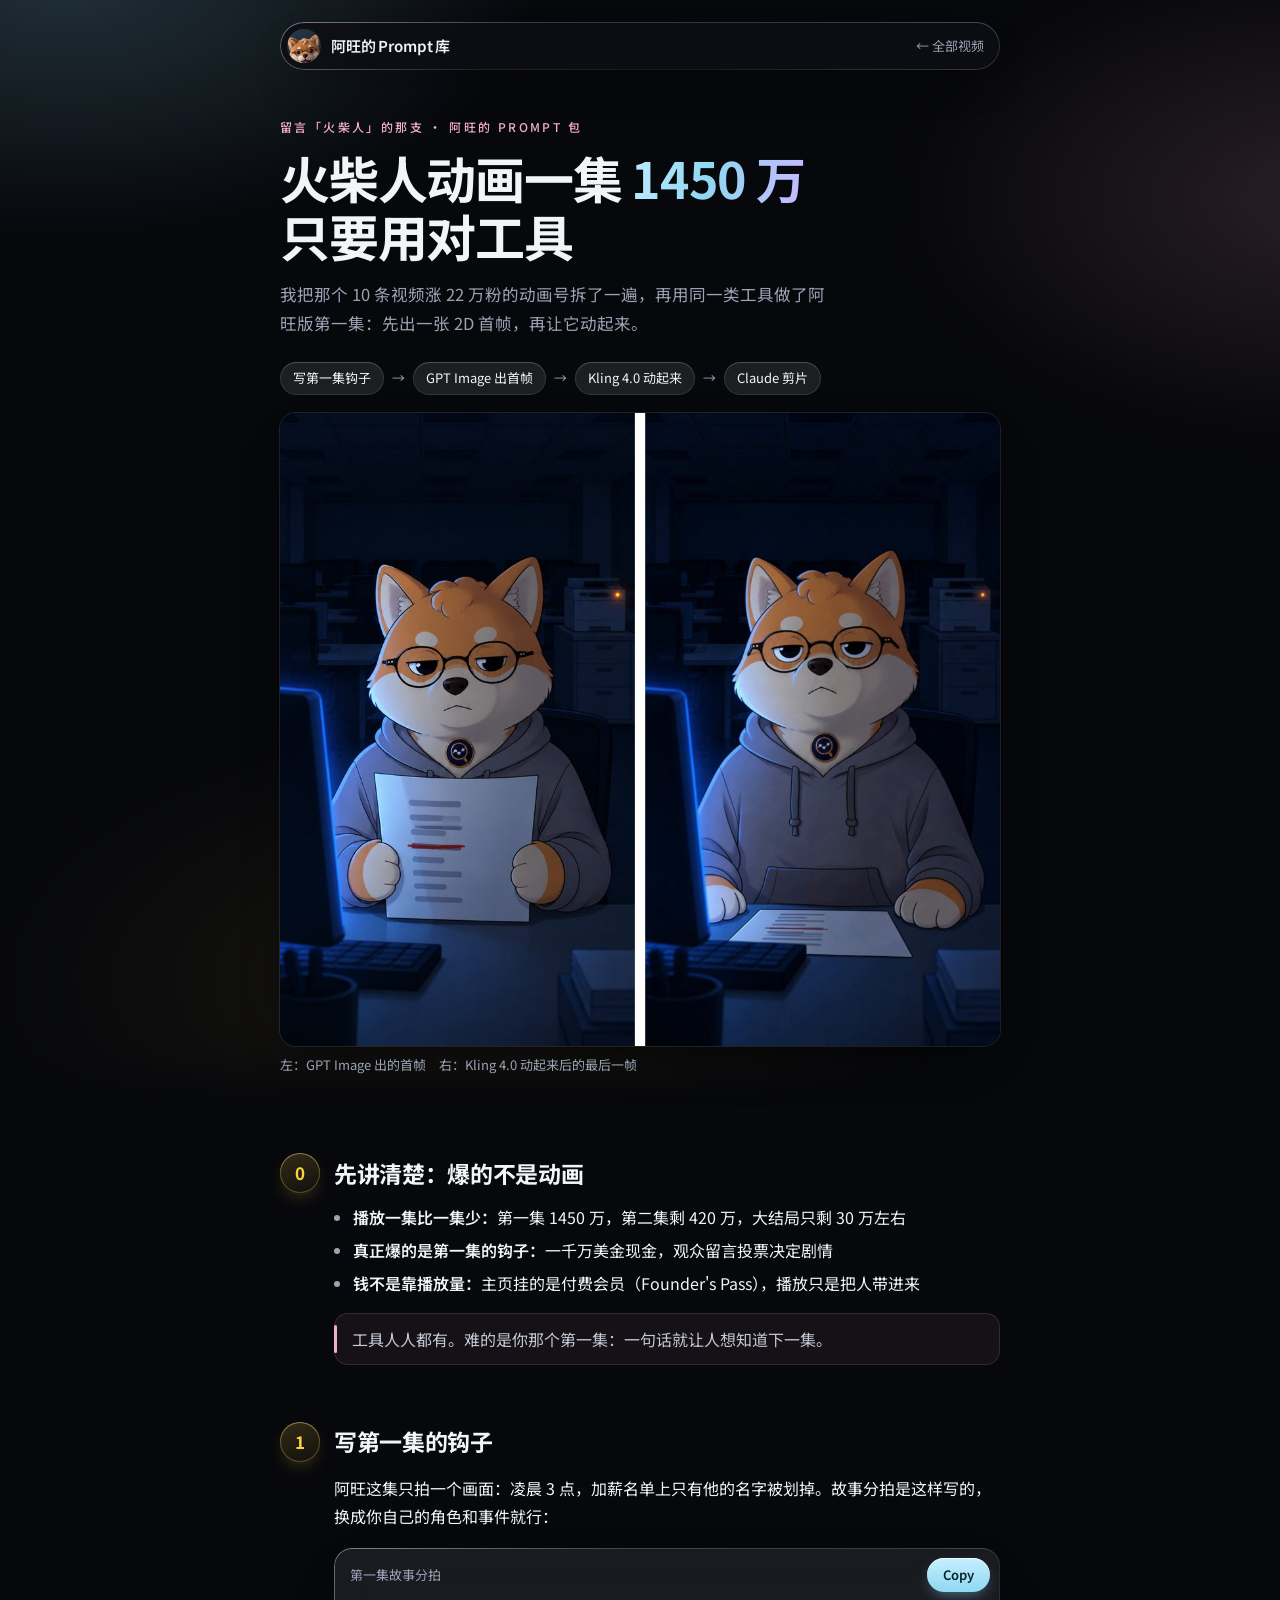
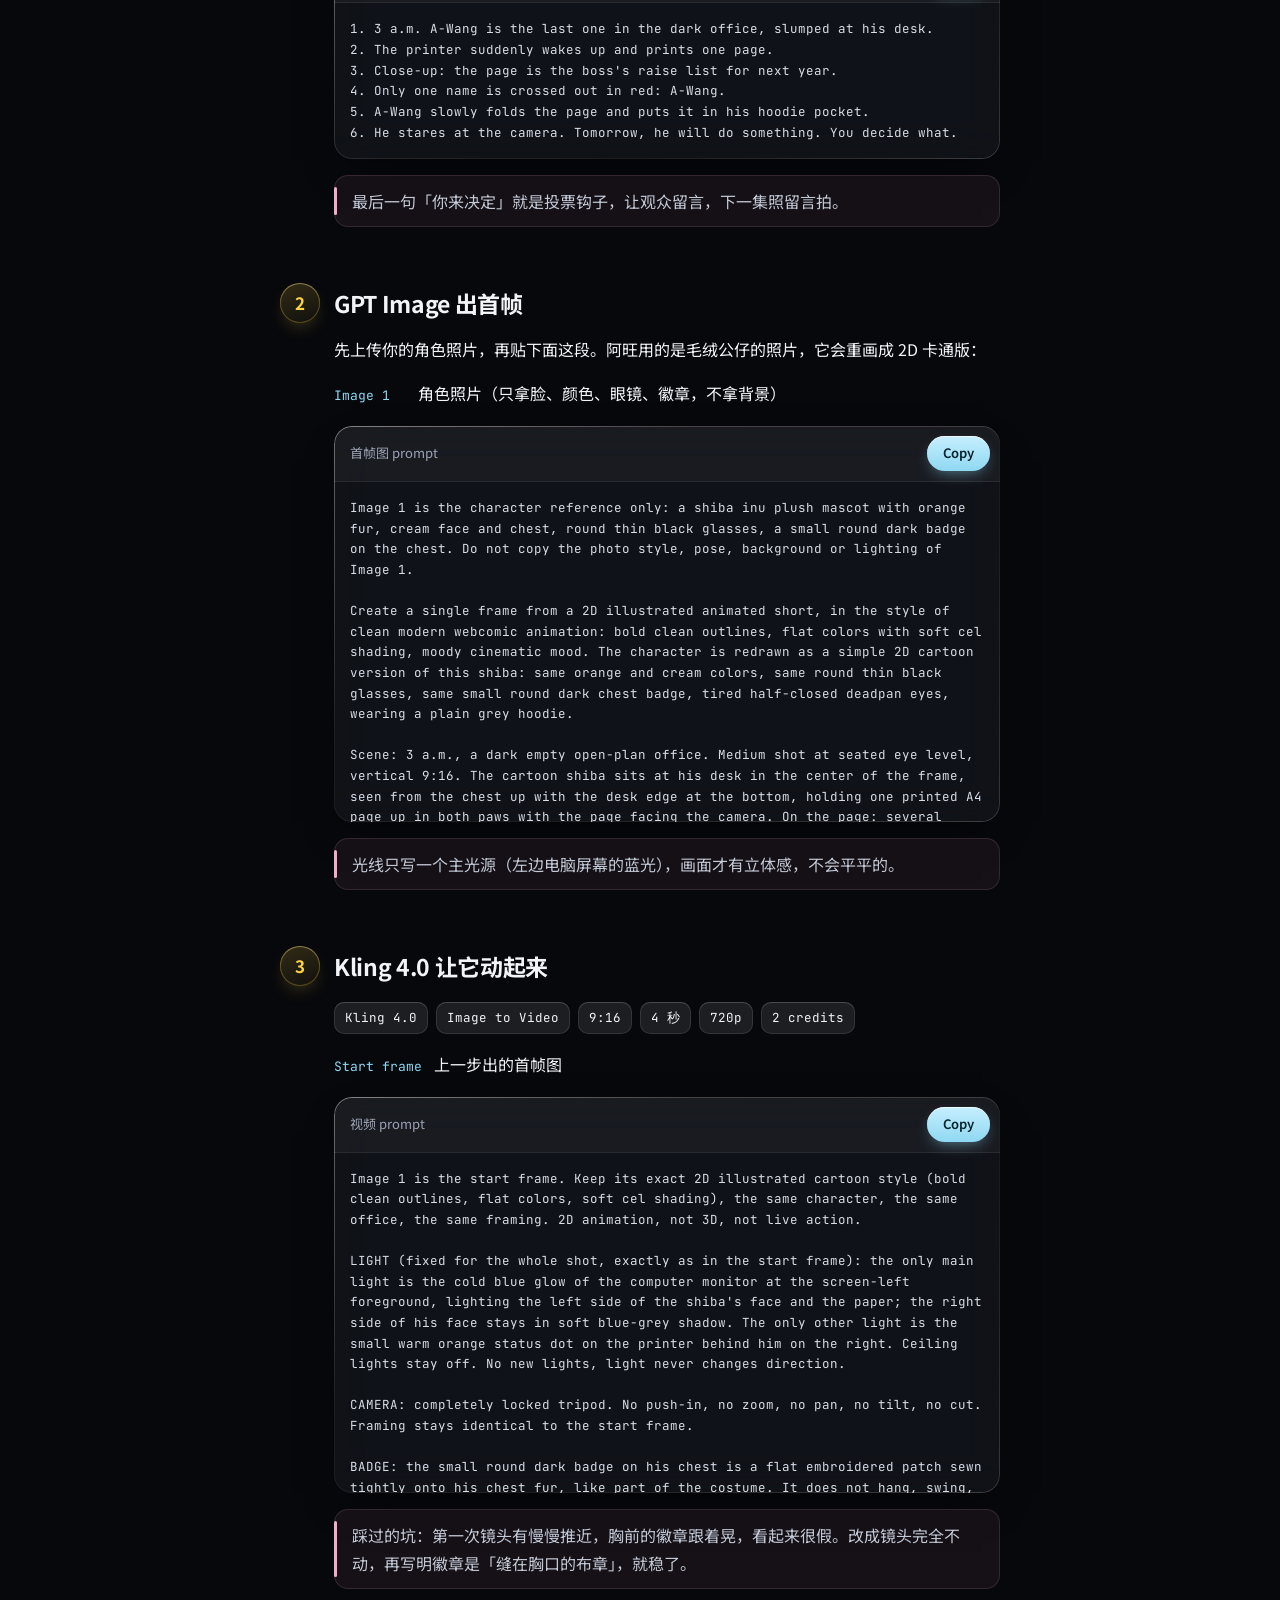
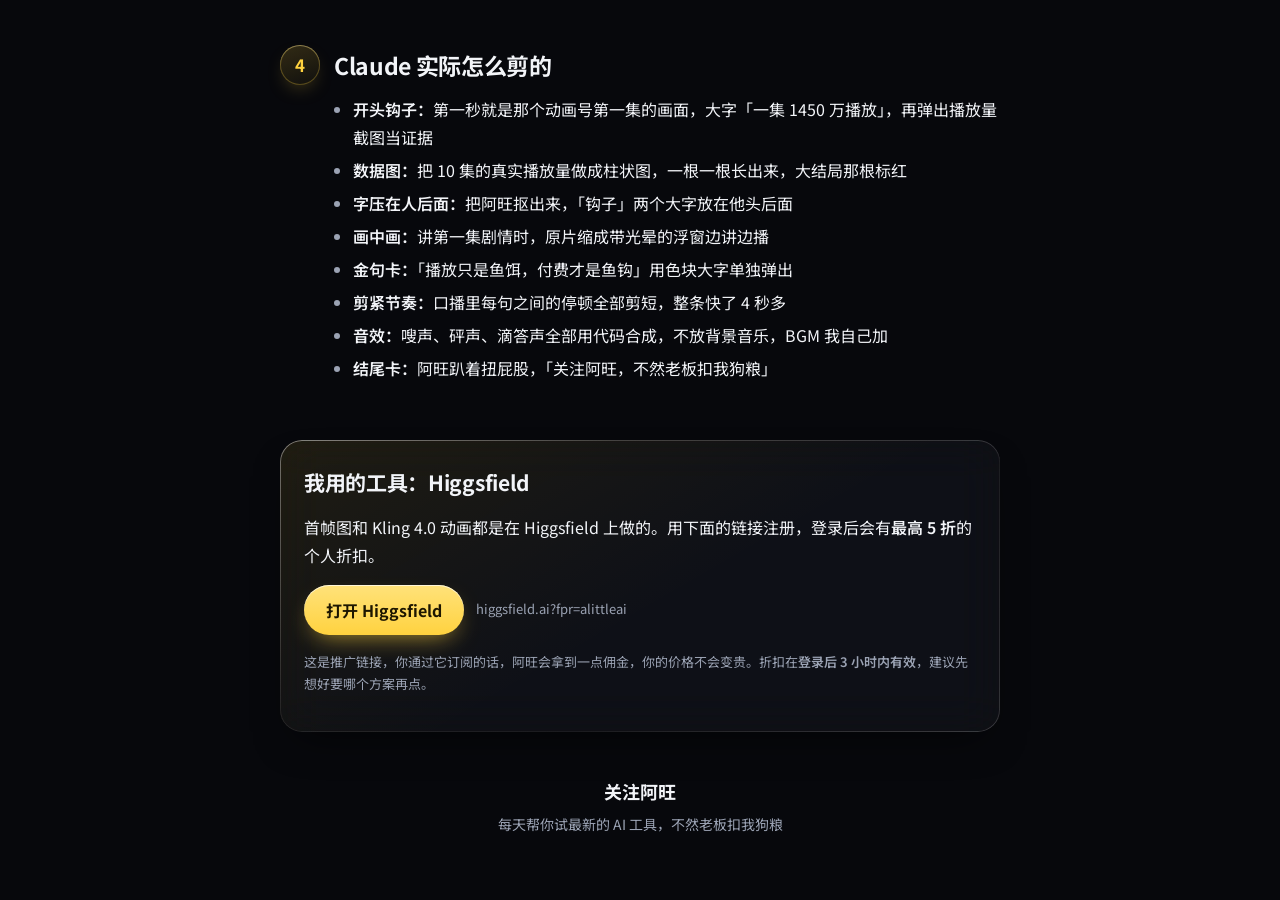
<file: stickman/index.html>
<!doctype html>
<html lang="zh-Hans">
<head>
<meta charset="utf-8">
<meta name="viewport" content="width=device-width, initial-scale=1, viewport-fit=cover">
<title>火柴人动画一集 1450 万，只要用对工具 · 阿旺的 Prompt 库</title>
<meta name="description" content="10 条火柴人动画涨 22 万粉。阿旺拆了它的数据，再用 GPT Image + Kling 4.0 做出阿旺版第一集，首帧和视频 prompt 都在这里">
<meta property="og:title" content="火柴人动画一集 1450 万，只要用对工具 · 阿旺的 Prompt 库">
<meta property="og:description" content="用 GPT Image + Kling 4.0 做火柴人风格动画，首帧和视频 prompt 直接 copy">
<meta property="og:image" content="https://alittleai.github.io/assets/stickman-cover.jpg">
<link rel="icon" href="../assets/awang.jpg">
<link rel="preconnect" href="https://fonts.googleapis.com">
<link rel="stylesheet" href="https://fonts.googleapis.com/css2?family=Noto+Serif+SC:wght@400;700&family=Noto+Sans+SC:wght@400;500;700&family=JetBrains+Mono:wght@400&display=swap">
<link rel="stylesheet" href="../assets/style.css">
</head>
<body>
<div class="wrap"><a class="top" href="../"><img src="../assets/awang.jpg" alt=""><span>阿旺的 Prompt 库</span><small>← 全部视频</small></a></div>


<div class="wrap">
<header>
  <div class="eyebrow">留言「火柴人」的那支 · 阿旺的 Prompt 包</div>
  <h1>火柴人动画一集 <em>1450 万</em><br>只要用对工具</h1>
  <p class="lede">我把那个 10 条视频涨 22 万粉的动画号拆了一遍，再用同一类工具做了阿旺版第一集：先出一张 2D 首帧，再让它动起来。</p>
  <div class="flow"><span>写第一集钩子</span><span class="arrow">→</span><span>GPT Image 出首帧</span><span class="arrow">→</span><span>Kling 4.0 动起来</span><span class="arrow">→</span><span>Claude 剪片</span></div>
  <img class="shot" src="../assets/stickman-frames.jpg" alt="阿旺版动画：左边是首帧，右边是 Kling 4.0 动起来后的最后一帧" loading="lazy">
  <p class="cap">左：GPT Image 出的首帧　右：Kling 4.0 动起来后的最后一帧</p>
</header>

<section>
  <div class="step"><div class="num">0</div><h2>先讲清楚：爆的不是动画</h2></div>
  <div class="body">
    <ul>
      <li><b>播放一集比一集少：</b>第一集 1450 万，第二集剩 420 万，大结局只剩 30 万左右</li>
      <li><b>真正爆的是第一集的钩子：</b>一千万美金现金，观众留言投票决定剧情</li>
      <li><b>钱不是靠播放量：</b>主页挂的是付费会员（Founder's Pass），播放只是把人带进来</li>
    </ul>
    <p class="note">工具人人都有。难的是你那个第一集：一句话就让人想知道下一集。</p>
  </div>
</section>

<section>
  <div class="step"><div class="num">1</div><h2>写第一集的钩子</h2></div>
  <div class="body">
    <p>阿旺这集只拍一个画面：凌晨 3 点，加薪名单上只有他的名字被划掉。故事分拍是这样写的，换成你自己的角色和事件就行：</p>
    <div class="prompt">
      <div class="prompt-head"><span>第一集故事分拍</span><button class="copy" data-target="p-story">Copy</button></div>
<pre id="p-story">1. 3 a.m. A-Wang is the last one in the dark office, slumped at his desk.
2. The printer suddenly wakes up and prints one page.
3. Close-up: the page is the boss's raise list for next year.
4. Only one name is crossed out in red: A-Wang.
5. A-Wang slowly folds the page and puts it in his hoodie pocket.
6. He stares at the camera. Tomorrow, he will do something. You decide what.</pre>
    </div>
    <p class="note">最后一句「你来决定」就是投票钩子，让观众留言，下一集照留言拍。</p>
  </div>
</section>

<section>
  <div class="step"><div class="num">2</div><h2>GPT Image 出首帧</h2></div>
  <div class="body">
    <p>先上传你的角色照片，再贴下面这段。阿旺用的是毛绒公仔的照片，它会重画成 2D 卡通版：</p>
    <ul class="order">
      <li><code>Image 1</code><span>角色照片（只拿脸、颜色、眼镜、徽章，不拿背景）</span></li>
    </ul>
    <div class="prompt">
      <div class="prompt-head"><span>首帧图 prompt</span><button class="copy" data-target="p-frame">Copy</button></div>
<pre id="p-frame">Image 1 is the character reference only: a shiba inu plush mascot with orange fur, cream face and chest, round thin black glasses, a small round dark badge on the chest. Do not copy the photo style, pose, background or lighting of Image 1.

Create a single frame from a 2D illustrated animated short, in the style of clean modern webcomic animation: bold clean outlines, flat colors with soft cel shading, moody cinematic mood. The character is redrawn as a simple 2D cartoon version of this shiba: same orange and cream colors, same round thin black glasses, same small round dark chest badge, tired half-closed deadpan eyes, wearing a plain grey hoodie.

Scene: 3 a.m., a dark empty open-plan office. Medium shot at seated eye level, vertical 9:16. The cartoon shiba sits at his desk in the center of the frame, seen from the chest up with the desk edge at the bottom, holding one printed A4 page up in both paws with the page facing the camera. On the page: several short grey lines like a list of names, and exactly one line in the middle is crossed out with a thick red pen stroke. No readable words or letters anywhere. Background: rows of empty desks fading into darkness, one office printer on a cabinet behind him on the right with a small glowing orange status light.

Lighting (only these two sources): the only main light is the cold blue glow of his computer monitor at the front-left of him, lighting the left side of his face and the paper; the right side of his face falls into soft blue-grey shadow. The only other light is the small warm orange dot on the printer behind him. Ceiling lights are off. No other lamps or windows.

No text, no captions, no logos, no brand names.</pre>
    </div>
    <p class="note">光线只写一个主光源（左边电脑屏幕的蓝光），画面才有立体感，不会平平的。</p>
  </div>
</section>

<section>
  <div class="step"><div class="num">3</div><h2>Kling 4.0 让它动起来</h2></div>
  <div class="body">
    <div class="chips">
      <span class="chip">Kling 4.0</span>
      <span class="chip">Image to Video</span>
      <span class="chip">9:16</span>
      <span class="chip">4 秒</span>
      <span class="chip">720p</span>
      <span class="chip">2 credits</span>
    </div>
    <ul class="order">
      <li><code>Start frame</code><span>上一步出的首帧图</span></li>
    </ul>
    <div class="prompt">
      <div class="prompt-head"><span>视频 prompt</span><button class="copy" data-target="p-video">Copy</button></div>
<pre id="p-video">Image 1 is the start frame. Keep its exact 2D illustrated cartoon style (bold clean outlines, flat colors, soft cel shading), the same character, the same office, the same framing. 2D animation, not 3D, not live action.

LIGHT (fixed for the whole shot, exactly as in the start frame): the only main light is the cold blue glow of the computer monitor at the screen-left foreground, lighting the left side of the shiba's face and the paper; the right side of his face stays in soft blue-grey shadow. The only other light is the small warm orange status dot on the printer behind him on the right. Ceiling lights stay off. No new lights, light never changes direction.

CAMERA: completely locked tripod. No push-in, no zoom, no pan, no tilt, no cut. Framing stays identical to the start frame.

BADGE: the small round dark badge on his chest is a flat embroidered patch sewn tightly onto his chest fur, like part of the costume. It does not hang, swing, bounce, slide or change size. It stays at exactly the same spot on his chest and only moves together with his chest, which barely moves.

ACTION (one thing at a time, small and slow):
0.0-1.5s: he slowly lowers the page flat onto the desk with both paws; his shoulders and chest stay almost still, only his arms move.
1.5-2.5s: still. One small slow swallow.
2.5-4.0s: he lifts only his eyes to look straight into the camera, one slow tired blink, deadpan half-closed eyes, mouth closed. Head stays still. He stays still to the end.

RESTRAINT: no smile, no open mouth, no talking, no leaning forward, no body bounce. Glasses stay on his face. The paper keeps grey lines and exactly one red line; no readable text, no logos. No audio.</pre>
    </div>
    <p class="note">踩过的坑：第一次镜头有慢慢推近，胸前的徽章跟着晃，看起来很假。改成镜头完全不动，再写明徽章是「缝在胸口的布章」，就稳了。</p>
  </div>
</section>

<section>
  <div class="step"><div class="num">4</div><h2>Claude 实际怎么剪的</h2></div>
  <div class="body">
    <ul>
      <li><b>开头钩子：</b>第一秒就是那个动画号第一集的画面，大字「一集 1450 万播放」，再弹出播放量截图当证据</li>
      <li><b>数据图：</b>把 10 集的真实播放量做成柱状图，一根一根长出来，大结局那根标红</li>
      <li><b>字压在人后面：</b>把阿旺抠出来，「钩子」两个大字放在他头后面</li>
      <li><b>画中画：</b>讲第一集剧情时，原片缩成带光晕的浮窗边讲边播</li>
      <li><b>金句卡：</b>「播放只是鱼饵，付费才是鱼钩」用色块大字单独弹出</li>
      <li><b>剪紧节奏：</b>口播里每句之间的停顿全部剪短，整条快了 4 秒多</li>
      <li><b>音效：</b>嗖声、砰声、滴答声全部用代码合成，不放背景音乐，BGM 我自己加</li>
      <li><b>结尾卡：</b>阿旺趴着扭屁股，「关注阿旺，不然老板扣我狗粮」</li>
    </ul>
  </div>
</section>

<div class="deal">
  <h2>我用的工具：Higgsfield</h2>
  <p>首帧图和 Kling 4.0 动画都是在 Higgsfield 上做的。用下面的链接注册，登录后会有<b>最高 5 折</b>的个人折扣。</p>
  <div class="link-row">
    <a href="https://higgsfield.ai?fpr=alittleai" target="_blank" rel="noopener">打开 Higgsfield</a>
    <span class="small">higgsfield.ai?fpr=alittleai</span>
  </div>
  <p class="small">这是推广链接，你通过它订阅的话，阿旺会拿到一点佣金，你的价格不会变贵。折扣在<b>登录后 3 小时内有效</b>，建议先想好要哪个方案再点。</p>
</div>

<footer>
  <strong>关注阿旺</strong>
  每天帮你试最新的 AI 工具，不然老板扣我狗粮
</footer>
</div>

<script>
document.querySelectorAll('.copy').forEach(function(btn){
  btn.addEventListener('click', function(){
    var el = document.getElementById(btn.dataset.target);
    var text = el.textContent;
    function done(){ btn.textContent = '已复制'; btn.classList.add('done');
      setTimeout(function(){ btn.textContent = 'Copy'; btn.classList.remove('done'); }, 1800); }
    function fallback(){
      var r = document.createRange(); r.selectNodeContents(el);
      var s = window.getSelection(); s.removeAllRanges(); s.addRange(r);
      btn.textContent = '已选取，长按复制';
    }
    try {
      navigator.clipboard.writeText(text).then(done, fallback);
    } catch(e){ fallback(); }
  });
});
</script>

</body>
</html>
</file>
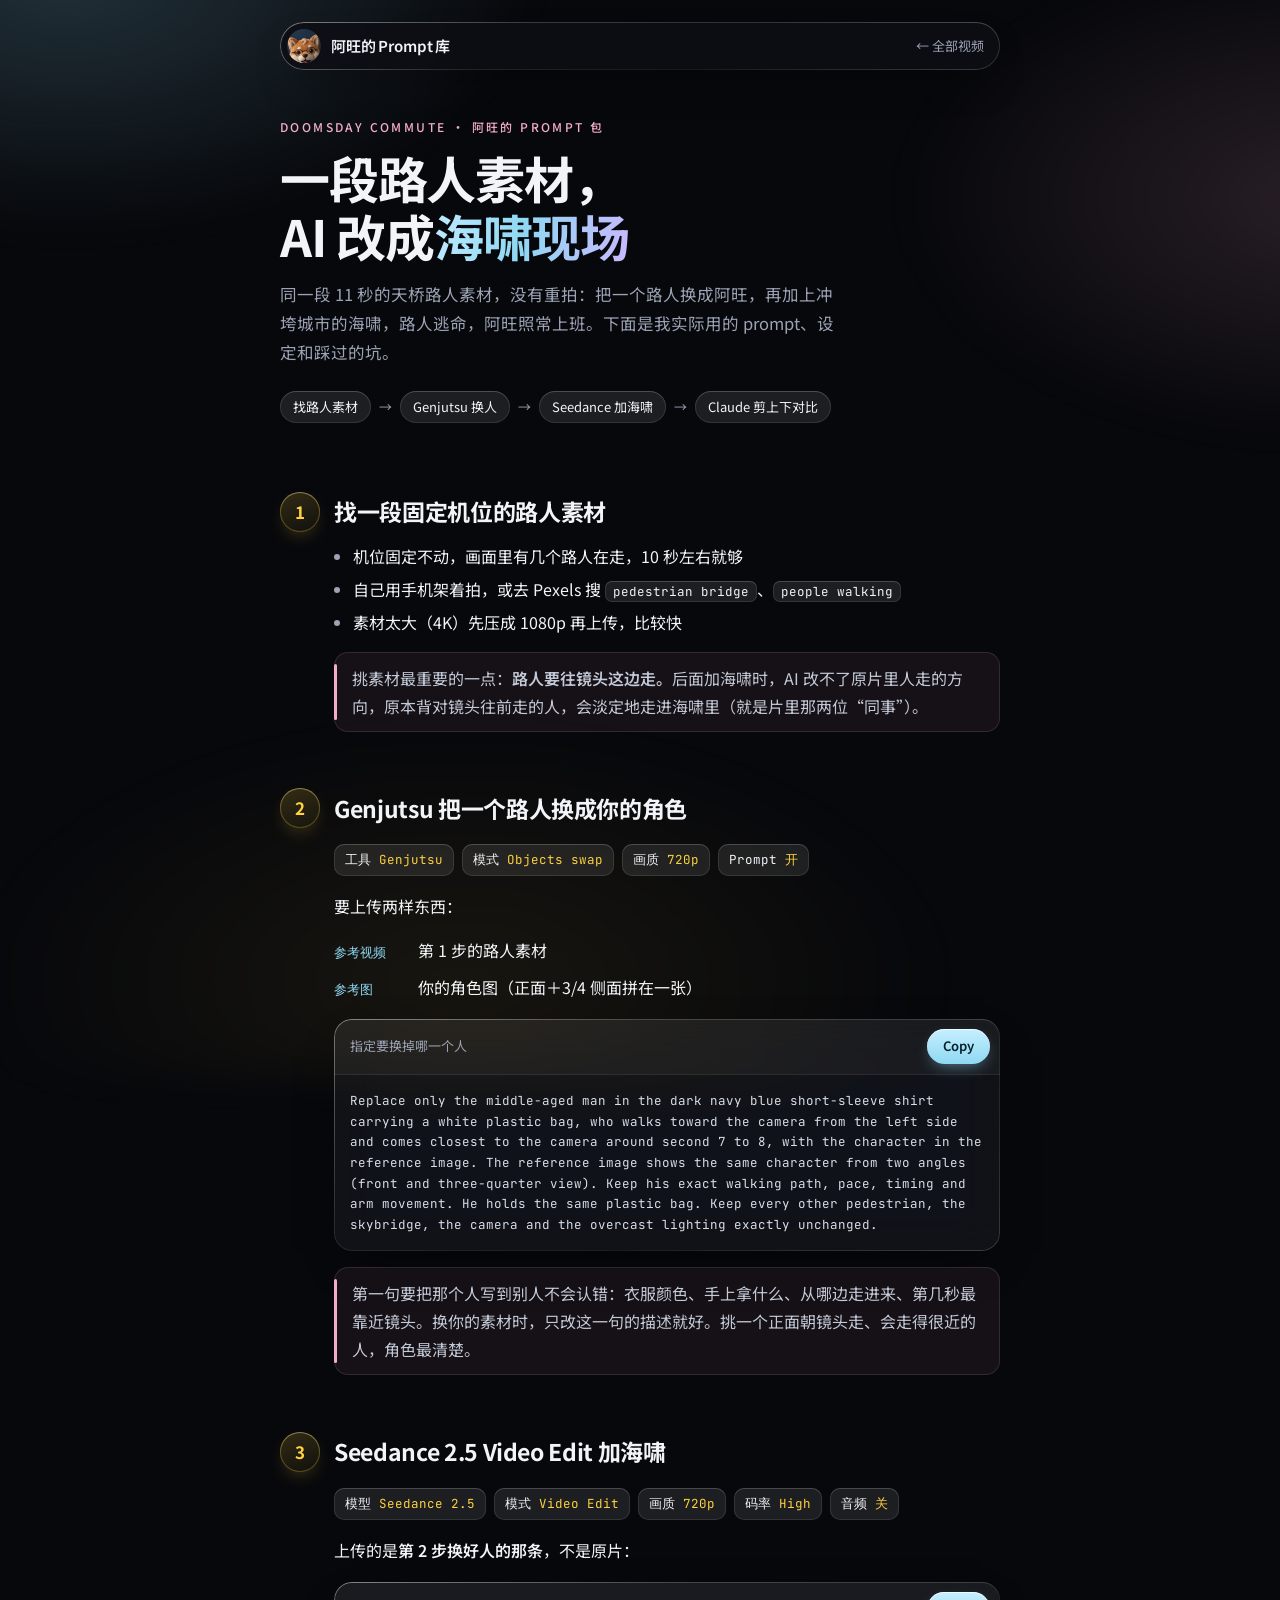
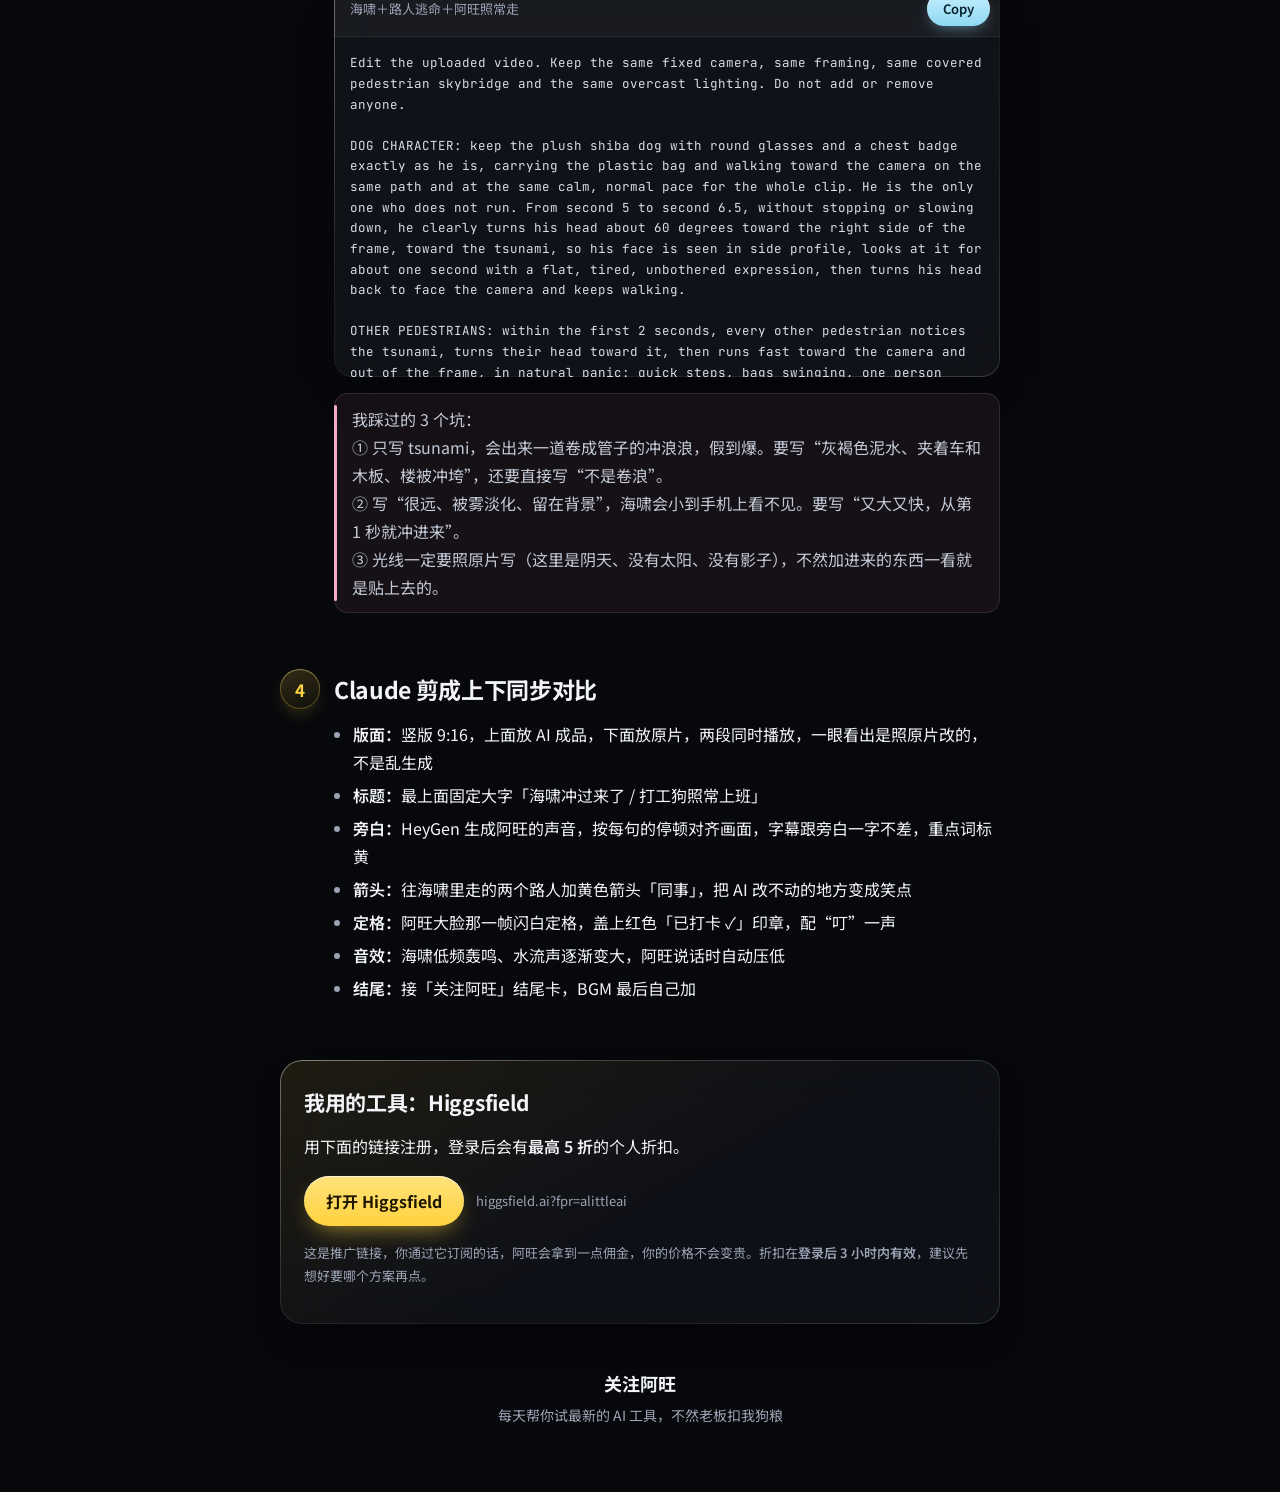
<file: tsunami/index.html>
<!doctype html>
<html lang="zh-Hans">
<head>
<meta charset="utf-8">
<meta name="viewport" content="width=device-width, initial-scale=1, viewport-fit=cover">
<title>一段路人素材，AI 改成海啸现场 · 阿旺的 Prompt 库</title>
<meta name="description" content="用 Higgsfield 的 Genjutsu 换人、Seedance 2.5 Video Edit 加海啸的完整 prompt、设定和踩坑">
<meta property="og:title" content="一段路人素材，AI 改成海啸现场 · 阿旺的 Prompt 库">
<meta property="og:description" content="用 Higgsfield 的 Genjutsu 换人、Seedance 2.5 Video Edit 加海啸的完整 prompt、设定和踩坑">
<meta property="og:image" content="https://alittleai.github.io/assets/tsunami-cover.jpg">
<link rel="icon" href="../assets/awang.jpg">
<link rel="preconnect" href="https://fonts.googleapis.com">
<link rel="stylesheet" href="https://fonts.googleapis.com/css2?family=Noto+Serif+SC:wght@400;700&family=Noto+Sans+SC:wght@400;500;700&family=JetBrains+Mono:wght@400&display=swap">
<link rel="stylesheet" href="../assets/style.css">
</head>
<body>
<div class="wrap"><a class="top" href="../"><img src="../assets/awang.jpg" alt=""><span>阿旺的 Prompt 库</span><small>← 全部视频</small></a></div>


<div class="wrap">
<header>
  <div class="eyebrow">Doomsday Commute · 阿旺的 Prompt 包</div>
  <h1>一段路人素材，<br>AI 改成<em>海啸现场</em></h1>
  <p class="lede">同一段 11 秒的天桥路人素材，没有重拍：把一个路人换成阿旺，再加上冲垮城市的海啸，路人逃命，阿旺照常上班。下面是我实际用的 prompt、设定和踩过的坑。</p>
  <div class="flow"><span>找路人素材</span><span class="arrow">→</span><span>Genjutsu 换人</span><span class="arrow">→</span><span>Seedance 加海啸</span><span class="arrow">→</span><span>Claude 剪上下对比</span></div>
</header>

<section>
  <div class="step"><div class="num">1</div><h2>找一段固定机位的路人素材</h2></div>
  <div class="body">
    <ul>
      <li>机位固定不动，画面里有几个路人在走，10 秒左右就够</li>
      <li>自己用手机架着拍，或去 Pexels 搜 <code class="chip">pedestrian bridge</code>、<code class="chip">people walking</code></li>
      <li>素材太大（4K）先压成 1080p 再上传，比较快</li>
    </ul>
    <p class="note">挑素材最重要的一点：<b>路人要往镜头这边走。</b>后面加海啸时，AI 改不了原片里人走的方向，原本背对镜头往前走的人，会淡定地走进海啸里（就是片里那两位“同事”）。</p>
  </div>
</section>

<section>
  <div class="step"><div class="num">2</div><h2>Genjutsu 把一个路人换成你的角色</h2></div>
  <div class="body">
    <div class="chips">
      <span class="chip">工具 <b>Genjutsu</b></span>
      <span class="chip">模式 <b>Objects swap</b></span>
      <span class="chip">画质 <b>720p</b></span>
      <span class="chip">Prompt <b>开</b></span>
    </div>
    <p>要上传两样东西：</p>
    <ul class="order">
      <li><code>参考视频</code><span>第 1 步的路人素材</span></li>
      <li><code>参考图</code><span>你的角色图（正面＋3/4 侧面拼在一张）</span></li>
    </ul>
    <div class="prompt">
      <div class="prompt-head"><span>指定要换掉哪一个人</span><button class="copy" data-target="p-swap">Copy</button></div>
<pre id="p-swap">Replace only the middle-aged man in the dark navy blue short-sleeve shirt carrying a white plastic bag, who walks toward the camera from the left side and comes closest to the camera around second 7 to 8, with the character in the reference image. The reference image shows the same character from two angles (front and three-quarter view). Keep his exact walking path, pace, timing and arm movement. He holds the same plastic bag. Keep every other pedestrian, the skybridge, the camera and the overcast lighting exactly unchanged.</pre>
    </div>
    <p class="note">第一句要把那个人写到别人不会认错：衣服颜色、手上拿什么、从哪边走进来、第几秒最靠近镜头。换你的素材时，只改这一句的描述就好。挑一个正面朝镜头走、会走得很近的人，角色最清楚。</p>
  </div>
</section>

<section>
  <div class="step"><div class="num">3</div><h2>Seedance 2.5 Video Edit 加海啸</h2></div>
  <div class="body">
    <div class="chips">
      <span class="chip">模型 <b>Seedance 2.5</b></span>
      <span class="chip">模式 <b>Video Edit</b></span>
      <span class="chip">画质 <b>720p</b></span>
      <span class="chip">码率 <b>High</b></span>
      <span class="chip">音频 <b>关</b></span>
    </div>
    <p>上传的是<b>第 2 步换好人的那条</b>，不是原片：</p>
    <div class="prompt">
      <div class="prompt-head"><span>海啸＋路人逃命＋阿旺照常走</span><button class="copy" data-target="p-tsunami">Copy</button></div>
<pre id="p-tsunami">Edit the uploaded video. Keep the same fixed camera, same framing, same covered pedestrian skybridge and the same overcast lighting. Do not add or remove anyone.

DOG CHARACTER: keep the plush shiba dog with round glasses and a chest badge exactly as he is, carrying the plastic bag and walking toward the camera on the same path and at the same calm, normal pace for the whole clip. He is the only one who does not run. From second 5 to second 6.5, without stopping or slowing down, he clearly turns his head about 60 degrees toward the right side of the frame, toward the tsunami, so his face is seen in side profile, looks at it for about one second with a flat, tired, unbothered expression, then turns his head back to face the camera and keeps walking.

OTHER PEDESTRIANS: within the first 2 seconds, every other pedestrian notices the tsunami, turns their head toward it, then runs fast toward the camera and out of the frame, in natural panic: quick steps, bags swinging, one person stumbles slightly and keeps running. Mouths closed or slightly open, no screaming faces, no wide-open mouths, no exaggerated poses.

LIGHTING (match the original exactly): overcast daytime, the sky is the only light source, soft directionless daylight coming in from the open sides of the bridge and through the glass roof, pale hazy white-grey sky, no direct sun, no hard shadows, cool neutral color temperature, low contrast. No specular highlights on the water. If any part of the frame shows sunlight, warm light or glowing highlights, the shot is wrong.

TSUNAMI (real disaster news footage, not a movie wave): from the first second, far in the background beyond the open right side of the bridge and behind the buildings at the far end, a low, wide, churning wall of muddy grey-brown seawater surges in fast, carrying debris: cars, wooden planks, broken trees and roofing. White foam boils on top and a thick mist of spray rises, softened by atmospheric haze. It is NOT a tall curling surfing wave, NOT a barrel wave, NOT a clean dark-blue wave. It slams into the buildings, the buildings crack and collapse, concrete debris flies, and the flood keeps spreading and destroying more of the city for the whole clip. The water and debris stay outside the bridge and never reach the walkway.

Realistic photographic look, same as the original footage, like real amateur disaster footage. No text, no logos. No background music.</pre>
    </div>
    <p class="note">我踩过的 3 个坑：<br>
    ① 只写 tsunami，会出来一道卷成管子的冲浪浪，假到爆。要写“灰褐色泥水、夹着车和木板、楼被冲垮”，还要直接写“不是卷浪”。<br>
    ② 写“很远、被雾淡化、留在背景”，海啸会小到手机上看不见。要写“又大又快，从第 1 秒就冲进来”。<br>
    ③ 光线一定要照原片写（这里是阴天、没有太阳、没有影子），不然加进来的东西一看就是贴上去的。</p>
  </div>
</section>

<section>
  <div class="step"><div class="num">4</div><h2>Claude 剪成上下同步对比</h2></div>
  <div class="body">
    <ul>
      <li><b>版面：</b>竖版 9:16，上面放 AI 成品，下面放原片，两段同时播放，一眼看出是照原片改的，不是乱生成</li>
      <li><b>标题：</b>最上面固定大字「海啸冲过来了 / 打工狗照常上班」</li>
      <li><b>旁白：</b>HeyGen 生成阿旺的声音，按每句的停顿对齐画面，字幕跟旁白一字不差，重点词标黄</li>
      <li><b>箭头：</b>往海啸里走的两个路人加黄色箭头「同事」，把 AI 改不动的地方变成笑点</li>
      <li><b>定格：</b>阿旺大脸那一帧闪白定格，盖上红色「已打卡 ✓」印章，配“叮”一声</li>
      <li><b>音效：</b>海啸低频轰鸣、水流声逐渐变大，阿旺说话时自动压低</li>
      <li><b>结尾：</b>接「关注阿旺」结尾卡，BGM 最后自己加</li>
    </ul>
  </div>
</section>

<div class="deal">
  <h2>我用的工具：Higgsfield</h2>
  <p>用下面的链接注册，登录后会有<b>最高 5 折</b>的个人折扣。</p>
  <div class="link-row">
    <a href="https://higgsfield.ai?fpr=alittleai" target="_blank" rel="noopener">打开 Higgsfield</a>
    <span class="small">higgsfield.ai?fpr=alittleai</span>
  </div>
  <p class="small">这是推广链接，你通过它订阅的话，阿旺会拿到一点佣金，你的价格不会变贵。折扣在<b>登录后 3 小时内有效</b>，建议先想好要哪个方案再点。</p>
</div>

<footer>
  <strong>关注阿旺</strong>
  每天帮你试最新的 AI 工具，不然老板扣我狗粮
</footer>
</div>

<script>
document.querySelectorAll('.copy').forEach(function(btn){
  btn.addEventListener('click', function(){
    var el = document.getElementById(btn.dataset.target);
    var text = el.textContent;
    function done(){ btn.textContent = '已复制'; btn.classList.add('done');
      setTimeout(function(){ btn.textContent = 'Copy'; btn.classList.remove('done'); }, 1800); }
    function fallback(){
      var r = document.createRange(); r.selectNodeContents(el);
      var s = window.getSelection(); s.removeAllRanges(); s.addRange(r);
      btn.textContent = '已选取，长按复制';
    }
    try {
      navigator.clipboard.writeText(text).then(done, fallback);
    } catch(e){ fallback(); }
  });
});
</script>

</body>
</html>
</file>
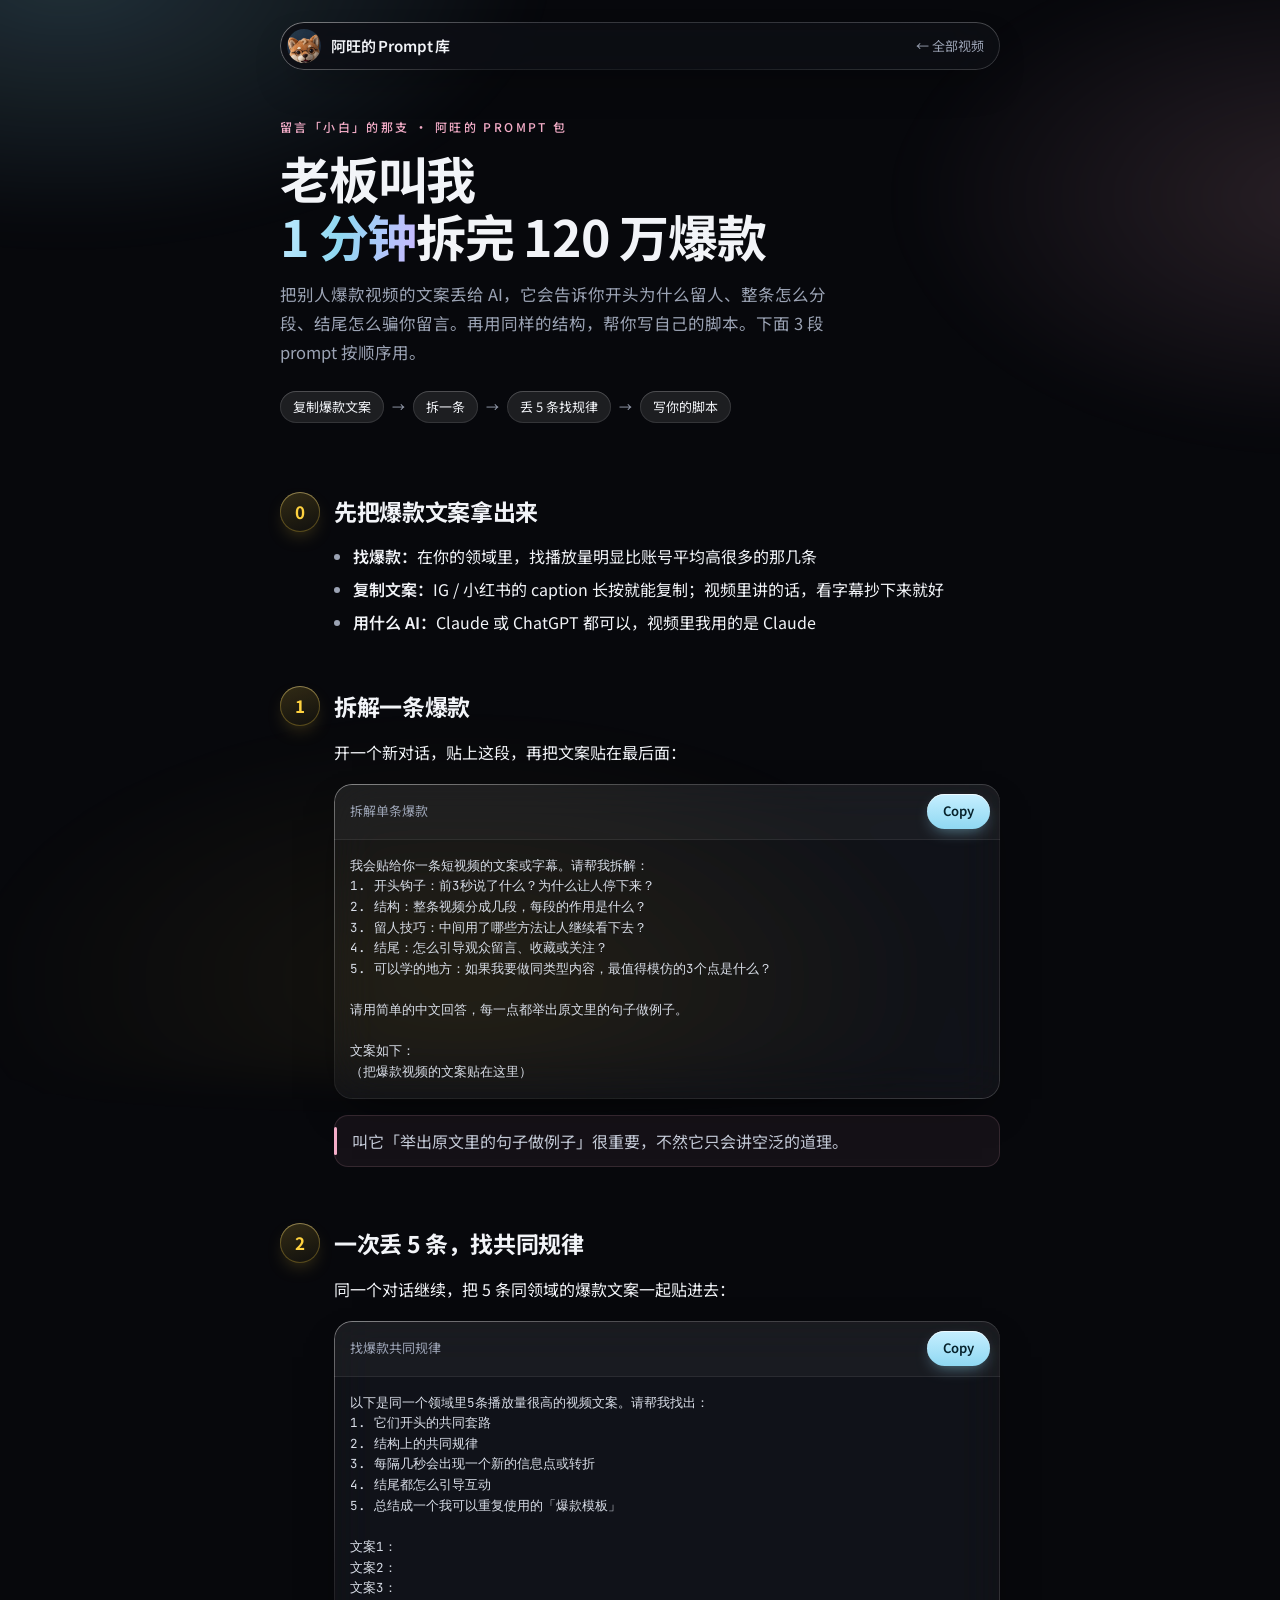
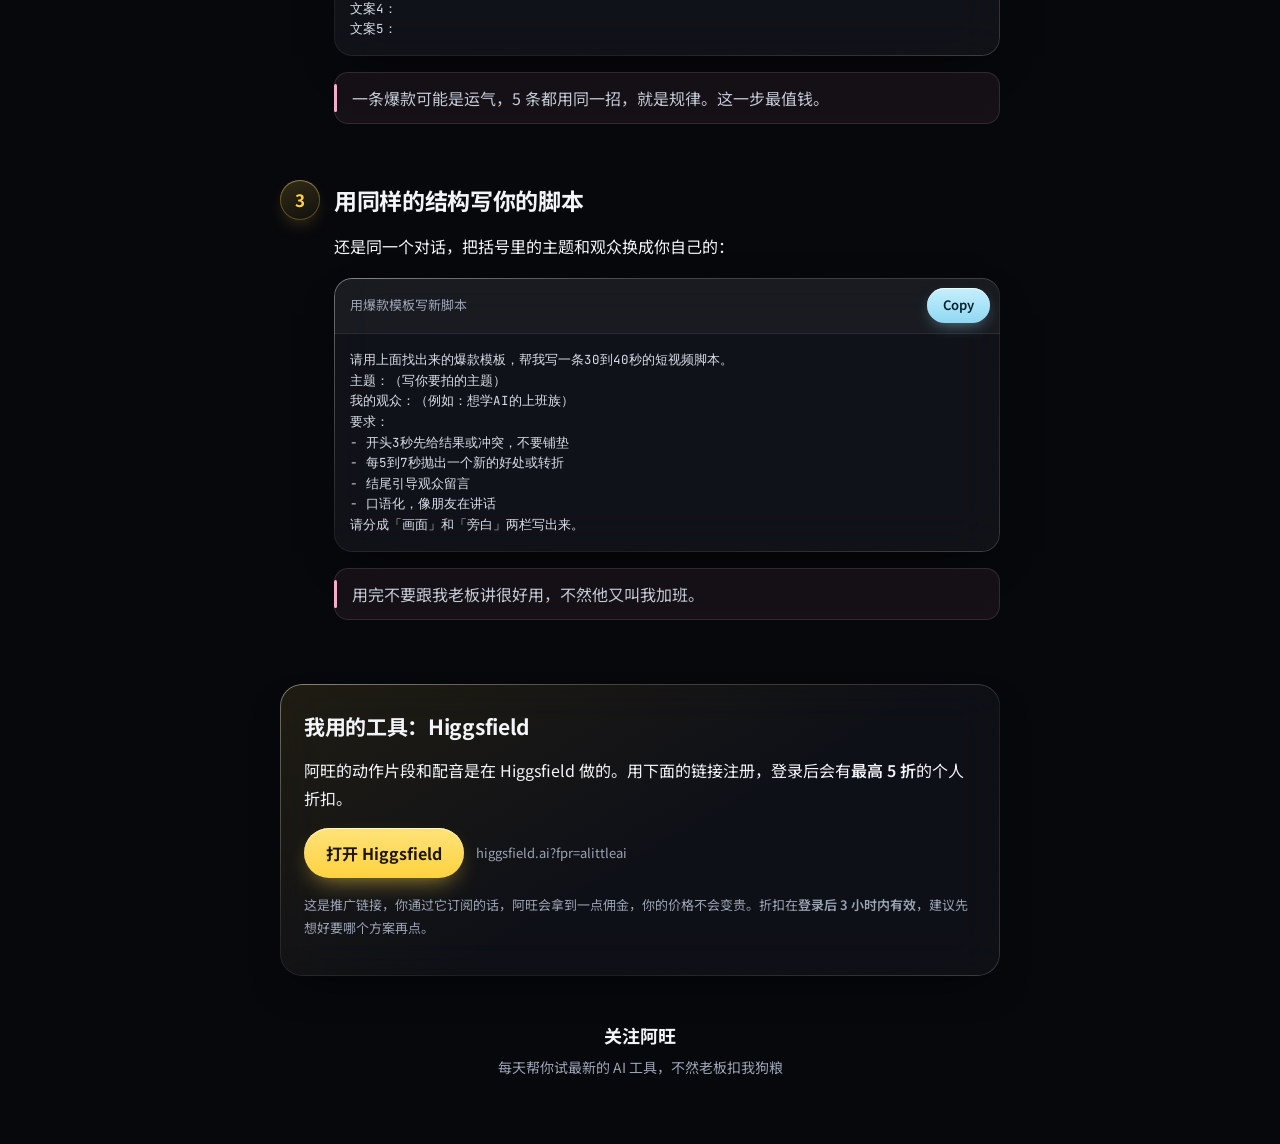
<file: viral/index.html>
<!doctype html>
<html lang="zh-Hans">
<head>
<meta charset="utf-8">
<meta name="viewport" content="width=device-width, initial-scale=1, viewport-fit=cover">
<title>1 分钟拆完 120 万爆款 · 阿旺的 Prompt 库</title>
<meta name="description" content="把爆款视频的文案丢给 AI，拆出钩子、结构、留人技巧，再用同样的结构写你自己的脚本">
<meta property="og:title" content="1 分钟拆完 120 万爆款 · 阿旺的 Prompt 库">
<meta property="og:description" content="把爆款视频的文案丢给 AI，拆出钩子、结构、留人技巧，再用同样的结构写你自己的脚本">
<meta property="og:image" content="https://alittleai.github.io/assets/viral-cover.jpg">
<link rel="icon" href="../assets/awang.jpg">
<link rel="preconnect" href="https://fonts.googleapis.com">
<link rel="stylesheet" href="https://fonts.googleapis.com/css2?family=Noto+Serif+SC:wght@400;700&family=Noto+Sans+SC:wght@400;500;700&family=JetBrains+Mono:wght@400&display=swap">
<link rel="stylesheet" href="../assets/style.css">
</head>
<body>
<div class="wrap"><a class="top" href="../"><img src="../assets/awang.jpg" alt=""><span>阿旺的 Prompt 库</span><small>← 全部视频</small></a></div>


<div class="wrap">
<header>
  <div class="eyebrow">留言「小白」的那支 · 阿旺的 Prompt 包</div>
  <h1>老板叫我<br><em>1 分钟</em>拆完 120 万爆款</h1>
  <p class="lede">把别人爆款视频的文案丢给 AI，它会告诉你开头为什么留人、整条怎么分段、结尾怎么骗你留言。再用同样的结构，帮你写自己的脚本。下面 3 段 prompt 按顺序用。</p>
  <div class="flow"><span>复制爆款文案</span><span class="arrow">→</span><span>拆一条</span><span class="arrow">→</span><span>丢 5 条找规律</span><span class="arrow">→</span><span>写你的脚本</span></div>
</header>

<section>
  <div class="step"><div class="num">0</div><h2>先把爆款文案拿出来</h2></div>
  <div class="body">
    <ul>
      <li><b>找爆款：</b>在你的领域里，找播放量明显比账号平均高很多的那几条</li>
      <li><b>复制文案：</b>IG / 小红书的 caption 长按就能复制；视频里讲的话，看字幕抄下来就好</li>
      <li><b>用什么 AI：</b>Claude 或 ChatGPT 都可以，视频里我用的是 Claude</li>
    </ul>
  </div>
</section>

<section>
  <div class="step"><div class="num">1</div><h2>拆解一条爆款</h2></div>
  <div class="body">
    <p>开一个新对话，贴上这段，再把文案贴在最后面：</p>
    <div class="prompt">
      <div class="prompt-head"><span>拆解单条爆款</span><button class="copy" data-target="p-one">Copy</button></div>
<pre id="p-one">我会贴给你一条短视频的文案或字幕。请帮我拆解：
1. 开头钩子：前3秒说了什么？为什么让人停下来？
2. 结构：整条视频分成几段，每段的作用是什么？
3. 留人技巧：中间用了哪些方法让人继续看下去？
4. 结尾：怎么引导观众留言、收藏或关注？
5. 可以学的地方：如果我要做同类型内容，最值得模仿的3个点是什么？

请用简单的中文回答，每一点都举出原文里的句子做例子。

文案如下：
（把爆款视频的文案贴在这里）</pre>
    </div>
    <p class="note">叫它「举出原文里的句子做例子」很重要，不然它只会讲空泛的道理。</p>
  </div>
</section>

<section>
  <div class="step"><div class="num">2</div><h2>一次丢 5 条，找共同规律</h2></div>
  <div class="body">
    <p>同一个对话继续，把 5 条同领域的爆款文案一起贴进去：</p>
    <div class="prompt">
      <div class="prompt-head"><span>找爆款共同规律</span><button class="copy" data-target="p-five">Copy</button></div>
<pre id="p-five">以下是同一个领域里5条播放量很高的视频文案。请帮我找出：
1. 它们开头的共同套路
2. 结构上的共同规律
3. 每隔几秒会出现一个新的信息点或转折
4. 结尾都怎么引导互动
5. 总结成一个我可以重复使用的「爆款模板」

文案1：
文案2：
文案3：
文案4：
文案5：</pre>
    </div>
    <p class="note">一条爆款可能是运气，5 条都用同一招，就是规律。这一步最值钱。</p>
  </div>
</section>

<section>
  <div class="step"><div class="num">3</div><h2>用同样的结构写你的脚本</h2></div>
  <div class="body">
    <p>还是同一个对话，把括号里的主题和观众换成你自己的：</p>
    <div class="prompt">
      <div class="prompt-head"><span>用爆款模板写新脚本</span><button class="copy" data-target="p-write">Copy</button></div>
<pre id="p-write">请用上面找出来的爆款模板，帮我写一条30到40秒的短视频脚本。
主题：（写你要拍的主题）
我的观众：（例如：想学AI的上班族）
要求：
- 开头3秒先给结果或冲突，不要铺垫
- 每5到7秒抛出一个新的好处或转折
- 结尾引导观众留言
- 口语化，像朋友在讲话
请分成「画面」和「旁白」两栏写出来。</pre>
    </div>
    <p class="note">用完不要跟我老板讲很好用，不然他又叫我加班。</p>
  </div>
</section>

<div class="deal">
  <h2>我用的工具：Higgsfield</h2>
  <p>阿旺的动作片段和配音是在 Higgsfield 做的。用下面的链接注册，登录后会有<b>最高 5 折</b>的个人折扣。</p>
  <div class="link-row">
    <a href="https://higgsfield.ai?fpr=alittleai" target="_blank" rel="noopener">打开 Higgsfield</a>
    <span class="small">higgsfield.ai?fpr=alittleai</span>
  </div>
  <p class="small">这是推广链接，你通过它订阅的话，阿旺会拿到一点佣金，你的价格不会变贵。折扣在<b>登录后 3 小时内有效</b>，建议先想好要哪个方案再点。</p>
</div>

<footer>
  <strong>关注阿旺</strong>
  每天帮你试最新的 AI 工具，不然老板扣我狗粮
</footer>
</div>

<script>
document.querySelectorAll('.copy').forEach(function(btn){
  btn.addEventListener('click', function(){
    var el = document.getElementById(btn.dataset.target);
    var text = el.textContent;
    function done(){ btn.textContent = '已复制'; btn.classList.add('done');
      setTimeout(function(){ btn.textContent = 'Copy'; btn.classList.remove('done'); }, 1800); }
    function fallback(){
      var r = document.createRange(); r.selectNodeContents(el);
      var s = window.getSelection(); s.removeAllRanges(); s.addRange(r);
      btn.textContent = '已选取，长按复制';
    }
    try {
      navigator.clipboard.writeText(text).then(done, fallback);
    } catch(e){ fallback(); }
  });
});
</script>

</body>
</html>
</file>
<file: assets/style.css>
/* 阿旺的 Prompt 库 — dark studio + iOS-style liquid glass.
   One reading column. Glass is used only on things you touch or read closely:
   the top bar, video cards, prompt panels, step badges, the deal box. */
:root{
  --bg:#07080c;
  --fg:#f2f4f8;
  --muted:#9ba3b4;
  --blue:#8fd8f2;
  --pink:#f4adc8;
  --yellow:#ffd23f;
  --glass:rgba(255,255,255,.055);
  --glass-hi:rgba(255,255,255,.09);
  --edge:rgba(255,255,255,.10);
  --blur:blur(22px) saturate(170%);
  --shadow:0 1px 0 rgba(255,255,255,.14) inset, 0 -1px 0 rgba(255,255,255,.03) inset, 0 18px 40px -18px rgba(0,0,0,.7);
  --r:22px;
  --serif:"Noto Serif SC","Songti SC",serif;
  --sans:-apple-system,BlinkMacSystemFont,"SF Pro Text","PingFang SC","Noto Sans SC","Microsoft YaHei",system-ui,sans-serif;
  --mono:"JetBrains Mono",ui-monospace,"SF Mono",Menlo,Consolas,monospace;
  color-scheme:dark;
}
*{box-sizing:border-box}
html{background:var(--bg)}
body{margin:0;background:transparent;color:var(--fg);font-family:var(--sans);font-size:16px;line-height:1.75;
  -webkit-font-smoothing:antialiased;
  padding-left:max(16px,env(safe-area-inset-left,0px));padding-right:max(16px,env(safe-area-inset-right,0px));padding-block:0 64px}

/* Ambient light behind the glass: three soft, slow-moving color fields */
body::before{content:"";position:fixed;inset:-20%;z-index:-1;pointer-events:none;
  background:
    radial-gradient(38% 30% at 18% 12%, rgba(143,216,242,.20), transparent 70%),
    radial-gradient(34% 28% at 88% 30%, rgba(244,173,200,.14), transparent 70%),
    radial-gradient(40% 30% at 40% 92%, rgba(255,210,63,.07), transparent 70%);
  filter:blur(20px);animation:drift 28s ease-in-out infinite alternate}
@keyframes drift{to{transform:translate3d(3%,-2%,0) scale(1.05)}}

/* Liquid-glass surface + light-catching edge (bright top-left, fading out) */
.glass,.top,.card,.prompt,.deal,.soon{position:relative;background:var(--glass);
  -webkit-backdrop-filter:var(--blur);backdrop-filter:var(--blur);
  border-radius:var(--r);box-shadow:var(--shadow)}
.top::after,.card::after,.prompt::after,.deal::after,.soon::after{content:"";position:absolute;inset:0;border-radius:inherit;padding:1px;pointer-events:none;
  background:linear-gradient(140deg,rgba(255,255,255,.38),rgba(255,255,255,.06) 32%,rgba(255,255,255,.02) 60%,rgba(255,255,255,.16));
  -webkit-mask:linear-gradient(#000 0 0) content-box,linear-gradient(#000 0 0);
  -webkit-mask-composite:xor;mask-composite:exclude}

.wrap{max-width:720px;margin:0 auto}

/* Top bar — floating glass pill that stays put while scrolling */
.wrap:has(> .top){position:sticky;top:max(10px,env(safe-area-inset-top,0px));z-index:20;padding-top:12px}
.top{display:flex;align-items:center;gap:10px;padding:7px 16px 7px 7px;border-radius:999px;text-decoration:none;color:var(--fg);
  background:rgba(13,15,20,.86);-webkit-backdrop-filter:blur(28px) saturate(180%);backdrop-filter:blur(28px) saturate(180%)}
.top img{width:34px;height:34px;border-radius:50%}
.top span{font-weight:600;font-size:15px;letter-spacing:-.01em}
.top small{color:var(--muted);font-size:13px;margin-left:auto;transition:color .2s}
.top:hover small{color:var(--fg)}

/* Header */
header{padding-block:56px 32px}
.eyebrow{font-size:12px;letter-spacing:.2em;color:var(--pink);text-transform:uppercase;font-weight:500}
h1{font-family:var(--sans);font-weight:700;font-size:clamp(32px,7.4vw,50px);line-height:1.15;letter-spacing:-.025em;margin:12px 0 16px;text-wrap:balance}
h1 em{font-style:normal;background:linear-gradient(100deg,#bfeaff 0%,var(--blue) 45%,#c9b8ff 100%);
  -webkit-background-clip:text;background-clip:text;color:transparent}
.lede{color:var(--muted);margin:0;max-width:34em;font-size:16.5px}
.flow{display:flex;flex-wrap:wrap;gap:8px;margin-top:24px;align-items:center}
.flow span{font-size:13px;padding:5px 13px;border-radius:999px;color:var(--fg);background:var(--glass-hi);
  box-shadow:0 0 0 1px var(--edge) inset,0 1px 0 rgba(255,255,255,.12) inset}
.flow span.arrow{background:none;box-shadow:none;color:var(--muted);padding-inline:0}

/* Steps */
section{padding-block:36px 4px}
.step{display:flex;align-items:center;gap:14px}
.num{flex:none;width:40px;height:40px;display:grid;place-items:center;border-radius:50%;
  font-family:var(--sans);font-weight:700;font-size:17px;color:var(--yellow);
  background:linear-gradient(160deg,rgba(255,210,63,.18),rgba(255,210,63,.04));
  box-shadow:0 0 0 1px rgba(255,210,63,.28) inset,0 1px 0 rgba(255,255,255,.25) inset,0 8px 20px -8px rgba(255,210,63,.35)}
h2{font-family:var(--sans);font-weight:700;font-size:23px;letter-spacing:-.015em;margin:0;text-wrap:balance}
.body{margin-left:54px}
@media (max-width:520px){.body{margin-left:0}}
p{margin:12px 0}
ul{margin:10px 0;padding-left:1.2em}
li{margin:5px 0}
li::marker{color:var(--muted)}
b{font-weight:600}
.muted{color:var(--muted)}

/* Settings chips */
.chips{display:flex;flex-wrap:wrap;gap:8px;margin:16px 0}
.chip{font-family:var(--mono);font-size:12.5px;padding:5px 11px;border-radius:10px;background:var(--glass-hi);
  box-shadow:0 0 0 1px var(--edge) inset,0 1px 0 rgba(255,255,255,.1) inset}
.chip b{color:var(--yellow);font-weight:400}
code.chip{padding:2px 8px;border-radius:7px}
.order{display:grid;gap:8px;margin:16px 0;padding:0;list-style:none}
.order li{display:flex;gap:12px;align-items:baseline;margin:0}
.order code{font-family:var(--mono);font-size:13px;color:var(--blue);min-width:5.5em}

/* Prompt panels */
.prompt{margin:18px 0 10px;min-width:0;overflow:hidden;border-radius:18px;background:rgba(255,255,255,.045)}
.prompt-head{display:flex;justify-content:space-between;align-items:center;gap:12px;padding:10px 10px 10px 16px;
  border-bottom:1px solid rgba(255,255,255,.07);background:rgba(255,255,255,.035)}
.prompt-head span{font-size:13px;color:var(--muted)}
.copy{flex:none;font:inherit;font-size:13px;font-weight:600;padding:6px 16px;border-radius:999px;border:0;cursor:pointer;
  color:#06222c;background:linear-gradient(180deg,#c6efff,var(--blue));
  box-shadow:0 1px 0 rgba(255,255,255,.7) inset,0 6px 16px -6px rgba(143,216,242,.6);transition:transform .15s,filter .2s}
.copy:hover{filter:brightness(1.07)}
.copy:active{transform:scale(.96)}
.copy:focus-visible{outline:2px solid var(--yellow);outline-offset:2px}
.copy.done{background:linear-gradient(180deg,#d9fbe4,#8be3a8);color:#0a2614}
pre{margin:0;padding:16px;overflow-x:auto;white-space:pre-wrap;word-break:break-word;font-family:var(--mono);font-size:12.5px;line-height:1.65;color:#d9dee8;max-height:340px;overflow-y:auto;
  scrollbar-width:thin;scrollbar-color:rgba(255,255,255,.18) transparent}

.note{position:relative;padding:12px 16px 12px 18px;color:#c3c9d6;margin:16px 0;border-radius:14px;background:rgba(244,173,200,.06);
  box-shadow:0 0 0 1px rgba(244,173,200,.14) inset}
.note::before{content:"";position:absolute;left:0;top:12px;bottom:12px;width:3px;border-radius:3px;background:var(--pink)}

/* Deal box — warm-tinted glass */
.deal{margin-top:44px;padding:24px;background:linear-gradient(150deg,rgba(255,210,63,.10),rgba(255,255,255,.035) 55%)}
.deal h2{font-size:21px}
.link-row{display:flex;flex-wrap:wrap;gap:12px;align-items:center;margin:16px 0}
.link-row a{color:#1d1600;background:linear-gradient(180deg,#ffe27a,var(--yellow));text-decoration:none;padding:11px 22px;border-radius:999px;font-weight:700;
  box-shadow:0 1px 0 rgba(255,255,255,.7) inset,0 10px 24px -10px rgba(255,210,63,.7);transition:transform .15s,filter .2s}
.link-row a:hover{filter:brightness(1.05)}
.link-row a:active{transform:scale(.97)}
.link-row a:focus-visible{outline:2px solid var(--fg);outline-offset:2px}
.small{font-size:13px;color:var(--muted)}

footer{padding-top:44px;text-align:center;color:var(--muted);font-size:14px}
footer strong{color:var(--fg);font-size:18px;font-weight:700;letter-spacing:-.01em;display:block;margin-bottom:4px}

/* Home */
.hero-av{width:88px;height:88px;border-radius:50%;display:block;
  box-shadow:0 0 0 1px rgba(255,255,255,.18),0 0 0 6px rgba(255,255,255,.04),0 18px 50px -10px rgba(143,216,242,.45)}
.grid{display:grid;grid-template-columns:repeat(auto-fill,minmax(155px,1fr));gap:14px;margin:22px 0}
.card{display:flex;flex-direction:column;gap:6px;padding:7px 7px 14px;text-decoration:none;color:var(--fg);min-width:0;
  transition:transform .35s cubic-bezier(.2,.8,.2,1),background .3s}
.card img{width:100%;aspect-ratio:3/4;object-fit:cover;border-radius:16px;max-width:100%;display:block;margin-bottom:6px}
.card b{font-size:14.5px;line-height:1.4;padding-inline:6px;font-weight:600}
.card span{font-size:12px;color:var(--muted);padding-inline:6px}
.card:hover{transform:translateY(-4px);background:var(--glass-hi)}
.card:active{transform:scale(.98)}
.card:focus-visible{outline:2px solid var(--yellow);outline-offset:3px}
.soon{display:flex;align-items:center;justify-content:center;min-height:200px;color:var(--muted);font-size:13px;text-align:center;padding:12px;
  background:rgba(255,255,255,.025)}

.shot{display:block;width:100%;height:auto;border-radius:16px;margin:18px 0 8px;box-shadow:0 0 0 1px var(--edge),0 18px 40px -18px rgba(0,0,0,.8)}
.cap{font-size:13px;color:var(--muted);margin:0 0 8px}

/* Fallbacks */
@supports not ((backdrop-filter:blur(1px)) or (-webkit-backdrop-filter:blur(1px))){
  .top,.card,.prompt,.deal,.soon{background:#151821}
}
@media (prefers-reduced-transparency:reduce){
  .top,.card,.prompt,.deal,.soon{background:#151821;-webkit-backdrop-filter:none;backdrop-filter:none}
}
@media (prefers-reduced-motion:reduce){*{transition:none!important;animation:none!important}}
</file>
